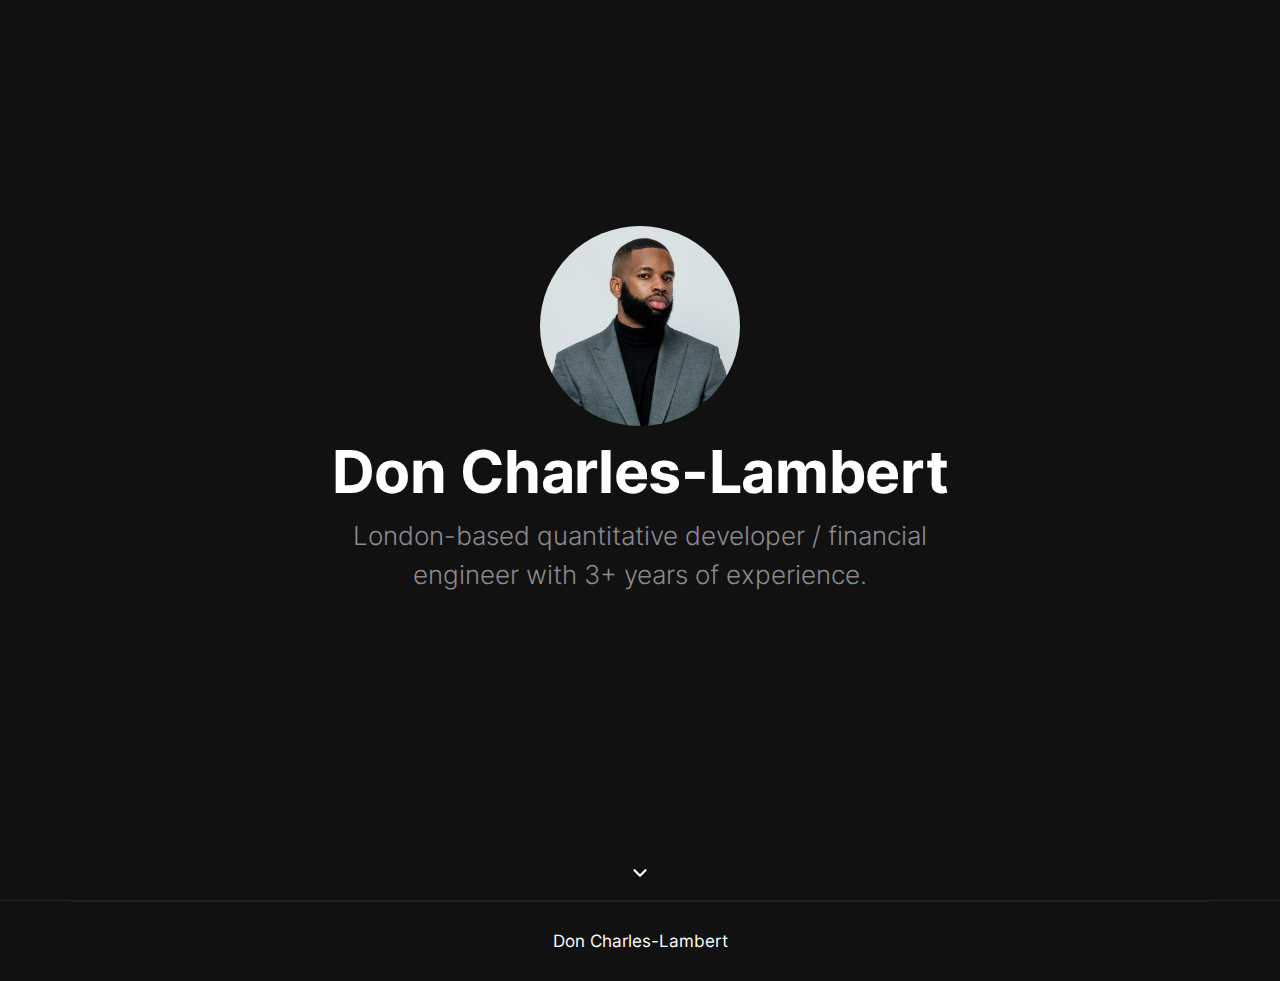
<file: index.html>
<!doctype html>
<html class="h-100 no-scroll" lang="en">

  <head>
      <meta charset="utf-8">
  <meta name="viewport" content="width=device-width,initial-scale=1,shrink-to-fit=no">
  <meta name="description" content="Portfolio website for Don C-L">
  <link rel="apple-touch-icon" href="img/logo.png">
  <link rel="icon" type="image/png" href="img/logo.png">
  <meta name="author" content="Don Charles-Lambert">
  <meta name="HandheldFriendly" content="true">
  <title>Don Charles-Lambert</title>
  <link rel="stylesheet" href="css/theme.css">

   <style>

/* inter-300 - latin */
@font-face {
  font-family: 'Inter';
  font-style: normal;
  font-weight: 300;
  font-display: swap;
  src: local(''),
       url('fonts/inter-v12-latin-300.woff2') format('woff2'), /* Chrome 26+, Opera 23+, Firefox 39+ */
       url('fonts/inter-v12-latin-300.woff') format('woff'); /* Chrome 6+, Firefox 3.6+, IE 9+, Safari 5.1+ */
}

/* inter-400 - latin */
@font-face {
  font-family: 'Inter';
  font-style: normal;
  font-weight: 400;
  font-display: swap;
  src: local(''),
       url('fonts/inter-v12-latin-regular.woff2') format('woff2'), /* Chrome 26+, Opera 23+, Firefox 39+ */
       url('fonts/inter-v12-latin-regular.woff') format('woff'); /* Chrome 6+, Firefox 3.6+, IE 9+, Safari 5.1+ */
}

@font-face {
  font-family: 'Inter';
  font-style: normal;
  font-weight: 500;
  font-display: swap;
  src: local(''),
       url('fonts/inter-v12-latin-500.woff2') format('woff2'), /* Chrome 26+, Opera 23+, Firefox 39+ */
       url('fonts/inter-v12-latin-500.woff') format('woff'); /* Chrome 6+, Firefox 3.6+, IE 9+, Safari 5.1+ */
}
@font-face {
  font-family: 'Inter';
  font-style: normal;
  font-weight: 700;
  font-display: swap;
  src: local(''),
       url('fonts/inter-v12-latin-700.woff2') format('woff2'), /* Chrome 26+, Opera 23+, Firefox 39+ */
       url('fonts/inter-v12-latin-700.woff') format('woff'); /* Chrome 6+, Firefox 3.6+, IE 9+, Safari 5.1+ */
}

</style>


  </head>

  <body class="bg-black text-white mt-0 no-scroll" data-bs-spy="scroll" data-bs-target="#navScroll">

    <main>
      <div class="w-100 vh-100 overflow-hidden position-relative bg-black text-white" data-aos="fade">
        <div id="hero-div" class="container position-relative h-100 px-vw-5 text-center">
          <div class="row d-flex align-items-center justify-content-center py-vh-5">
            <div class="col-12 col-xl-10">
              <img class="hero-img" src="./img/p3.jpg">
              <h1 class="display-huge mt-3 mb-3 lh-1">Don Charles-Lambert</h1>
            </div>
            <div class="col-12 col-xl-8">
              <p class="lead text-secondary">London-based quantitative developer / financial engineer with 3+ years of experience.</p>
            </div>
            <svg id="downArrow" width="22" height="22" viewBox="0 0 24 24" fill="none">
              <path d="M6 9l6 6 6-6" stroke="white" stroke-width="2.4" stroke-linecap="round" stroke-linejoin="round"/>
            </svg>
          </div>
        </div>
      </div>
    </main>

    <footer class="bg-black border-top border-dark">
  <div class="container text-center small py-vh-2 border-top border-dark">Don Charles-Lambert
  </div>
</footer>








<script src="js/bootstrap.bundle.min.js"></script>
<script src="js/aos.js"></script>
<script>
AOS.init({
 duration: 800, // values from 0 to 3000, with step 50ms
});
</script>
<script>
  let scrollpos = window.scrollY
  const header = document.querySelector(".navbar")
  const header_height = header.offsetHeight

  const add_class_on_scroll = () => header.classList.add("scrolled", "shadow-sm")
  const remove_class_on_scroll = () => header.classList.remove("scrolled", "shadow-sm")

  window.addEventListener('scroll', function() {
    scrollpos = window.scrollY;

    if (scrollpos >= header_height) { add_class_on_scroll() }
    else { remove_class_on_scroll() }

    console.log(scrollpos)
  })
</script>

  </body>
</html>
</file>
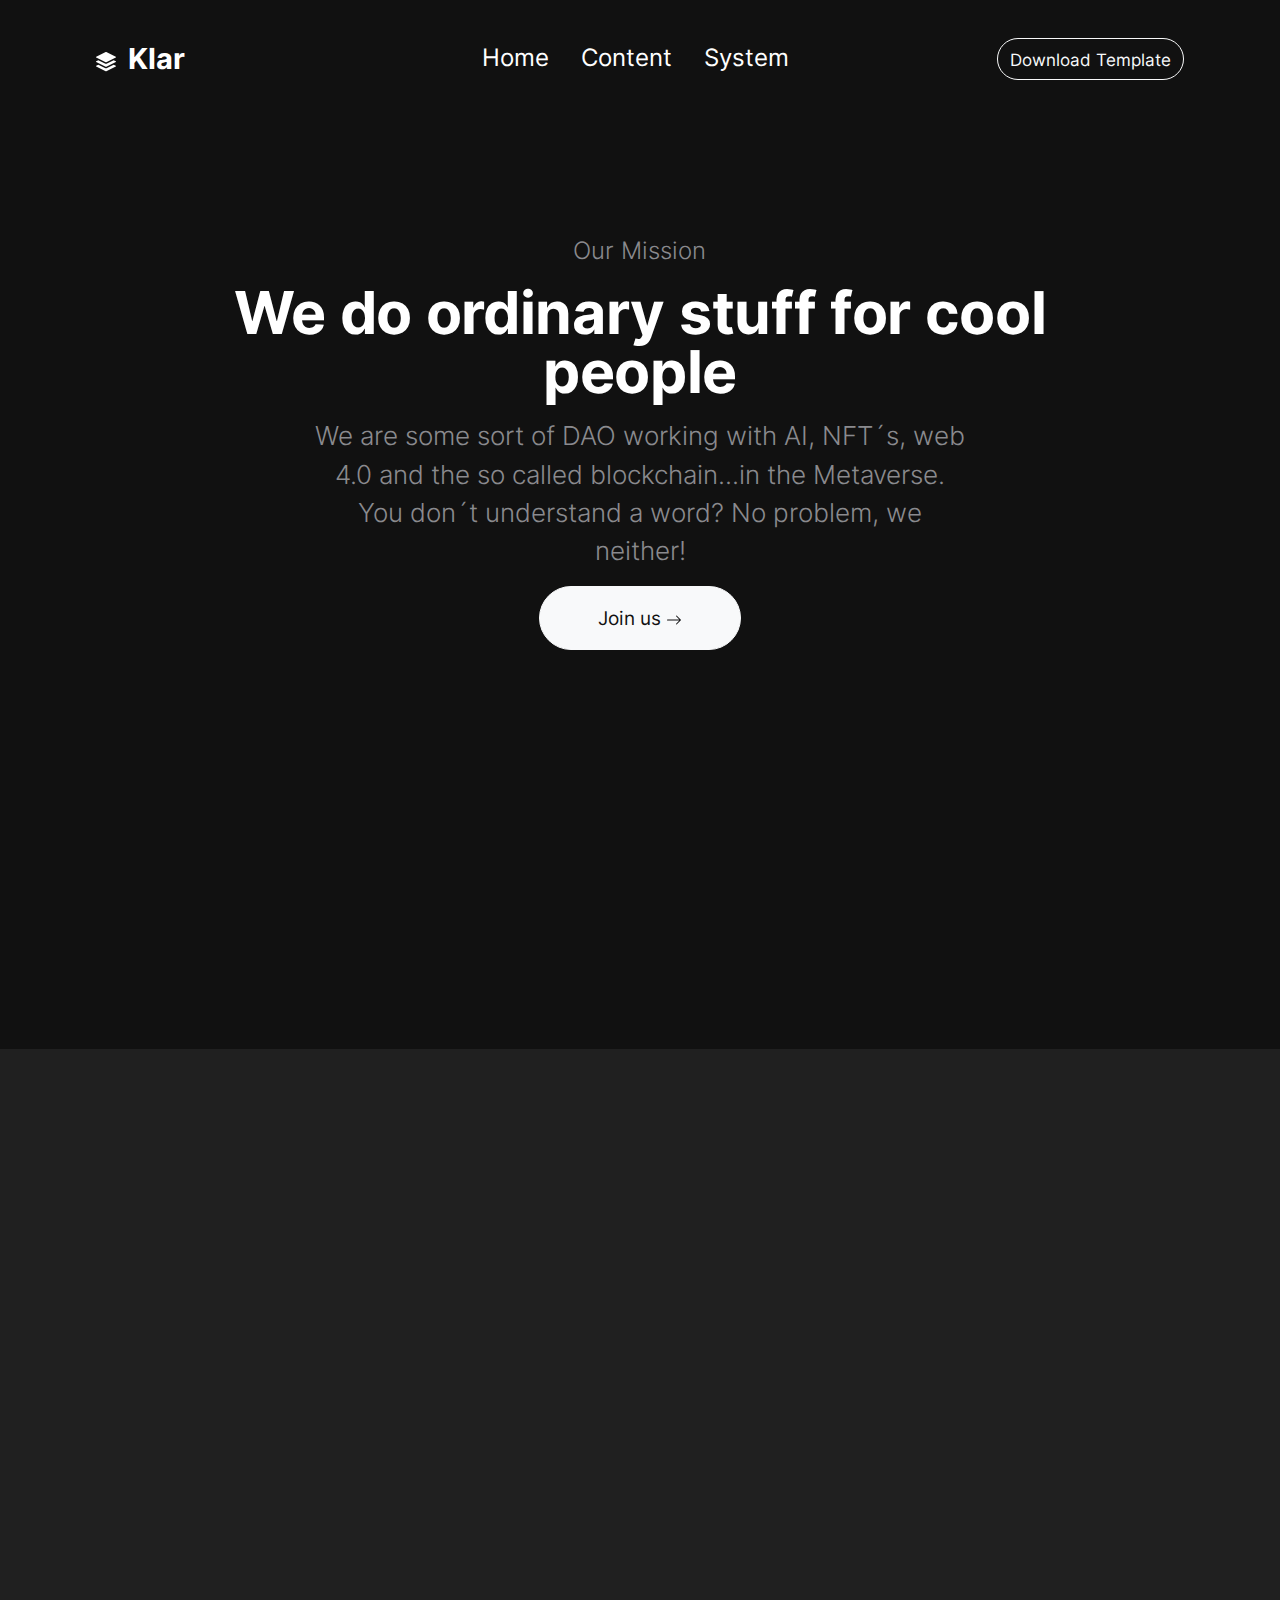
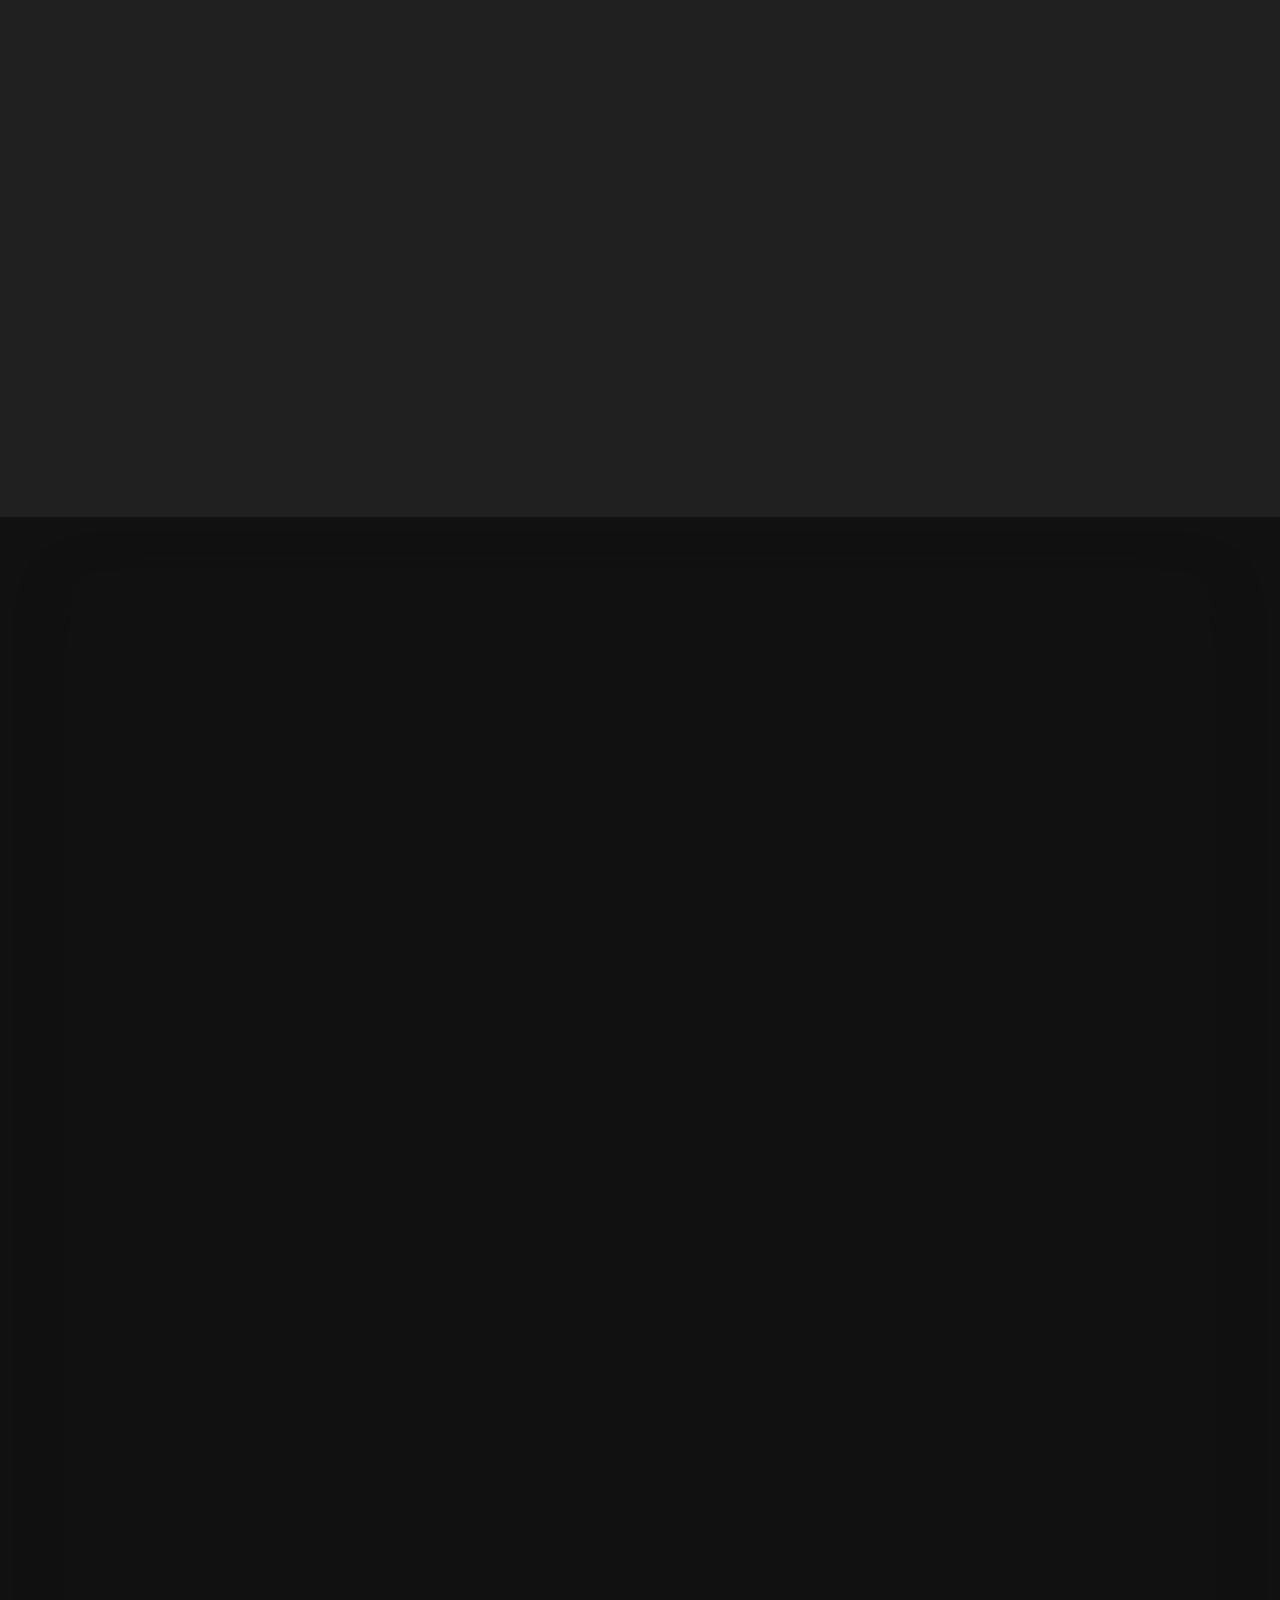
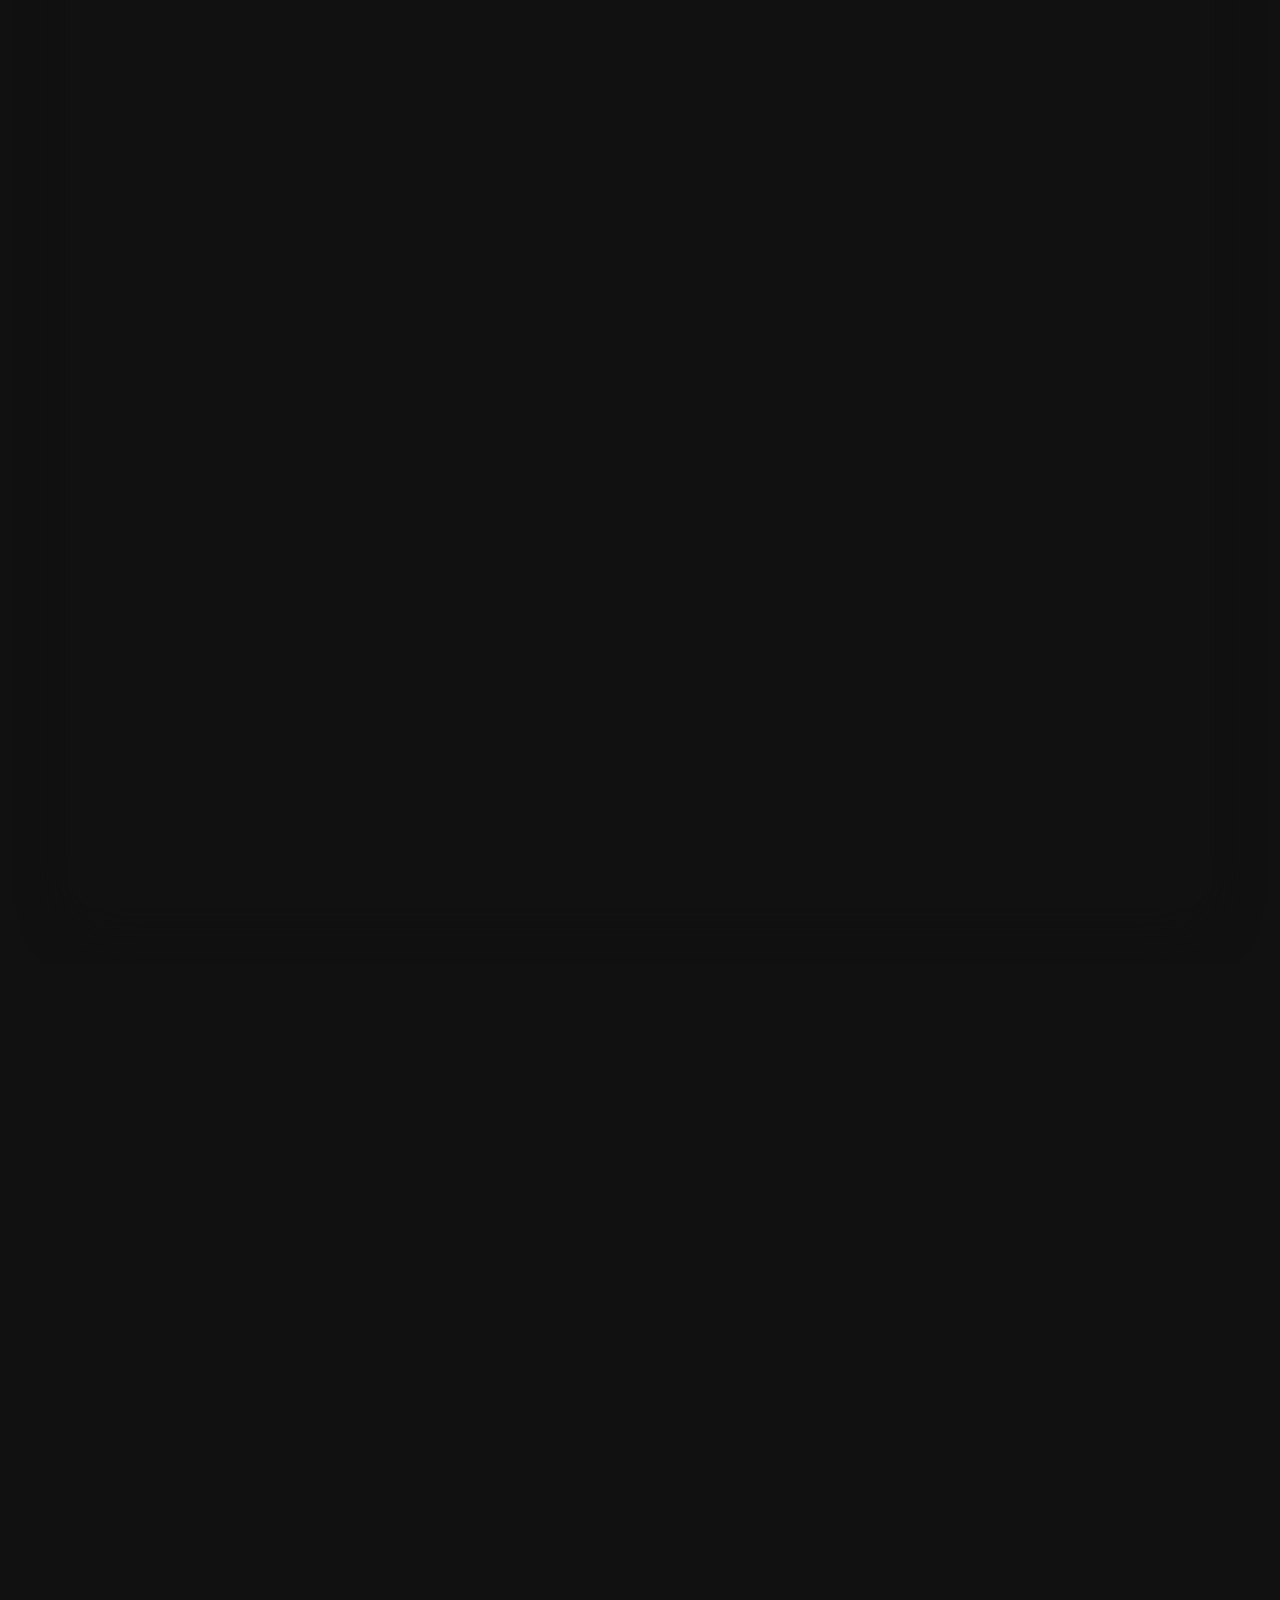
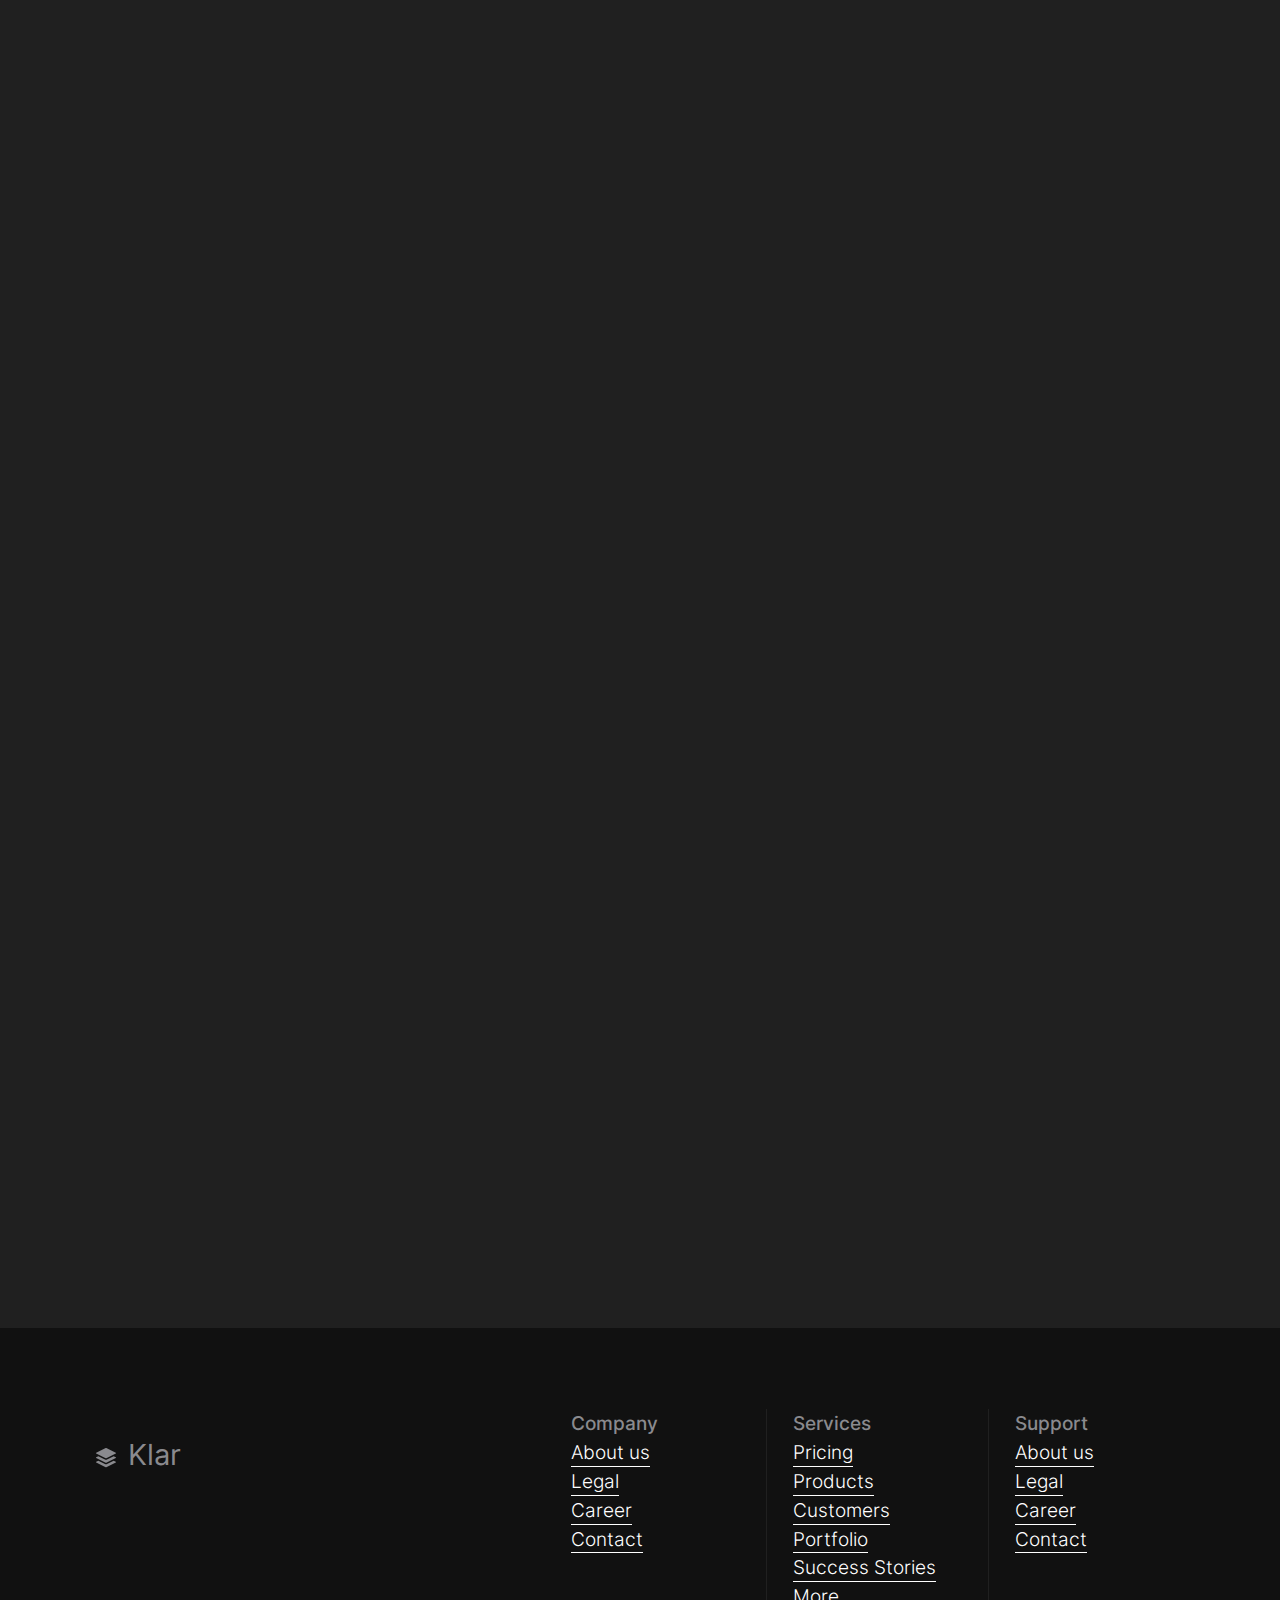
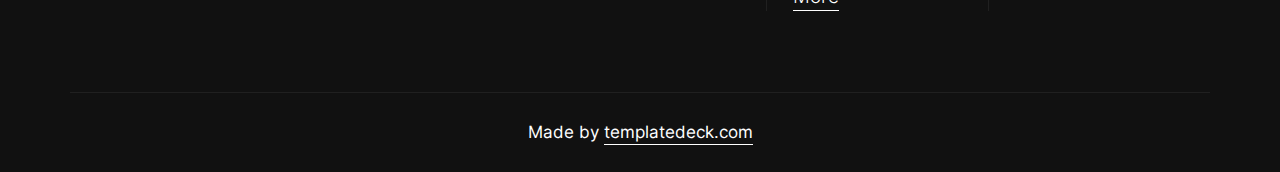
<file: klar/index.html>
<!doctype html>
<html class="h-100" lang="en">

  <head>
      <meta charset="utf-8">
  <meta name="viewport" content="width=device-width,initial-scale=1,shrink-to-fit=no">
  <meta name="description" content="A well made and handcrafted Bootstrap 5 template">
  <link rel="apple-touch-icon" sizes="180x180" href="img/apple-touch-icon.png">
  <link rel="icon" type="image/png" sizes="32x32" href="img/favicon-32x32.png">
  <link rel="icon" type="image/png" sizes="16x16" href="img/favicon-16x16.png">
  <link rel="icon" type="image/png" sizes="96x96" href="img/favicon.png">
  <meta name="author" content="Holger Koenemann">
  <meta name="generator" content="Eleventy v2.0.0">
  <meta name="HandheldFriendly" content="true">
  <title>Klar HTML Template - Frontpage one</title>
  <link rel="stylesheet" href="css/theme.min.css">

   <style>

/* inter-300 - latin */
@font-face {
  font-family: 'Inter';
  font-style: normal;
  font-weight: 300;
  font-display: swap;
  src: local(''),
       url('fonts/inter-v12-latin-300.woff2') format('woff2'), /* Chrome 26+, Opera 23+, Firefox 39+ */
       url('fonts/inter-v12-latin-300.woff') format('woff'); /* Chrome 6+, Firefox 3.6+, IE 9+, Safari 5.1+ */
}

/* inter-400 - latin */
@font-face {
  font-family: 'Inter';
  font-style: normal;
  font-weight: 400;
  font-display: swap;
  src: local(''),
       url('fonts/inter-v12-latin-regular.woff2') format('woff2'), /* Chrome 26+, Opera 23+, Firefox 39+ */
       url('fonts/inter-v12-latin-regular.woff') format('woff'); /* Chrome 6+, Firefox 3.6+, IE 9+, Safari 5.1+ */
}

@font-face {
  font-family: 'Inter';
  font-style: normal;
  font-weight: 500;
  font-display: swap;
  src: local(''),
       url('fonts/inter-v12-latin-500.woff2') format('woff2'), /* Chrome 26+, Opera 23+, Firefox 39+ */
       url('fonts/inter-v12-latin-500.woff') format('woff'); /* Chrome 6+, Firefox 3.6+, IE 9+, Safari 5.1+ */
}
@font-face {
  font-family: 'Inter';
  font-style: normal;
  font-weight: 700;
  font-display: swap;
  src: local(''),
       url('fonts/inter-v12-latin-700.woff2') format('woff2'), /* Chrome 26+, Opera 23+, Firefox 39+ */
       url('fonts/inter-v12-latin-700.woff') format('woff'); /* Chrome 6+, Firefox 3.6+, IE 9+, Safari 5.1+ */
}

</style>


  </head>

  <body class="bg-black text-white mt-0" data-bs-spy="scroll" data-bs-target="#navScroll">

    <nav id="navScroll" class="navbar navbar-dark bg-black fixed-top px-vw-5" tabindex="0">
  <div class="container">
    <a class="navbar-brand pe-md-4 fs-4 col-12 col-md-auto text-center" href="index.html">
  <svg xmlns="http://www.w3.org/2000/svg" width="20" height="20" fill="currentColor" class="bi bi-stack" viewBox="0 0 16 16">
    <path d="m14.12 10.163 1.715.858c.22.11.22.424 0 .534L8.267 15.34a.598.598 0 0 1-.534 0L.165 11.555a.299.299 0 0 1 0-.534l1.716-.858 5.317 2.659c.505.252 1.1.252 1.604 0l5.317-2.66zM7.733.063a.598.598 0 0 1 .534 0l7.568 3.784a.3.3 0 0 1 0 .535L8.267 8.165a.598.598 0 0 1-.534 0L.165 4.382a.299.299 0 0 1 0-.535L7.733.063z"/>
    <path d="m14.12 6.576 1.715.858c.22.11.22.424 0 .534l-7.568 3.784a.598.598 0 0 1-.534 0L.165 7.968a.299.299 0 0 1 0-.534l1.716-.858 5.317 2.659c.505.252 1.1.252 1.604 0l5.317-2.659z"/>
  </svg>
  <span class="ms-md-1 mt-1 fw-bolder me-md-5">Klar</span>
</a>

      <ul class="navbar-nav mx-auto mb-2 mb-lg-0 list-group list-group-horizontal">
      <li class="nav-item">
  <a class="nav-link fs-5" href="index.html" aria-label="Homepage">
    Home
  </a>
</li>
<li class="nav-item">
  <a class="nav-link fs-5" href="content.html" aria-label="A sample content page">
    Content
  </a>
</li>
<li class="nav-item">
  <a class="nav-link fs-5" href="system.html" aria-label="A system message page">
    System
  </a>
</li>

    </ul>
      <a href="https://templatedeck.com/klar-html-template.html" aria-label="Download this template" class="btn btn-outline-light">
        <small>Download Template</small>
      </a>
</div>
</nav>

    <main>
      <div class="w-100 overflow-hidden position-relative bg-black text-white" data-aos="fade">
  <div class="position-absolute w-100 h-100 bg-black opacity-75 top-0 start-0"></div>
  <div class="container py-vh-4 position-relative mt-5 px-vw-5 text-center">
  <div class="row d-flex align-items-center justify-content-center py-vh-5">
    <div class="col-12 col-xl-10">
      <span class="h5 text-secondary fw-lighter">Our Mission</span>
      <h1 class="display-huge mt-3 mb-3 lh-1">We do ordinary stuff for cool people</h1>
    </div>
    <div class="col-12 col-xl-8">
      <p class="lead text-secondary">We are some sort of DAO working with AI, NFT´s, web 4.0 and the so called blockchain...in the Metaverse. You don´t understand a word? No problem, we neither!</p>
    </div>
    <div class="col-12 text-center">
      <a href="#" class="btn btn-xl btn-light">Join us
        <svg xmlns="http://www.w3.org/2000/svg" width="16" height="16" fill="currentColor" class="bi bi-arrow-right" viewBox="0 0 16 16">
  <path fill-rule="evenodd" d="M1 8a.5.5 0 0 1 .5-.5h11.793l-3.147-3.146a.5.5 0 0 1 .708-.708l4 4a.5.5 0 0 1 0 .708l-4 4a.5.5 0 0 1-.708-.708L13.293 8.5H1.5A.5.5 0 0 1 1 8z"/>
</svg>
</a>
    </div>
  </div>
</div>

</div>

<div class="w-100 position-relative bg-black text-white bg-cover d-flex align-items-center">
  <div class="container-fluid px-vw-5">
    <div class="position-absolute w-100 h-50 bg-dark bottom-0 start-0"></div>
    <div class="row d-flex align-items-center position-relative justify-content-center px-0 g-5">
      <div class="col-12 col-lg-6">
        <img src="img/webp/abstract18.webp" width="2280" height="1732" alt="abstract image" class="img-fluid position-relative rounded-5 shadow" data-aos="fade-up">
      </div>
      <div class="col-12 col-md-6 col-lg-3">
        <img src="img/webp/abstract6.webp" width="1116" height="1578" alt="abstract image" class="img-fluid position-relative rounded-5 shadow" data-aos="fade-up" data-aos-duration="2000">
      </div>
      <div class="col-12 col-md-6 col-lg-3">
        <img src="img/webp/abstract9.webp" width="1116" height="848" alt="abstract image" class="img-fluid position-relative rounded-5 shadow" data-aos="fade-up" data-aos-duration="3000">
      </div>
    </div>
  </div>
</div>
<div class="bg-dark">
  <div class="container px-vw-5 py-vh-5">
    <div class="row d-flex align-items-center">
      <div class="col-12 col-lg-7 text-lg-end" data-aos="fade-right">
        <span class="h5 text-secondary fw-lighter">What we do</span>
        <h2 class="display-4">Lorem ipsum dolor sit amet, consetetur sadipscing elitr, sed diam nonumy eirmod tempor invidunt ut labore et dolore magna aliquyam erat, sed diam voluptua.</h2>
      </div>
      <div class="col-12 col-lg-5" data-aos="fade-left">
        <h3 class="pt-5">Product Design & Strategy</h3>
        <p class="text-secondary">Lorem ipsum dolor sit amet, consetetur sadipscing elitr, sed diam nonumy eirmod tempor invidunt ut labore et dolore magna aliquyam erat, sed diam voluptua.<br>
          <a href="#" class="link-fancy link-fancy-light me-2">Tell me more</a>
          <svg xmlns="http://www.w3.org/2000/svg" width="24" height="24" fill="currentColor" class="bi bi-arrow-right-circle" viewBox="0 0 16 16">
  <path fill-rule="evenodd" d="M1 8a7 7 0 1 0 14 0A7 7 0 0 0 1 8zm15 0A8 8 0 1 1 0 8a8 8 0 0 1 16 0zM4.5 7.5a.5.5 0 0 0 0 1h5.793l-2.147 2.146a.5.5 0 0 0 .708.708l3-3a.5.5 0 0 0 0-.708l-3-3a.5.5 0 1 0-.708.708L10.293 7.5H4.5z"/>
</svg>
</p>
        <h3 class="border-top border-secondary pt-5 mt-5">Development & Engineering</h3>
        <p class="text-secondary">Lorem ipsum dolor sit amet, consetetur sadipscing elitr, sed diam nonumy eirmod tempor invidunt ut labore et dolore magna aliquyam erat, sed diam voluptua.<br>
          <a href="#" class="link-fancy link-fancy-light me-2">Tell me more</a>
          <svg xmlns="http://www.w3.org/2000/svg" width="24" height="24" fill="currentColor" class="bi bi-arrow-right-circle" viewBox="0 0 16 16">
  <path fill-rule="evenodd" d="M1 8a7 7 0 1 0 14 0A7 7 0 0 0 1 8zm15 0A8 8 0 1 1 0 8a8 8 0 0 1 16 0zM4.5 7.5a.5.5 0 0 0 0 1h5.793l-2.147 2.146a.5.5 0 0 0 .708.708l3-3a.5.5 0 0 0 0-.708l-3-3a.5.5 0 1 0-.708.708L10.293 7.5H4.5z"/>
</svg>
</p>
      </div>
    </div>
  </div>
</div>

<div class="bg-black py-vh-3">
  <div class="container bg-black px-vw-5 py-vh-3 rounded-5 shadow">

  <div class="row gx-5">
    <div class="col-12 col-md-6">
      <div class="card bg-transparent mb-5" data-aos="zoom-in-up">
        <div class="bg-dark shadow rounded-5 p-0">
          <img src="img/webp/abstract3.webp" width="582" height="327" alt="abstract image" class="img-fluid rounded-5 no-bottom-radius" loading="lazy">
          <div class="p-5">
            <h2 class="fw-lighter">Ipsum dolor est</h2>
            <p class="pb-4 text-secondary">Lorem ipsum dolor sit amet, consetetur sadipscing elitr, sed diam nonumy eirmod tempor invidunt ut labore et dolore magna aliquyam erat.</p>
            <a href="#" class="link-fancy link-fancy-light">Read more</a>
          </div>
        </div>
      </div>

      <div class="card bg-transparent" data-aos="zoom-in-up">
        <div class="bg-dark shadow rounded-5 p-0">
          <img src="img/webp/abstract2.webp" width="582" height="442" alt="abstract image" class="img-fluid rounded-5 no-bottom-radius" loading="lazy">
          <div class="p-5">
            <h2 class="fw-lighter">Ipsum dolor est</h2>
            <p class="pb-4 text-secondary">Lorem ipsum dolor sit amet, consetetur sadipscing elitr, sed diam nonumy eirmod tempor invidunt ut labore et dolore magna aliquyam erat.</p>
            <a href="#" class="link-fancy link-fancy-light">Read more</a>
          </div>
        </div>
      </div>
    </div>
    <div class="col-12 col-md-6">
      <div class="p-5 pt-0 mt-5" data-aos="fade">
        <span class="h5 text-secondary fw-lighter">What we don´t know</span>
        <h2 class="display-4">There is a lot we don´t know. Here is a small sneak peek</h2>
      </div>
      <div class="card bg-transparent mb-5 mt-5" data-aos="zoom-in-up">
        <div class="bg-dark shadow rounded-5 p-0">
          <img src="img/webp/abstract17.webp" width="582" height="390" alt="abstract image" class="img-fluid rounded-5 no-bottom-radius" loading="lazy">
          <div class="p-5">
            <h2 class="fw-lighter">Ipsum dolor est</h2>
            <p class="pb-4 text-secondary">Lorem ipsum dolor sit amet, consetetur sadipscing elitr, sed diam nonumy eirmod tempor invidunt ut labore et dolore magna aliquyam erat.</p>
            <a href="#" class="link-fancy link-fancy-light">Read more</a>
          </div>
        </div>
      </div>

      <div class="card bg-transparent" data-aos="zoom-in-up">
        <div class="bg-dark shadow rounded-5 p-0">
          <img src="img/webp/abstract4.webp" width="582" height="327" alt="abstract image" class="img-fluid rounded-5 no-bottom-radius" loading="lazy">
          <div class="p-5">
            <h2 class="fw-lighter">Ipsum dolor est</h2>
            <p class="pb-4 text-secondary">Lorem ipsum dolor sit amet, consetetur sadipscing elitr, sed diam nonumy eirmod tempor invidunt ut labore et dolore magna aliquyam erat.</p>
            <a href="#" class="link-fancy link-fancy-light">Read more</a>
          </div>
        </div>
      </div>
    </div>
  </div>

</div>

</div>

<div class="bg-black">
<div class="container px-vw-5 py-vh-5">
  <div class="row d-flex align-items-center">
    <div class="col-12 col-lg-5 text-center text-lg-end" data-aos="zoom-in-right">
      <span class="h5 text-secondary fw-lighter">What we charge</span>
      <h2 class="display-4">You get all our knowledge for one simple price</h2>
    </div>
    <div class="col-12 col-lg-7 bg-dark rounded-5 py-vh-3 text-center my-5" data-aos="zoom-in-up">
      <h2 class="display-huge mb-5">
        <span class="fs-4 me-2 fw-light">$</span><span class="border-bottom border-5">499</span><span class="fs-6 fw-light">/day</span></h2>
      <p class="lead text-secondary">Lorem ipsum dolor sit amet, consectetur adipisicing elit, sed do eiusmod tempor incididunt ut labore et dolore magna aliqua. Ut enim ad minim veniam, quis nostrud exercitation ullamco laboris nisi ut aliquip ex ea commodo consequat.</p>
      <a href="#" class="btn btn-xl btn-light">Sign up
        <svg xmlns="http://www.w3.org/2000/svg" width="16" height="16" fill="currentColor" class="bi bi-arrow-right" viewBox="0 0 16 16">
  <path fill-rule="evenodd" d="M1 8a.5.5 0 0 1 .5-.5h11.793l-3.147-3.146a.5.5 0 0 1 .708-.708l4 4a.5.5 0 0 1 0 .708l-4 4a.5.5 0 0 1-.708-.708L13.293 8.5H1.5A.5.5 0 0 1 1 8z"/>
</svg>
</a>
    </div>
  </div>
</div>

</div>
<div class="container-fluid px-vw-5 position-relative" data-aos="fade">
<div class="position-absolute w-100 h-50 bg-black top-0 start-0"></div>
<div class="position-relative py-vh-5 bg-cover bg-center rounded-5" style="background-image: url(img/webp/abstract12.webp)">
  <div class="container bg-black px-vw-5 py-vh-3 rounded-5 shadow">
  <div class="row d-flex align-items-center">

  <div class="col-6 d-flex align-items-center bg-dark shadow rounded-5 p-0" data-aos="zoom-in-up">
    <div class="row d-flex justify-content-center">
      <div class="col-12">
    <img src="img/webp/person103.webp" width="684" height="457" alt="our CEO with some nice numbers" class="img-fluid rounded-5" loading="lazy">
  </div>
  <div class="col-12 col-lg-10 col-xl-8 text-center my-5">
    <p class="lead border-bottom pb-4 border-secondary">"Lorem ipsum dolor sit amet, consetetur sadipscing elitr, sed diam nonumy eirmod tempor invidunt ut labore et dolore magna aliquyam erat, sed diam voluptua. At vero eos et accusam et justo duo dolores et ea rebum. Stet clita kasd gubergren, no sea takimata sanctus est Lorem ipsum dolor sit amet."</p>
    <p class="text-secondary text-center">Jane Doe, CEO</p>
</div>
</div>
</div>
  <div class="col-5 offset-1">
    <span class="h5 text-secondary fw-lighter">The numbers</span>
    <h2 class="display-huge fw-bolder" data-aos="zoom-in-left">+400</h2>
<p class="h4 fw-lighter text-secondary">
    Lorem ipsum dolor sit amet, consetetur sadipscing elitr.
</p>

<h2 class="display-huge fw-bolder border-top border-secondary pt-5 mt-5" data-aos="zoom-in-left">78.981</h2>
<p class="h4 fw-lighter text-secondary">
Lorem ipsum dolor sit amet, consetetur sadipscing elitr.
</p>
<h2 class="display-huge fw-bolder border-top border-secondary pt-5 mt-5" data-aos="zoom-in-left">98%</h2>
<p class="h4 fw-lighter text-secondary">
Lorem ipsum dolor sit amet, consetetur sadipscing elitr.
</p>
</div>
  </div>
</div>

</div>
</div>
<div class="bg-dark py-vh-5">
<div class="container px-vw-5">
  <div class="row d-flex gx-5 align-items-center">
    <div class="col-12 col-lg-6">
      <div class="rounded-5 bg-black p-5 shadow" data-aos="zoom-in-right">
        <div class="fs-1">
          <svg xmlns="http://www.w3.org/2000/svg" width="16" height="16" fill="currentColor" class="bi bi-star-fill" viewBox="0 0 16 16">
  <path d="M3.612 15.443c-.386.198-.824-.149-.746-.592l.83-4.73L.173 6.765c-.329-.314-.158-.888.283-.95l4.898-.696L7.538.792c.197-.39.73-.39.927 0l2.184 4.327 4.898.696c.441.062.612.636.282.95l-3.522 3.356.83 4.73c.078.443-.36.79-.746.592L8 13.187l-4.389 2.256z"/>
</svg>


          <svg xmlns="http://www.w3.org/2000/svg" width="16" height="16" fill="currentColor" class="bi bi-star-fill" viewBox="0 0 16 16">
  <path d="M3.612 15.443c-.386.198-.824-.149-.746-.592l.83-4.73L.173 6.765c-.329-.314-.158-.888.283-.95l4.898-.696L7.538.792c.197-.39.73-.39.927 0l2.184 4.327 4.898.696c.441.062.612.636.282.95l-3.522 3.356.83 4.73c.078.443-.36.79-.746.592L8 13.187l-4.389 2.256z"/>
</svg>


          <svg xmlns="http://www.w3.org/2000/svg" width="16" height="16" fill="currentColor" class="bi bi-star-fill" viewBox="0 0 16 16">
  <path d="M3.612 15.443c-.386.198-.824-.149-.746-.592l.83-4.73L.173 6.765c-.329-.314-.158-.888.283-.95l4.898-.696L7.538.792c.197-.39.73-.39.927 0l2.184 4.327 4.898.696c.441.062.612.636.282.95l-3.522 3.356.83 4.73c.078.443-.36.79-.746.592L8 13.187l-4.389 2.256z"/>
</svg>


          <svg xmlns="http://www.w3.org/2000/svg" width="16" height="16" fill="currentColor" class="bi bi-star-fill" viewBox="0 0 16 16">
  <path d="M3.612 15.443c-.386.198-.824-.149-.746-.592l.83-4.73L.173 6.765c-.329-.314-.158-.888.283-.95l4.898-.696L7.538.792c.197-.39.73-.39.927 0l2.184 4.327 4.898.696c.441.062.612.636.282.95l-3.522 3.356.83 4.73c.078.443-.36.79-.746.592L8 13.187l-4.389 2.256z"/>
</svg>


          <svg xmlns="http://www.w3.org/2000/svg" width="16" height="16" fill="currentColor" class="bi bi-star-fill" viewBox="0 0 16 16">
  <path d="M3.612 15.443c-.386.198-.824-.149-.746-.592l.83-4.73L.173 6.765c-.329-.314-.158-.888.283-.95l4.898-.696L7.538.792c.197-.39.73-.39.927 0l2.184 4.327 4.898.696c.441.062.612.636.282.95l-3.522 3.356.83 4.73c.078.443-.36.79-.746.592L8 13.187l-4.389 2.256z"/>
</svg>


        </div>
        <p class="text-secondary lead">"Lorem ipsum dolor sit amet, consectetur tempor incididunt ut labore et dolore magna aliqua ullamco laboris nisi ut aliquip ex ea commodo consequat."</p>
        <div class="d-flex justify-content-start align-items-center border-top border-secondary pt-3">
          <img src="img/webp/person14.webp" width="96" height="96" class="rounded-circle me-3" alt="a nice person" data-aos="fade" loading="lazy">
          <div>
            <span class="h6 fw-5">Jane Doemunsky</span><br>
            <small class="text-secondary">COO, The Boo Corp.</small>
          </div>
        </div>
      </div>
      <div class="rounded-5 bg-black p-5 shadow mt-5" data-aos="zoom-in-right">
        <div class="fs-1">
          <svg xmlns="http://www.w3.org/2000/svg" width="16" height="16" fill="currentColor" class="bi bi-star-fill" viewBox="0 0 16 16">
  <path d="M3.612 15.443c-.386.198-.824-.149-.746-.592l.83-4.73L.173 6.765c-.329-.314-.158-.888.283-.95l4.898-.696L7.538.792c.197-.39.73-.39.927 0l2.184 4.327 4.898.696c.441.062.612.636.282.95l-3.522 3.356.83 4.73c.078.443-.36.79-.746.592L8 13.187l-4.389 2.256z"/>
</svg>


          <svg xmlns="http://www.w3.org/2000/svg" width="16" height="16" fill="currentColor" class="bi bi-star-fill" viewBox="0 0 16 16">
  <path d="M3.612 15.443c-.386.198-.824-.149-.746-.592l.83-4.73L.173 6.765c-.329-.314-.158-.888.283-.95l4.898-.696L7.538.792c.197-.39.73-.39.927 0l2.184 4.327 4.898.696c.441.062.612.636.282.95l-3.522 3.356.83 4.73c.078.443-.36.79-.746.592L8 13.187l-4.389 2.256z"/>
</svg>


          <svg xmlns="http://www.w3.org/2000/svg" width="16" height="16" fill="currentColor" class="bi bi-star-fill" viewBox="0 0 16 16">
  <path d="M3.612 15.443c-.386.198-.824-.149-.746-.592l.83-4.73L.173 6.765c-.329-.314-.158-.888.283-.95l4.898-.696L7.538.792c.197-.39.73-.39.927 0l2.184 4.327 4.898.696c.441.062.612.636.282.95l-3.522 3.356.83 4.73c.078.443-.36.79-.746.592L8 13.187l-4.389 2.256z"/>
</svg>


          <svg xmlns="http://www.w3.org/2000/svg" width="16" height="16" fill="currentColor" class="bi bi-star-fill" viewBox="0 0 16 16">
  <path d="M3.612 15.443c-.386.198-.824-.149-.746-.592l.83-4.73L.173 6.765c-.329-.314-.158-.888.283-.95l4.898-.696L7.538.792c.197-.39.73-.39.927 0l2.184 4.327 4.898.696c.441.062.612.636.282.95l-3.522 3.356.83 4.73c.078.443-.36.79-.746.592L8 13.187l-4.389 2.256z"/>
</svg>


          <svg xmlns="http://www.w3.org/2000/svg" width="16" height="16" fill="currentColor" class="bi bi-star-half" viewBox="0 0 16 16">
  <path d="M5.354 5.119 7.538.792A.516.516 0 0 1 8 .5c.183 0 .366.097.465.292l2.184 4.327 4.898.696A.537.537 0 0 1 16 6.32a.548.548 0 0 1-.17.445l-3.523 3.356.83 4.73c.078.443-.36.79-.746.592L8 13.187l-4.389 2.256a.52.52 0 0 1-.146.05c-.342.06-.668-.254-.6-.642l.83-4.73L.173 6.765a.55.55 0 0 1-.172-.403.58.58 0 0 1 .085-.302.513.513 0 0 1 .37-.245l4.898-.696zM8 12.027a.5.5 0 0 1 .232.056l3.686 1.894-.694-3.957a.565.565 0 0 1 .162-.505l2.907-2.77-4.052-.576a.525.525 0 0 1-.393-.288L8.001 2.223 8 2.226v9.8z"/>
</svg>

        </div>
        <p class="text-secondary lead">"Lorem ipsum dolor sit amet, consectetur tempor incididunt ut labore et dolore magna aliqua. Ut enim ad minim veniam. quis nostrud exercitation ullamco laboris nisi ut aliquip ex ea commodo consequat."</p>
        <div class="d-flex justify-content-start align-items-center border-top border-secondary pt-3">
          <img src="img/webp/person13.webp" width="96" height="96" class="rounded-circle me-3" alt="a nice person" data-aos="fade" loading="lazy">
          <div>
            <span class="h6 fw-5">Jane Doemunsky</span><br>
            <small class="text-secondary">COO, The Boo Corp.</small>
          </div>
        </div>
      </div>

    </div>
    <div class="col-12 col-lg-6">
      <div class="p-5 pt-0" data-aos="fade">
        <span class="h5 text-secondary fw-lighter">What others have to say</span>
        <h2 class="display-4">Invidunt ut labore et dolore magna aliquyam erat.</h2>
      </div>
      <div class="rounded-5 bg-black p-5 shadow mt-5 gradient" data-aos="zoom-in-left">
        <div class="fs-1">
          <svg xmlns="http://www.w3.org/2000/svg" width="16" height="16" fill="currentColor" class="bi bi-star-fill" viewBox="0 0 16 16">
  <path d="M3.612 15.443c-.386.198-.824-.149-.746-.592l.83-4.73L.173 6.765c-.329-.314-.158-.888.283-.95l4.898-.696L7.538.792c.197-.39.73-.39.927 0l2.184 4.327 4.898.696c.441.062.612.636.282.95l-3.522 3.356.83 4.73c.078.443-.36.79-.746.592L8 13.187l-4.389 2.256z"/>
</svg>


          <svg xmlns="http://www.w3.org/2000/svg" width="16" height="16" fill="currentColor" class="bi bi-star-fill" viewBox="0 0 16 16">
  <path d="M3.612 15.443c-.386.198-.824-.149-.746-.592l.83-4.73L.173 6.765c-.329-.314-.158-.888.283-.95l4.898-.696L7.538.792c.197-.39.73-.39.927 0l2.184 4.327 4.898.696c.441.062.612.636.282.95l-3.522 3.356.83 4.73c.078.443-.36.79-.746.592L8 13.187l-4.389 2.256z"/>
</svg>


          <svg xmlns="http://www.w3.org/2000/svg" width="16" height="16" fill="currentColor" class="bi bi-star-fill" viewBox="0 0 16 16">
  <path d="M3.612 15.443c-.386.198-.824-.149-.746-.592l.83-4.73L.173 6.765c-.329-.314-.158-.888.283-.95l4.898-.696L7.538.792c.197-.39.73-.39.927 0l2.184 4.327 4.898.696c.441.062.612.636.282.95l-3.522 3.356.83 4.73c.078.443-.36.79-.746.592L8 13.187l-4.389 2.256z"/>
</svg>


          <svg xmlns="http://www.w3.org/2000/svg" width="16" height="16" fill="currentColor" class="bi bi-star-fill" viewBox="0 0 16 16">
  <path d="M3.612 15.443c-.386.198-.824-.149-.746-.592l.83-4.73L.173 6.765c-.329-.314-.158-.888.283-.95l4.898-.696L7.538.792c.197-.39.73-.39.927 0l2.184 4.327 4.898.696c.441.062.612.636.282.95l-3.522 3.356.83 4.73c.078.443-.36.79-.746.592L8 13.187l-4.389 2.256z"/>
</svg>


          <svg xmlns="http://www.w3.org/2000/svg" width="16" height="16" fill="currentColor" class="bi bi-star-fill" viewBox="0 0 16 16">
  <path d="M3.612 15.443c-.386.198-.824-.149-.746-.592l.83-4.73L.173 6.765c-.329-.314-.158-.888.283-.95l4.898-.696L7.538.792c.197-.39.73-.39.927 0l2.184 4.327 4.898.696c.441.062.612.636.282.95l-3.522 3.356.83 4.73c.078.443-.36.79-.746.592L8 13.187l-4.389 2.256z"/>
</svg>


        </div>
        <p class="lead">"Consectetur adipisicing elit, sed do eiusmod tempor incididunt ut labore et dolore magna aliqua. Ut enim ad minim veniam, quis nostrud exercitation ullamco laboris nisi ut aliquip ex ea commodo consequat."</p>
        <div class="d-flex justify-content-start align-items-center border-top pt-3">
          <img src="img/webp/person16.webp" width="96" height="96" class="rounded-circle me-3" alt="a nice person" data-aos="fade" loading="lazy">
          <div>
            <span class="h6 fw-5">Jane Doemunsky</span><br>
            <small>COO, The Boo Corp.</small>
          </div>
        </div>
      </div>
    </div>
  </div>
</div>

</div>

    </main>

    <footer class="bg-black border-top border-dark">
  <div class="container py-vh-4 text-secondary fw-lighter">
    <div class="row">
      <div class="col-12 col-lg-5 py-4 text-center text-lg-start">
            <a class="navbar-brand pe-md-4 fs-4 col-12 col-md-auto text-center" href="index.html">
  <svg xmlns="http://www.w3.org/2000/svg" width="20" height="20" fill="currentColor" class="bi bi-stack" viewBox="0 0 16 16">
    <path d="m14.12 10.163 1.715.858c.22.11.22.424 0 .534L8.267 15.34a.598.598 0 0 1-.534 0L.165 11.555a.299.299 0 0 1 0-.534l1.716-.858 5.317 2.659c.505.252 1.1.252 1.604 0l5.317-2.66zM7.733.063a.598.598 0 0 1 .534 0l7.568 3.784a.3.3 0 0 1 0 .535L8.267 8.165a.598.598 0 0 1-.534 0L.165 4.382a.299.299 0 0 1 0-.535L7.733.063z"/>
    <path d="m14.12 6.576 1.715.858c.22.11.22.424 0 .534l-7.568 3.784a.598.598 0 0 1-.534 0L.165 7.968a.299.299 0 0 1 0-.534l1.716-.858 5.317 2.659c.505.252 1.1.252 1.604 0l5.317-2.659z"/>
  </svg>
  <span class="ms-md-1 mt-1 fw-bolder me-md-5">Klar</span>
</a>

      </div>
      <div class="col border-end border-dark">
        <span class="h6">Company</span>
<ul class="nav flex-column">
  <li class="nav-item">
    <a href="#" class="link-fancy link-fancy-light">About us</a>
  </li>
  <li class="nav-item">
    <a href="#" class="link-fancy link-fancy-light">Legal</a>
  </li>

  <li class="nav-item">
    <a href="#" class="link-fancy link-fancy-light">Career</a>
  </li>
  <li class="nav-item">
    <a href="#" class="link-fancy link-fancy-light">Contact</a>
  </li>
</ul>
      </div>
      <div class="col border-end border-dark">
                <span class="h6">Services</span>
                <ul class="nav flex-column">
                  <li class="nav-item">
                    <a href="#" class="link-fancy link-fancy-light">Pricing</a>
                  </li>
                  <li class="nav-item">
                    <a href="#" class="link-fancy link-fancy-light">Products</a>
                  </li>

                  <li class="nav-item">
                    <a href="#" class="link-fancy link-fancy-light">Customers</a>
                  </li>
                  <li class="nav-item">
                    <a href="#" class="link-fancy link-fancy-light">Portfolio</a>
                  </li>
                  <li class="nav-item">
                    <a href="#" class="link-fancy link-fancy-light">Success Stories</a>
                  </li>
                  <li class="nav-item">
                    <a href="#" class="link-fancy link-fancy-light">More</a>
                  </li>
                </ul>
      </div>
      <div class="col">
                <span class="h6">Support</span>
                <ul class="nav flex-column">
                  <li class="nav-item">
                    <a href="#" class="link-fancy link-fancy-light">About us</a>
                  </li>
                  <li class="nav-item">
                    <a href="#" class="link-fancy link-fancy-light">Legal</a>
                  </li>

                  <li class="nav-item">
                    <a href="#" class="link-fancy link-fancy-light">Career</a>
                  </li>
                  <li class="nav-item">
                    <a href="#" class="link-fancy link-fancy-light">Contact</a>
                  </li>
                </ul>
      </div>
    </div>
  </div>
  <div class="container text-center small py-vh-2 border-top border-dark">Made by
    <a href="https://templatedeck.com" class="link-fancy link-fancy-light" target="_blank">templatedeck.com</a>
  </div>
</footer>








<script src="js/bootstrap.bundle.min.js"></script>
<script src="js/aos.js"></script>
<script>
AOS.init({
 duration: 800, // values from 0 to 3000, with step 50ms
});
</script>
<script>
  let scrollpos = window.scrollY
  const header = document.querySelector(".navbar")
  const header_height = header.offsetHeight

  const add_class_on_scroll = () => header.classList.add("scrolled", "shadow-sm")
  const remove_class_on_scroll = () => header.classList.remove("scrolled", "shadow-sm")

  window.addEventListener('scroll', function() {
    scrollpos = window.scrollY;

    if (scrollpos >= header_height) { add_class_on_scroll() }
    else { remove_class_on_scroll() }

    console.log(scrollpos)
  })
</script>

  </body>
</html>
</file>
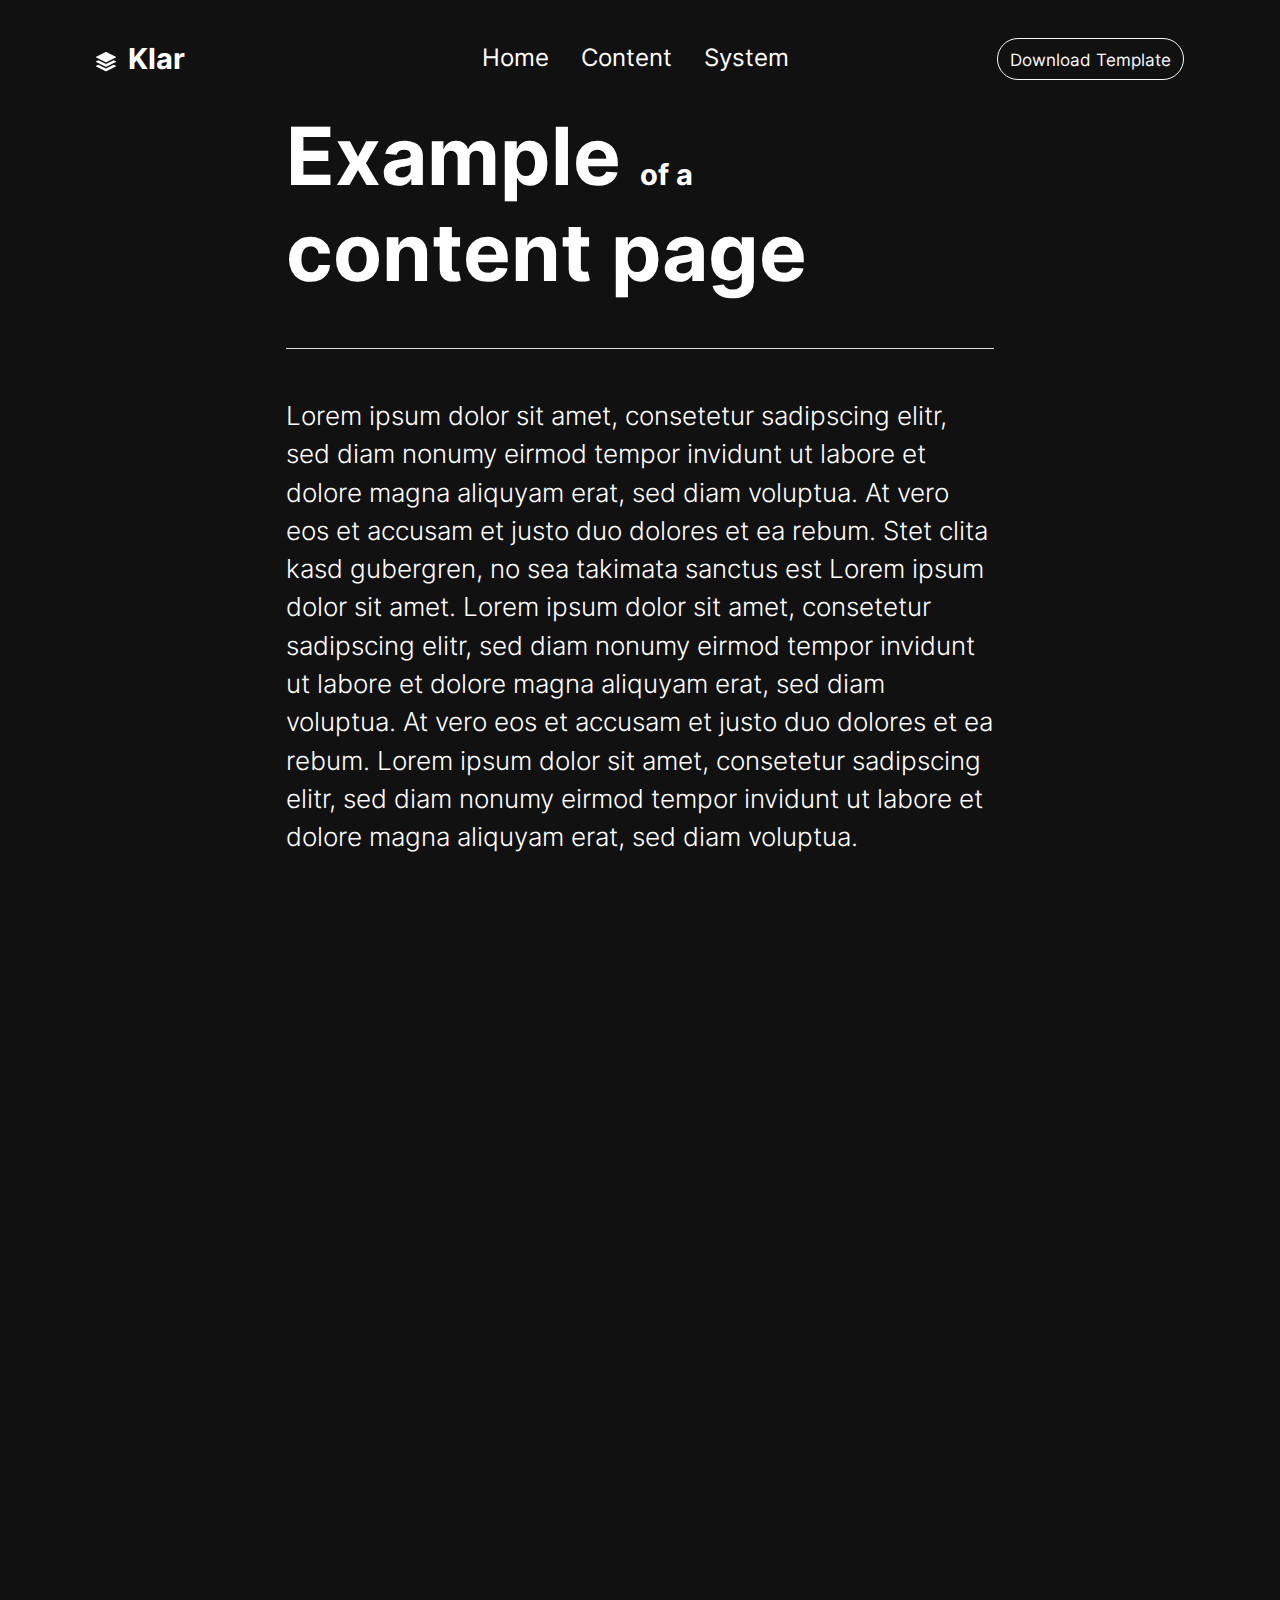
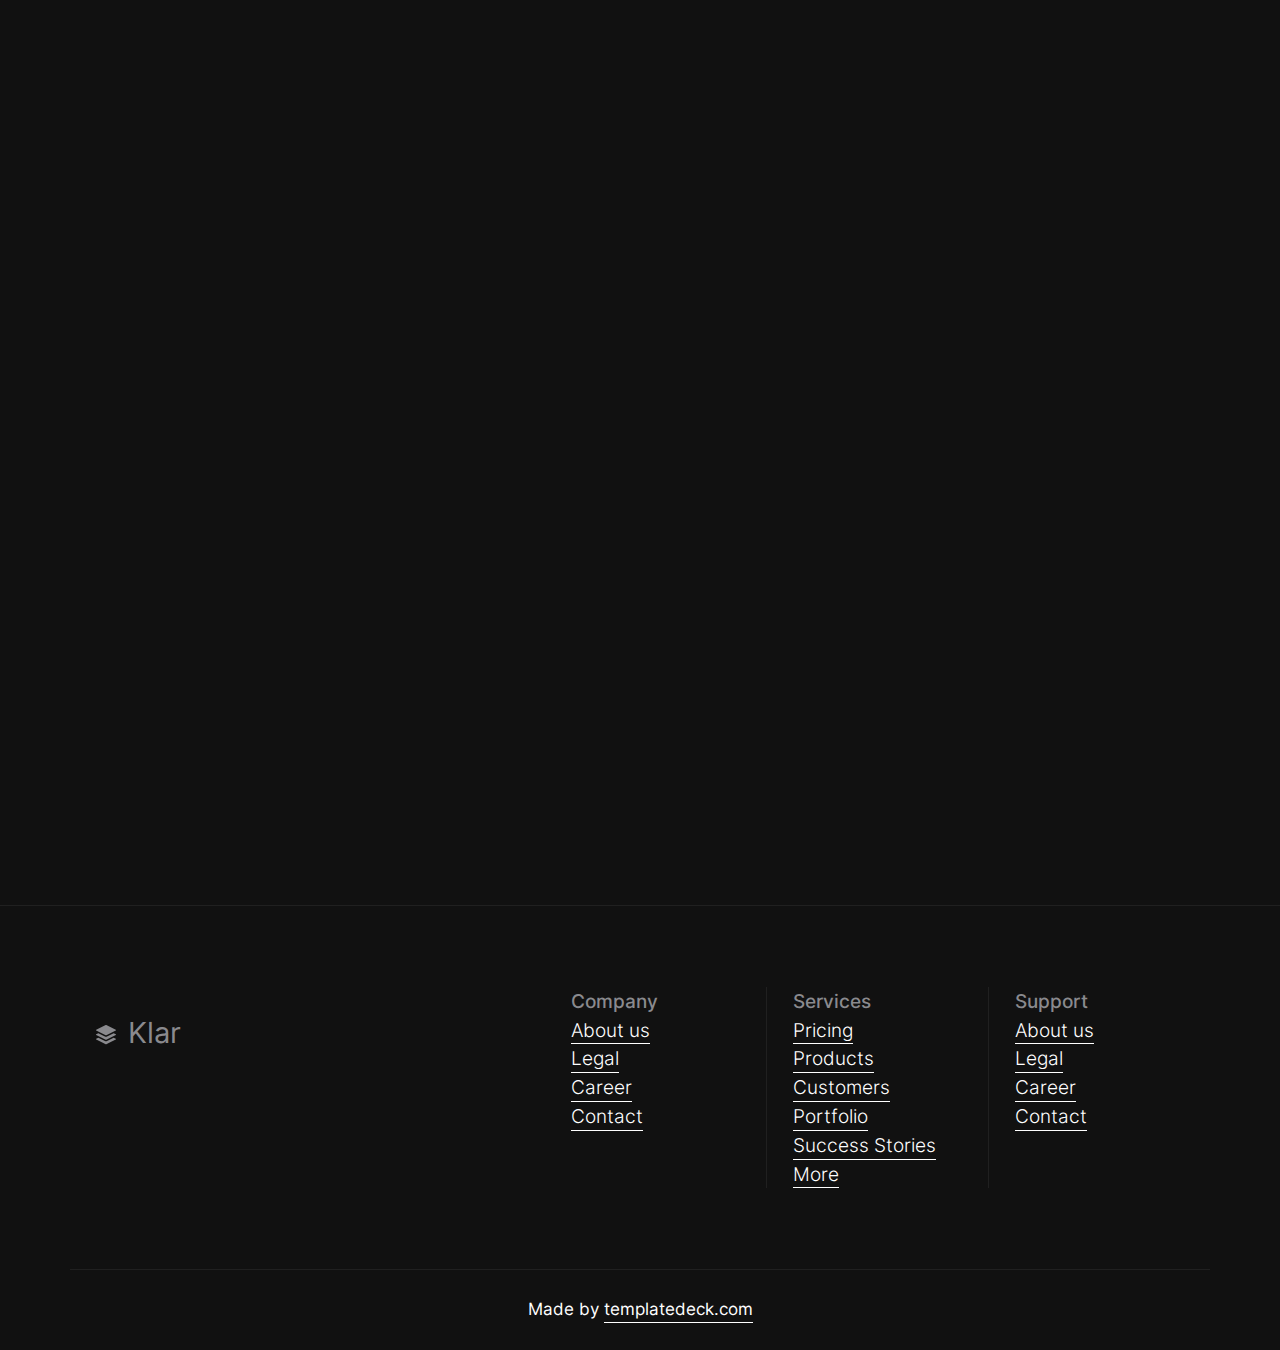
<file: content.html>
<!doctype html>
<html class="h-100" lang="en">

  <head>
      <meta charset="utf-8">
  <meta name="viewport" content="width=device-width,initial-scale=1,shrink-to-fit=no">
  <meta name="description" content="A well made and handcrafted Bootstrap 5 template">
  <link rel="apple-touch-icon" sizes="180x180" href="img/apple-touch-icon.png">
  <link rel="icon" type="image/png" sizes="32x32" href="img/favicon-32x32.png">
  <link rel="icon" type="image/png" sizes="16x16" href="img/favicon-16x16.png">
  <link rel="icon" type="image/png" sizes="96x96" href="img/favicon.png">
  <meta name="author" content="Holger Koenemann">
  <meta name="generator" content="Eleventy v2.0.0">
  <meta name="HandheldFriendly" content="true">
  <title>About</title>
  <link rel="stylesheet" href="css/theme.min.css">

   <style>

/* inter-300 - latin */
@font-face {
  font-family: 'Inter';
  font-style: normal;
  font-weight: 300;
  font-display: swap;
  src: local(''),
       url('fonts/inter-v12-latin-300.woff2') format('woff2'), /* Chrome 26+, Opera 23+, Firefox 39+ */
       url('fonts/inter-v12-latin-300.woff') format('woff'); /* Chrome 6+, Firefox 3.6+, IE 9+, Safari 5.1+ */
}

/* inter-400 - latin */
@font-face {
  font-family: 'Inter';
  font-style: normal;
  font-weight: 400;
  font-display: swap;
  src: local(''),
       url('fonts/inter-v12-latin-regular.woff2') format('woff2'), /* Chrome 26+, Opera 23+, Firefox 39+ */
       url('fonts/inter-v12-latin-regular.woff') format('woff'); /* Chrome 6+, Firefox 3.6+, IE 9+, Safari 5.1+ */
}

@font-face {
  font-family: 'Inter';
  font-style: normal;
  font-weight: 500;
  font-display: swap;
  src: local(''),
       url('fonts/inter-v12-latin-500.woff2') format('woff2'), /* Chrome 26+, Opera 23+, Firefox 39+ */
       url('fonts/inter-v12-latin-500.woff') format('woff'); /* Chrome 6+, Firefox 3.6+, IE 9+, Safari 5.1+ */
}
@font-face {
  font-family: 'Inter';
  font-style: normal;
  font-weight: 700;
  font-display: swap;
  src: local(''),
       url('fonts/inter-v12-latin-700.woff2') format('woff2'), /* Chrome 26+, Opera 23+, Firefox 39+ */
       url('fonts/inter-v12-latin-700.woff') format('woff'); /* Chrome 6+, Firefox 3.6+, IE 9+, Safari 5.1+ */
}

</style>


  </head>

  <body class="bg-black text-white mt-0" data-bs-spy="scroll" data-bs-target="#navScroll">

    <nav id="navScroll" class="navbar navbar-dark bg-black fixed-top px-vw-5" tabindex="0">
  <div class="container">
    <a class="navbar-brand pe-md-4 fs-4 col-12 col-md-auto text-center" href="index.html">
  <svg xmlns="http://www.w3.org/2000/svg" width="20" height="20" fill="currentColor" class="bi bi-stack" viewBox="0 0 16 16">
    <path d="m14.12 10.163 1.715.858c.22.11.22.424 0 .534L8.267 15.34a.598.598 0 0 1-.534 0L.165 11.555a.299.299 0 0 1 0-.534l1.716-.858 5.317 2.659c.505.252 1.1.252 1.604 0l5.317-2.66zM7.733.063a.598.598 0 0 1 .534 0l7.568 3.784a.3.3 0 0 1 0 .535L8.267 8.165a.598.598 0 0 1-.534 0L.165 4.382a.299.299 0 0 1 0-.535L7.733.063z"/>
    <path d="m14.12 6.576 1.715.858c.22.11.22.424 0 .534l-7.568 3.784a.598.598 0 0 1-.534 0L.165 7.968a.299.299 0 0 1 0-.534l1.716-.858 5.317 2.659c.505.252 1.1.252 1.604 0l5.317-2.659z"/>
  </svg>
  <span class="ms-md-1 mt-1 fw-bolder me-md-5">Klar</span>
</a>

      <ul class="navbar-nav mx-auto mb-2 mb-lg-0 list-group list-group-horizontal">
      <li class="nav-item">
  <a class="nav-link fs-5" href="index.html" aria-label="Homepage">
    Home
  </a>
</li>
<li class="nav-item">
  <a class="nav-link fs-5" href="content.html" aria-label="A sample content page">
    Content
  </a>
</li>
<li class="nav-item">
  <a class="nav-link fs-5" href="system.html" aria-label="A system message page">
    System
  </a>
</li>

    </ul>
      <a href="https://templatedeck.com/klar-html-template.html" aria-label="Download this template" class="btn btn-outline-light">
        <small>Download Template</small>
      </a>
</div>
</nav>

    <main>
      <div class="container">
  <div class="row d-flex justify-content-center py-vh-5 pb-0">
    <div class="col-12 col-lg-10 col-xl-8">
      <div class="row">
        <div class="col-12">
          <h1 class="display-1 fw-bold">Example
            <span class="fs-4">of a</span><br>
            content page</h1>
          <p class="lead border-top pt-5 mt-5" data-aos="fade-up">Lorem ipsum dolor sit amet, consetetur sadipscing elitr, sed diam nonumy eirmod tempor invidunt ut labore et dolore magna aliquyam erat, sed diam
            voluptua. At vero eos et accusam et justo duo dolores et ea rebum. Stet clita kasd gubergren, no sea takimata sanctus est Lorem ipsum dolor sit amet. Lorem ipsum dolor sit amet, consetetur sadipscing elitr, sed diam nonumy eirmod tempor invidunt ut
            labore et dolore magna aliquyam erat, sed diam voluptua. At vero eos et accusam et justo duo dolores et ea rebum. Lorem ipsum dolor sit amet, consetetur sadipscing elitr, sed diam nonumy eirmod tempor invidunt ut labore et dolore magna aliquyam erat,
            sed diam voluptua.
          </p>
        </div>
      </div>
    </div>
    <div class="row">
      <div class="col-12 py-vh-2">
      <img src="img/webp/abstract18.webp" width="1446" height="982" alt="abstract image" class="img-fluid position-relative rounded-5 shadow" data-aos="zoom-up">
    </div>
    </div>
        <div class="col-12 col-lg-10 col-xl-8">
      <div class="row d-flex align-items-start" data-aos="fade-right">
        <div class="col-12 col-lg-7">
          <h2 class="h3 mt-5 border-top pt-5">01. Dolor istam est</h2>
          <p class="text-secondary">At vero eos et accusam et justo duo dolores et ea rebum. Stet clita kasd gubergren, no sea takimata sanctus est Lorem ipsum dolor sit amet. Lorem ipsum dolor sit amet, consetetur sadipscing elitr, sed diam nonumy eirmod tempor invidunt ut labore
            et dolore magna aliquyam erat, sed diam voluptua. At vero eos et accusam et justo duo dolores et ea rebum. Stet clita kasd gubergren, no sea takimata sanctus est Lorem ipsum dolor sit amet. Stet clita kasd gubergren, no sea takimata sanctus est Lorem
            ipsum dolor sit amet. Consetetur sadipscing elitr, sed diam nonumy eirmod tempor invidunt ut labore et dolore magna aliquyam erat.</p>
        </div>
        <div class="col-12 col-lg-4 offset-lg-1 bg-gray-900 p-5 mt-5">
          <h3 class="h6">tl;dr</h3>
          <p class="text-secondary">
            Stet clita kasd gubergren, no sea takimata sanctus est Lorem ipsum dolor sit amet. Lorem ipsum dolor sit amet
          </p>
        </div>
      </div>

      <div class="row d-flex align-items-start" data-aos="fade-right">
        <div class="col-12 col-lg-7">
          <h2 class="h3 mt-5 border-top pt-5">02. Lorem ipsum</h2>
          <p class="text-secondary">At vero eos et accusam et justo duo dolores et ea rebum. Stet clita kasd gubergren, no sea takimata sanctus est Lorem ipsum dolor sit amet. Lorem ipsum dolor sit amet, consetetur sadipscing elitr, sed diam nonumy eirmod tempor invidunt ut labore
            et dolore magna aliquyam erat, sed diam voluptua. At vero eos et accusam et justo duo dolores et ea rebum. Stet clita kasd gubergren, no sea takimata sanctus est Lorem ipsum dolor sit amet. Stet clita kasd gubergren, no sea takimata sanctus est Lorem
            ipsum dolor sit amet. Consetetur sadipscing elitr, sed diam nonumy eirmod tempor invidunt ut labore et dolore magna aliquyam erat.</p>
        </div>
        <div class="col-12 col-lg-4 offset-lg-1 bg-gray-900 p-5 mt-5">
          <h3 class="h6">tl;dr</h3>
          <p class="text-secondary">
            Stet clita kasd gubergren, no sea takimata sanctus est Lorem ipsum dolor sit amet. Lorem ipsum dolor sit amet
          </p>
        </div>
      </div>
      <div class="row d-flex align-items-start" data-aos="fade-right">
        <div class="col-12 col-lg-7">
          <h2 class="h3 mt-5 border-top pt-5">03. Dolor sitam est
          </h2>
          <p class="text-secondary">At vero eos et accusam et justo duo dolores et ea rebum. Stet clita kasd gubergren, no sea takimata sanctus est Lorem ipsum dolor sit amet. Lorem ipsum dolor sit amet, consetetur sadipscing elitr, sed diam nonumy eirmod tempor invidunt ut labore
            et dolore magna aliquyam erat, sed diam voluptua. At vero eos et accusam et justo duo dolores et ea rebum. Stet clita kasd gubergren, no sea takimata sanctus est Lorem ipsum dolor sit amet. Stet clita kasd gubergren, no sea takimata sanctus est Lorem
            ipsum dolor sit amet. Consetetur sadipscing elitr, sed diam nonumy eirmod tempor invidunt ut labore et dolore magna aliquyam erat.</p>
        </div>
        <div class="col-12 col-lg-4 offset-lg-1 bg-gray-900 p-5 mt-5">
          <h3 class="h6">tl;dr</h3>
          <p class="text-secondary">
            Et accusam et justo duo dolores et ea rebum. Stet clita kasd gubergren, no sea takimata sanctus est Lorem ipsum dolor sit amet. Lorem ipsum dolor sit amet
          </p>
        </div>
      </div>
      <div class="row d-flex align-items-start" data-aos="fade-right">
        <div class="col-12 col-lg-7">
          <h2 class="h3 mt-5 border-top pt-5">04. Eirmod tempor invidunt</h2>
          <p class="text-secondary">Consetetur sadipscing elitr, sed diam nonumy eirmod tempor invidunt ut labore et dolore magna aliquyam erat. At vero eos et accusam et justo duo dolores et ea rebum. Stet clita kasd gubergren, no sea takimata sanctus est Lorem ipsum dolor sit
            amet. Lorem ipsum dolor sit amet, consetetur sadipscing elitr, sed diam nonumy eirmod tempor invidunt ut labore et dolore magna aliquyam erat, sed diam voluptua. At vero eos et accusam et justo duo dolores et ea rebum. Stet clita kasd gubergren, no
            sea takimata sanctus est Lorem ipsum dolor sit amet. Stet clita kasd gubergren, no sea takimata sanctus est Lorem ipsum dolor sit amet. Consetetur sadipscing elitr, sed diam nonumy eirmod tempor invidunt ut labore et dolore magna aliquyam erat.</p>
        </div>
        <div class="col-12 col-lg-4 offset-lg-1 bg-gray-900 p-5 mt-5">
          <h3 class="h6">tl;dr</h3>
          <p class="text-secondary">
            Stet clita kasd gubergren, no sea takimata sanctus est Lorem ipsum dolor sit amet. Lorem ipsum dolor sit amet
          </p>
        </div>
      </div>
      <div class="row d-flex align-items-start" data-aos="fade-right">
        <div class="col-12 col-lg-7">
          <h2 class="h3 mt-5 border-top pt-5">05. Lorem ipsum</h2>
          <p class="text-secondary">At vero eos et accusam et justo duo dolores et ea rebum. Stet clita kasd gubergren, no sea takimata sanctus est Lorem ipsum dolor sit amet. Lorem ipsum dolor sit amet, consetetur sadipscing elitr, sed diam nonumy eirmod tempor invidunt ut labore
            et dolore magna aliquyam erat, sed diam voluptua. At vero eos et accusam et justo duo dolores et ea rebum. Stet clita kasd gubergren, no sea takimata sanctus est Lorem ipsum dolor sit amet. Stet clita kasd gubergren, no sea takimata sanctus est Lorem
            ipsum dolor sit amet. Consetetur sadipscing elitr, sed diam nonumy eirmod tempor invidunt ut labore et dolore magna aliquyam erat. At vero eos et accusam et justo duo dolores et ea rebum. Stet clita kasd gubergren, no sea takimata sanctus est Lorem
            ipsum dolor sit amet. Stet clita kasd gubergren, no sea takimata sanctus est Lorem ipsum dolor sit amet. Consetetur sadipscing elitr, sed diam nonumy eirmod tempor invidunt ut labore et dolore magna aliquyam erat.</p>
        </div>
        <div class="col-12 col-lg-4 offset-lg-1 bg-gray-900 p-5 mt-5">
          <h3 class="h6">tl;dr</h3>
          <p class="text-secondary">
            Eos et accusam et justo duo dolores et ea rebum. Stet clita kasd gubergren, no sea takimata sanctus est Lorem ipsum dolor sit amet. Lorem ipsum dolor sit amet
          </p>
        </div>
      </div>


    </div>
  </div>
  <div class="row d-flex align-items-start justify-content-center py-vh-3 text-muted" data-aos="fade">
      <div class="col-12 col-lg-10 col-xl-9">
      <div class="p-5 small bg-gray-900">
      <p>*At vero eos et accusam et justo duo dolores et ea rebum. Stet clita kasd gubergren, no sea takimata sanctus est Lorem ipsum dolor sit amet. Lorem ipsum dolor sit amet, consetetur sadipscing elitr, sed diam nonumy eirmod tempor invidunt ut labore
        et dolore magna aliquyam erat, sed diam voluptua. At vero eos et accusam et justo duo dolores et ea rebum. Stet clita kasd gubergren, no sea takimata sanctus est Lorem ipsum dolor sit amet. Stet clita kasd gubergren, no sea takimata sanctus est Lorem
        ipsum dolor sit amet. Consetetur sadipscing elitr, sed diam nonumy eirmod tempor invidunt ut labore et dolore magna aliquyam erat. At vero eos et accusam et justo duo dolores et ea rebum. Stet clita kasd gubergren, no sea takimata sanctus est Lorem
        ipsum dolor sit amet. Stet clita kasd gubergren, no sea takimata sanctus est Lorem ipsum dolor sit amet. Consetetur sadipscing elitr, sed diam nonumy eirmod tempor invidunt ut labore et dolore magna aliquyam erat.</p>
    </div>
    </div>
  </div>
</div>

    </main>

    <footer class="bg-black border-top border-dark">
  <div class="container py-vh-4 text-secondary fw-lighter">
    <div class="row">
      <div class="col-12 col-lg-5 py-4 text-center text-lg-start">
            <a class="navbar-brand pe-md-4 fs-4 col-12 col-md-auto text-center" href="index.html">
  <svg xmlns="http://www.w3.org/2000/svg" width="20" height="20" fill="currentColor" class="bi bi-stack" viewBox="0 0 16 16">
    <path d="m14.12 10.163 1.715.858c.22.11.22.424 0 .534L8.267 15.34a.598.598 0 0 1-.534 0L.165 11.555a.299.299 0 0 1 0-.534l1.716-.858 5.317 2.659c.505.252 1.1.252 1.604 0l5.317-2.66zM7.733.063a.598.598 0 0 1 .534 0l7.568 3.784a.3.3 0 0 1 0 .535L8.267 8.165a.598.598 0 0 1-.534 0L.165 4.382a.299.299 0 0 1 0-.535L7.733.063z"/>
    <path d="m14.12 6.576 1.715.858c.22.11.22.424 0 .534l-7.568 3.784a.598.598 0 0 1-.534 0L.165 7.968a.299.299 0 0 1 0-.534l1.716-.858 5.317 2.659c.505.252 1.1.252 1.604 0l5.317-2.659z"/>
  </svg>
  <span class="ms-md-1 mt-1 fw-bolder me-md-5">Klar</span>
</a>

      </div>
      <div class="col border-end border-dark">
        <span class="h6">Company</span>
<ul class="nav flex-column">
  <li class="nav-item">
    <a href="#" class="link-fancy link-fancy-light">About us</a>
  </li>
  <li class="nav-item">
    <a href="#" class="link-fancy link-fancy-light">Legal</a>
  </li>

  <li class="nav-item">
    <a href="#" class="link-fancy link-fancy-light">Career</a>
  </li>
  <li class="nav-item">
    <a href="#" class="link-fancy link-fancy-light">Contact</a>
  </li>
</ul>
      </div>
      <div class="col border-end border-dark">
                <span class="h6">Services</span>
                <ul class="nav flex-column">
                  <li class="nav-item">
                    <a href="#" class="link-fancy link-fancy-light">Pricing</a>
                  </li>
                  <li class="nav-item">
                    <a href="#" class="link-fancy link-fancy-light">Products</a>
                  </li>

                  <li class="nav-item">
                    <a href="#" class="link-fancy link-fancy-light">Customers</a>
                  </li>
                  <li class="nav-item">
                    <a href="#" class="link-fancy link-fancy-light">Portfolio</a>
                  </li>
                  <li class="nav-item">
                    <a href="#" class="link-fancy link-fancy-light">Success Stories</a>
                  </li>
                  <li class="nav-item">
                    <a href="#" class="link-fancy link-fancy-light">More</a>
                  </li>
                </ul>
      </div>
      <div class="col">
                <span class="h6">Support</span>
                <ul class="nav flex-column">
                  <li class="nav-item">
                    <a href="#" class="link-fancy link-fancy-light">About us</a>
                  </li>
                  <li class="nav-item">
                    <a href="#" class="link-fancy link-fancy-light">Legal</a>
                  </li>

                  <li class="nav-item">
                    <a href="#" class="link-fancy link-fancy-light">Career</a>
                  </li>
                  <li class="nav-item">
                    <a href="#" class="link-fancy link-fancy-light">Contact</a>
                  </li>
                </ul>
      </div>
    </div>
  </div>
  <div class="container text-center small py-vh-2 border-top border-dark">Made by
    <a href="https://templatedeck.com" class="link-fancy link-fancy-light" target="_blank">templatedeck.com</a>
  </div>
</footer>








<script src="js/bootstrap.bundle.min.js"></script>
<script src="js/aos.js"></script>
<script>
AOS.init({
 duration: 800, // values from 0 to 3000, with step 50ms
});
</script>
<script>
  let scrollpos = window.scrollY
  const header = document.querySelector(".navbar")
  const header_height = header.offsetHeight

  const add_class_on_scroll = () => header.classList.add("scrolled", "shadow-sm")
  const remove_class_on_scroll = () => header.classList.remove("scrolled", "shadow-sm")

  window.addEventListener('scroll', function() {
    scrollpos = window.scrollY;

    if (scrollpos >= header_height) { add_class_on_scroll() }
    else { remove_class_on_scroll() }

    console.log(scrollpos)
  })
</script>

  </body>
</html>
</file>
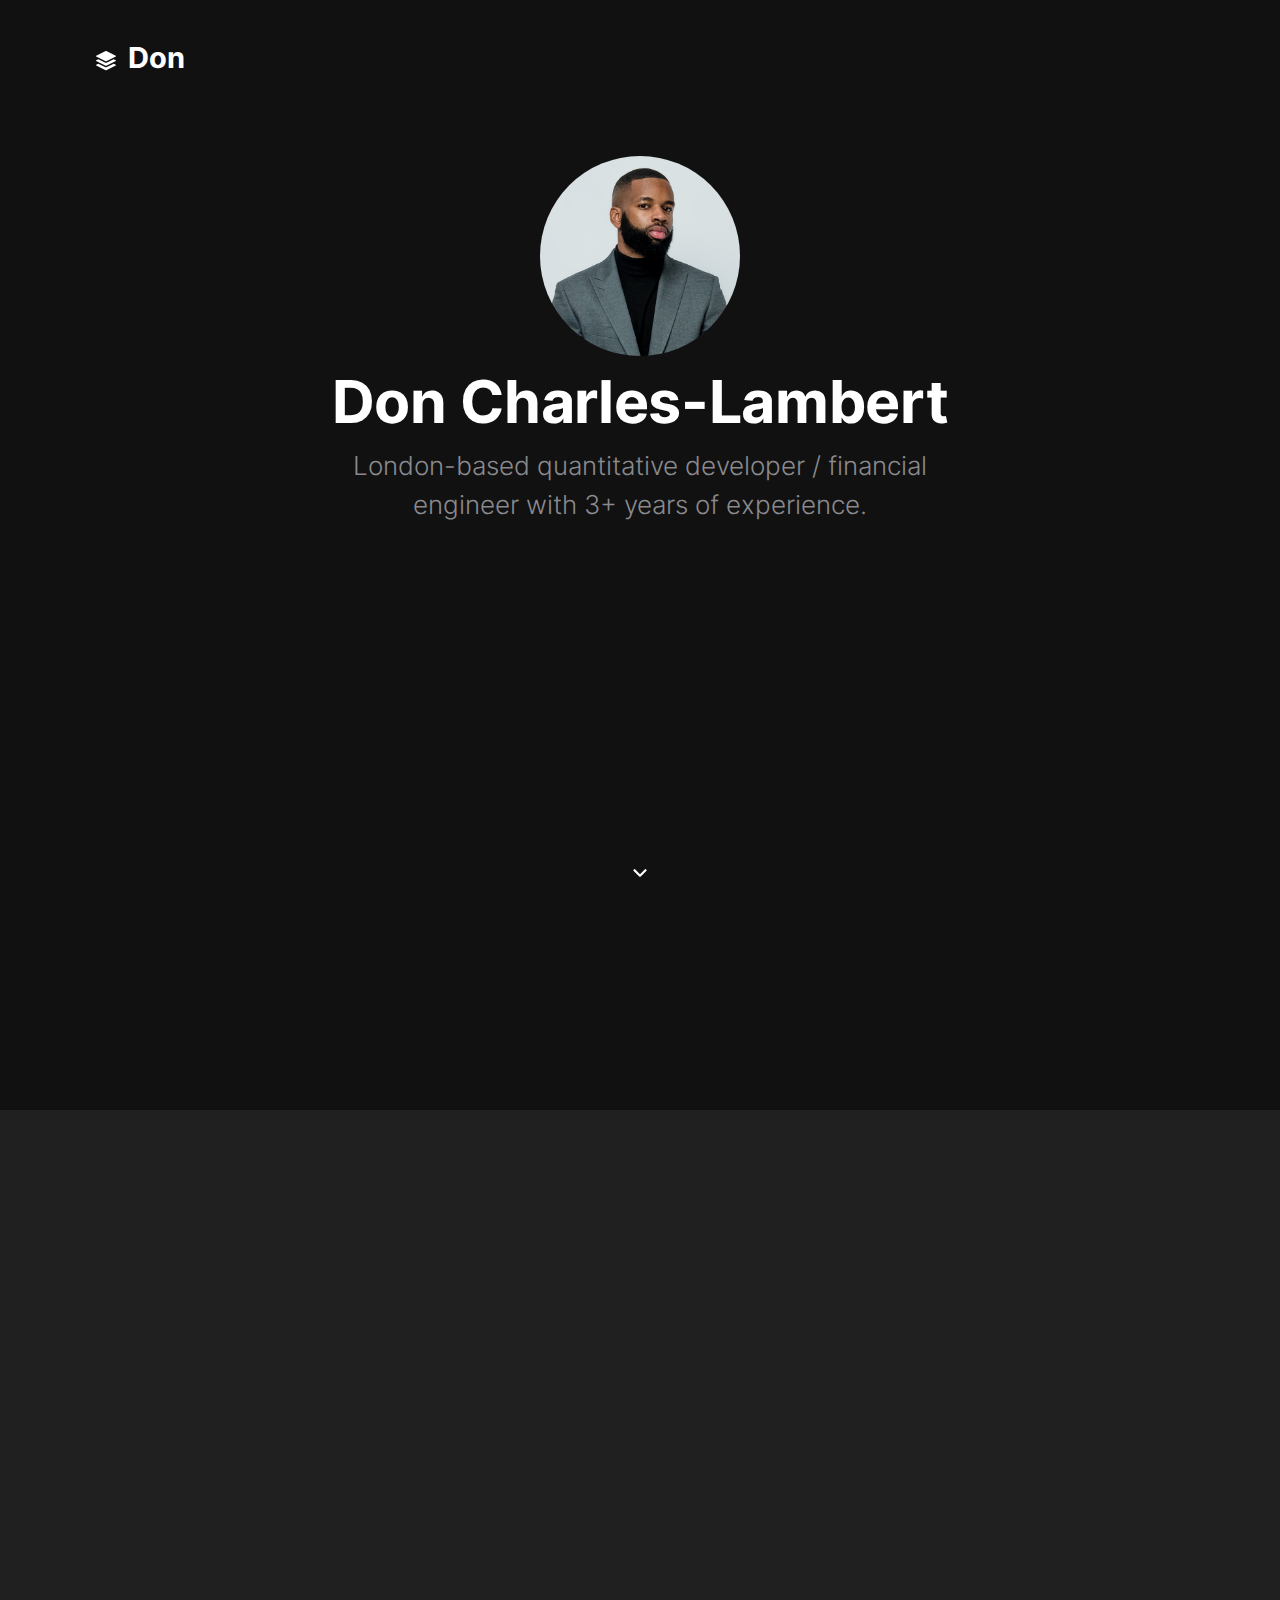
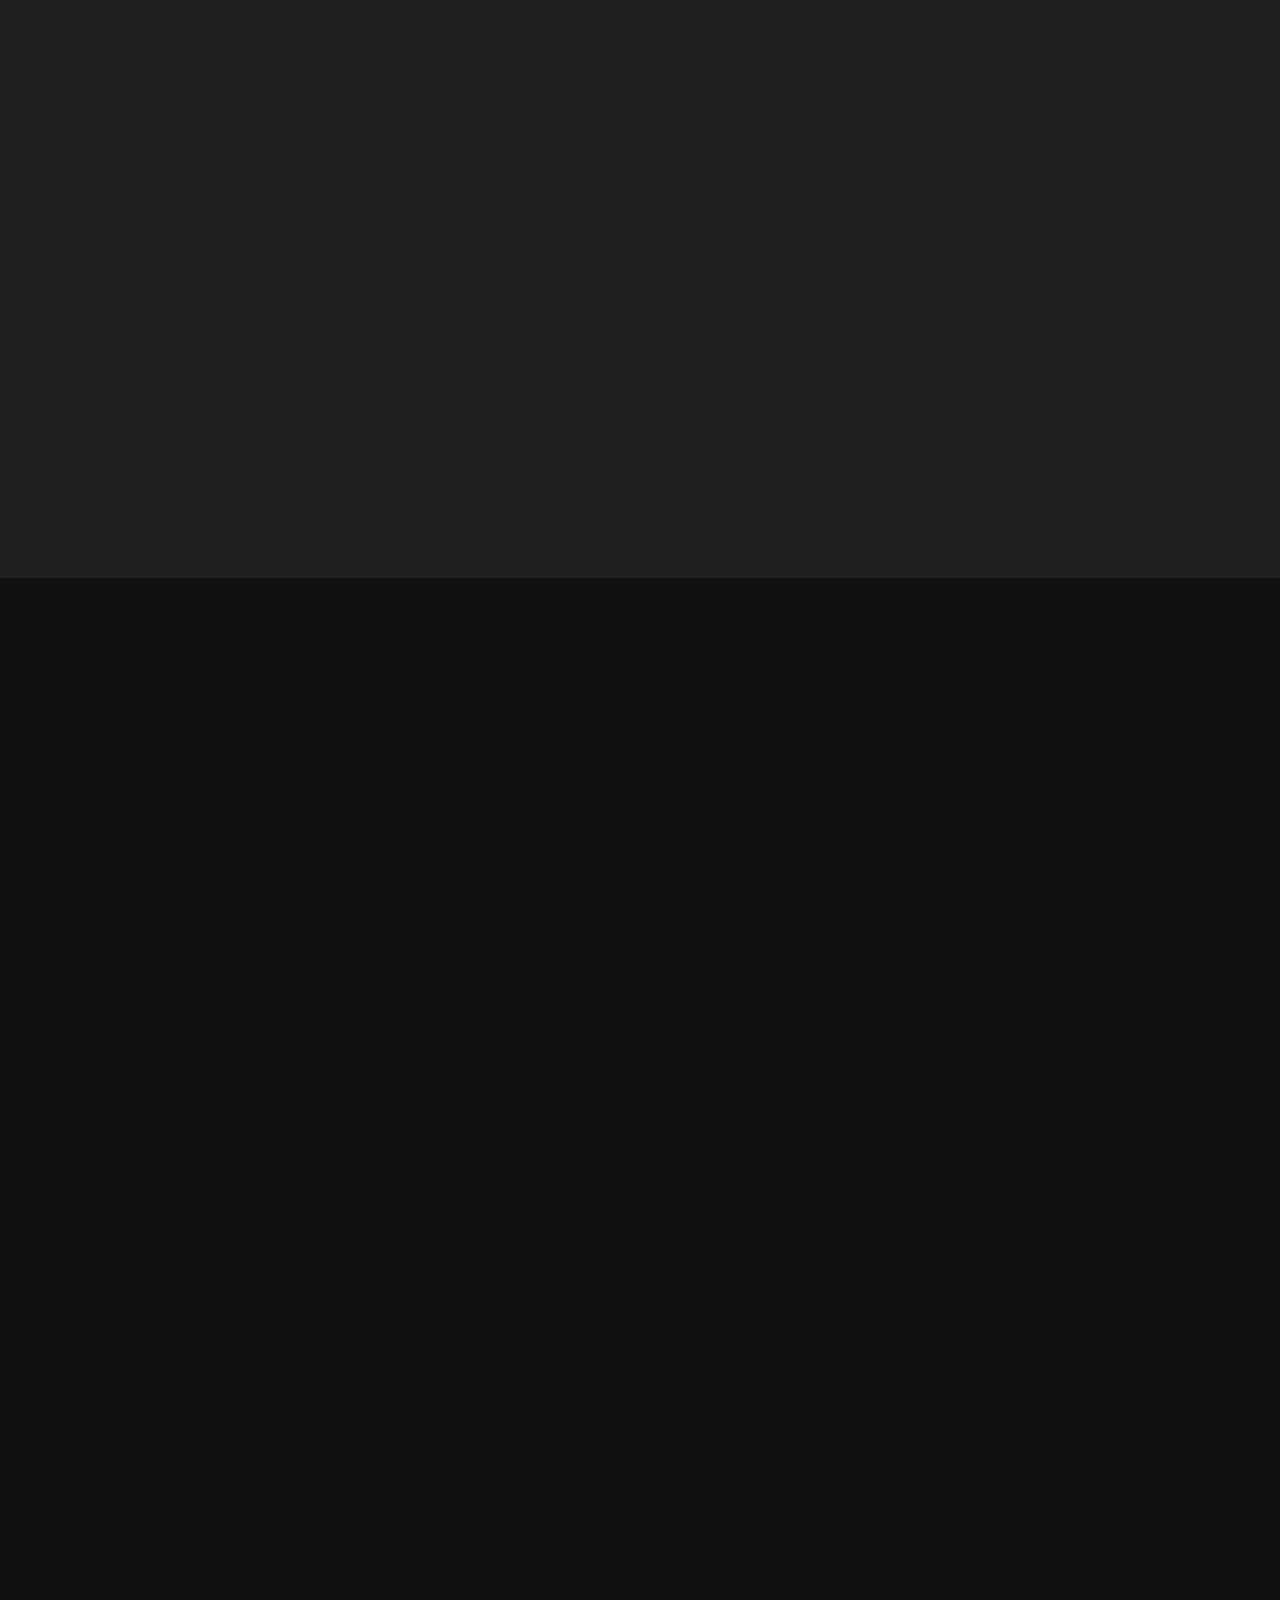
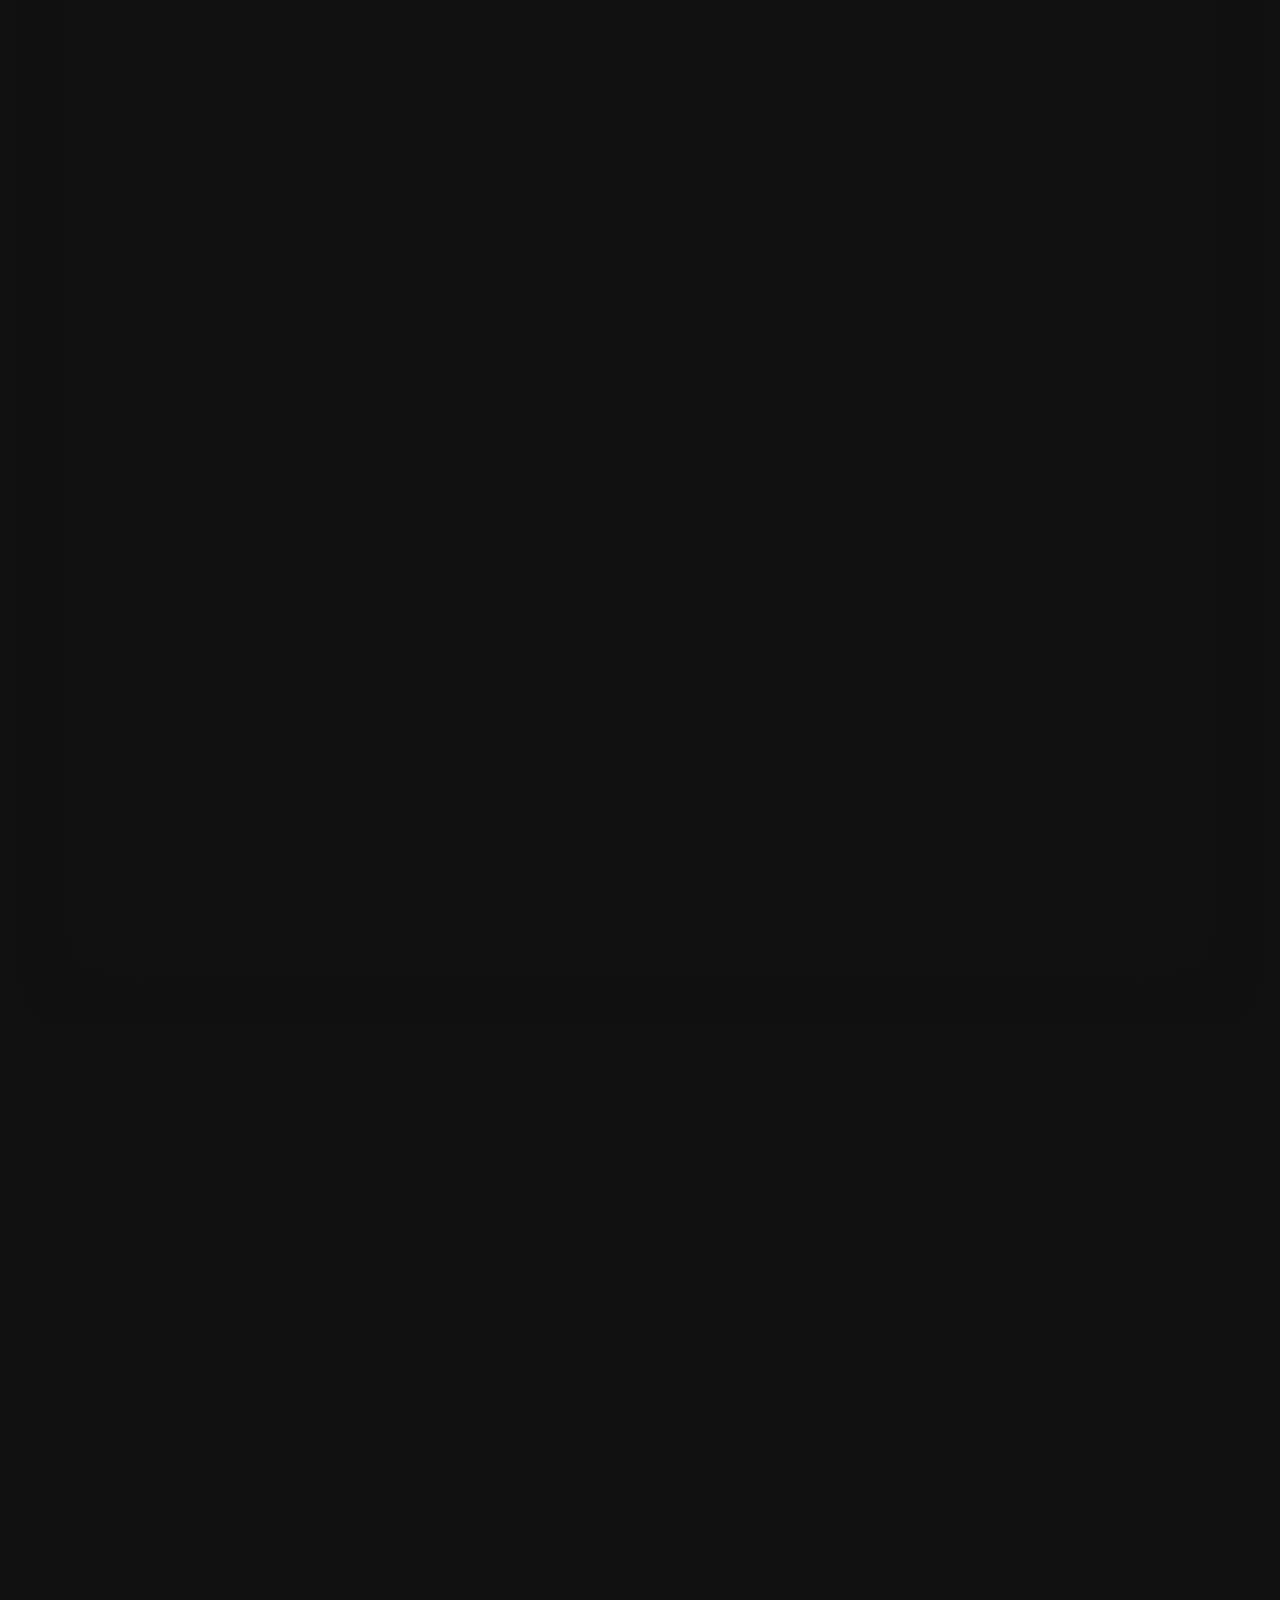
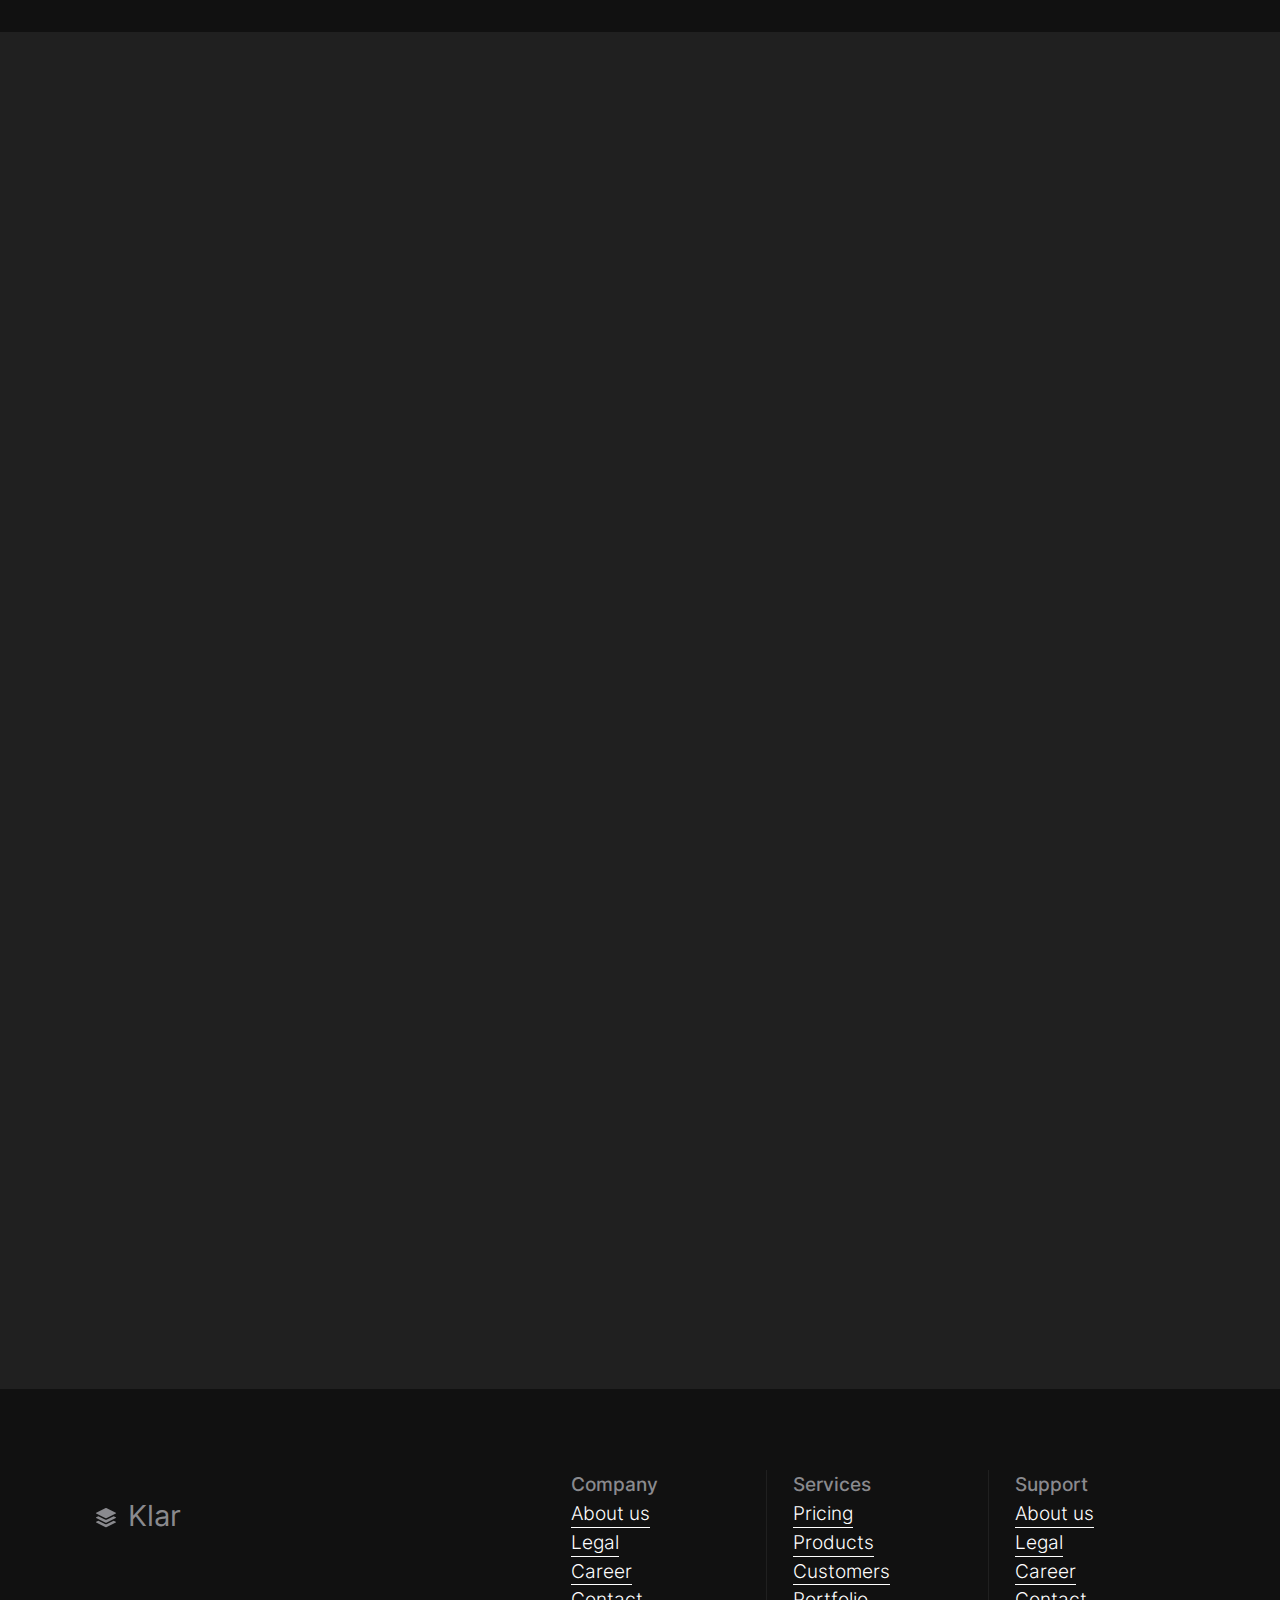
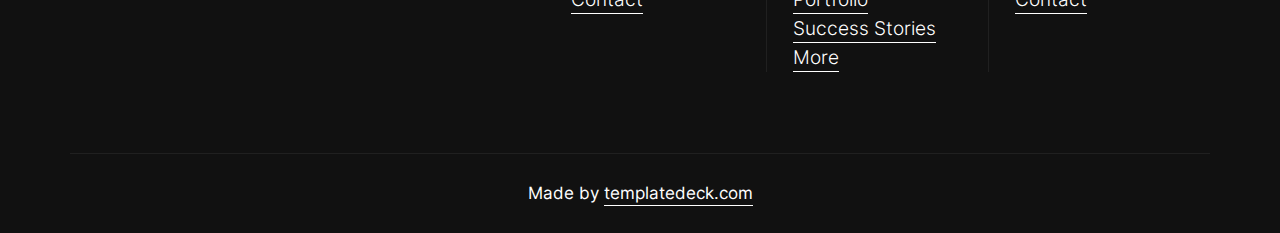
<file: index copy.html>
<!doctype html>
<html class="h-100 no-scroll" lang="en">

  <head>
      <meta charset="utf-8">
  <meta name="viewport" content="width=device-width,initial-scale=1,shrink-to-fit=no">
  <meta name="description" content="Portfolio website for Don C-L">
  <link rel="apple-touch-icon" href="img/logo.png">
  <link rel="icon" type="image/png" href="img/logo.png">
  <meta name="author" content="Don Charles-Lambert">
  <meta name="HandheldFriendly" content="true">
  <title>Don Charles-Lambert</title>
  <link rel="stylesheet" href="css/theme.css">

   <style>

/* inter-300 - latin */
@font-face {
  font-family: 'Inter';
  font-style: normal;
  font-weight: 300;
  font-display: swap;
  src: local(''),
       url('fonts/inter-v12-latin-300.woff2') format('woff2'), /* Chrome 26+, Opera 23+, Firefox 39+ */
       url('fonts/inter-v12-latin-300.woff') format('woff'); /* Chrome 6+, Firefox 3.6+, IE 9+, Safari 5.1+ */
}

/* inter-400 - latin */
@font-face {
  font-family: 'Inter';
  font-style: normal;
  font-weight: 400;
  font-display: swap;
  src: local(''),
       url('fonts/inter-v12-latin-regular.woff2') format('woff2'), /* Chrome 26+, Opera 23+, Firefox 39+ */
       url('fonts/inter-v12-latin-regular.woff') format('woff'); /* Chrome 6+, Firefox 3.6+, IE 9+, Safari 5.1+ */
}

@font-face {
  font-family: 'Inter';
  font-style: normal;
  font-weight: 500;
  font-display: swap;
  src: local(''),
       url('fonts/inter-v12-latin-500.woff2') format('woff2'), /* Chrome 26+, Opera 23+, Firefox 39+ */
       url('fonts/inter-v12-latin-500.woff') format('woff'); /* Chrome 6+, Firefox 3.6+, IE 9+, Safari 5.1+ */
}
@font-face {
  font-family: 'Inter';
  font-style: normal;
  font-weight: 700;
  font-display: swap;
  src: local(''),
       url('fonts/inter-v12-latin-700.woff2') format('woff2'), /* Chrome 26+, Opera 23+, Firefox 39+ */
       url('fonts/inter-v12-latin-700.woff') format('woff'); /* Chrome 6+, Firefox 3.6+, IE 9+, Safari 5.1+ */
}

</style>


  </head>

  <body class="bg-black text-white mt-0 no-scroll" data-bs-spy="scroll" data-bs-target="#navScroll">

    <nav id="navScroll" class="navbar navbar-dark bg-black fixed-top px-vw-5" tabindex="0">
  <div class="container">
    <a class="navbar-brand pe-md-4 fs-4 col-12 col-md-auto text-center" href="index.html">
  <svg xmlns="http://www.w3.org/2000/svg" width="20" height="20" fill="currentColor" class="bi bi-stack" viewBox="0 0 16 16">
    <path d="m14.12 10.163 1.715.858c.22.11.22.424 0 .534L8.267 15.34a.598.598 0 0 1-.534 0L.165 11.555a.299.299 0 0 1 0-.534l1.716-.858 5.317 2.659c.505.252 1.1.252 1.604 0l5.317-2.66zM7.733.063a.598.598 0 0 1 .534 0l7.568 3.784a.3.3 0 0 1 0 .535L8.267 8.165a.598.598 0 0 1-.534 0L.165 4.382a.299.299 0 0 1 0-.535L7.733.063z"/>
    <path d="m14.12 6.576 1.715.858c.22.11.22.424 0 .534l-7.568 3.784a.598.598 0 0 1-.534 0L.165 7.968a.299.299 0 0 1 0-.534l1.716-.858 5.317 2.659c.505.252 1.1.252 1.604 0l5.317-2.659z"/>
  </svg>
  <span class="ms-md-1 mt-1 fw-bolder me-md-5">Don</span>
</a>
</div>
</nav>

    <main>
      <div class="w-100 vh-100 overflow-hidden position-relative bg-black text-white" data-aos="fade">
        <div class="container position-relative h-100 py-5 px-vw-5 text-center">
          <div class="row d-flex align-items-center justify-content-center py-vh-5">
            <div class="col-12 col-xl-10">
              <img class="hero-img" src="./img/p3.jpg">
              <h1 class="display-huge mt-3 mb-3 lh-1">Don Charles-Lambert</h1>
            </div>
            <div class="col-12 col-xl-8">
              <p class="lead text-secondary">London-based quantitative developer / financial engineer with 3+ years of experience.</p>
            </div>
            <svg id="downArrow" width="22" height="22" viewBox="0 0 24 24" fill="none">
              <path d="M6 9l6 6 6-6" stroke="white" stroke-width="2.4" stroke-linecap="round" stroke-linejoin="round"/>
            </svg>
          </div>
        </div>
      </div>

<div class="w-100 position-relative bg-black text-white bg-cover d-flex align-items-center">
  <div class="container-fluid px-vw-5">
    <div class="position-absolute w-100 h-50 bg-dark bottom-0 start-0"></div>
    <div class="row d-flex align-items-center position-relative justify-content-center px-0 g-5">
      <div class="col-12 col-lg-6">
        <img src="img/webp/abstract18.webp" width="2280" height="1732" alt="abstract image" class="img-fluid position-relative rounded-5 shadow" data-aos="fade-up">
      </div>
      <div class="col-12 col-md-6 col-lg-3">
        <img src="img/webp/abstract6.webp" width="1116" height="1578" alt="abstract image" class="img-fluid position-relative rounded-5 shadow" data-aos="fade-up" data-aos-duration="2000">
      </div>
      <div class="col-12 col-md-6 col-lg-3">
        <img src="img/webp/abstract9.webp" width="1116" height="848" alt="abstract image" class="img-fluid position-relative rounded-5 shadow" data-aos="fade-up" data-aos-duration="3000">
      </div>
    </div>
  </div>
</div>
<div class="bg-dark">
  <div class="container px-vw-5 py-vh-5">
    <div class="row d-flex align-items-center">
      <div class="col-12 col-lg-7 text-lg-end" data-aos="fade-right">
        <span class="h5 text-secondary fw-lighter">What we do</span>
        <h2 class="display-4">Lorem ipsum dolor sit amet, consetetur sadipscing elitr, sed diam nonumy eirmod tempor invidunt ut labore et dolore magna aliquyam erat, sed diam voluptua.</h2>
      </div>
      <div class="col-12 col-lg-5" data-aos="fade-left">
        <h3 class="pt-5">Product Design & Strategy</h3>
        <p class="text-secondary">Lorem ipsum dolor sit amet, consetetur sadipscing elitr, sed diam nonumy eirmod tempor invidunt ut labore et dolore magna aliquyam erat, sed diam voluptua.<br>
          <a href="#" class="link-fancy link-fancy-light me-2">Tell me more</a>
          <svg xmlns="http://www.w3.org/2000/svg" width="24" height="24" fill="currentColor" class="bi bi-arrow-right-circle" viewBox="0 0 16 16">
  <path fill-rule="evenodd" d="M1 8a7 7 0 1 0 14 0A7 7 0 0 0 1 8zm15 0A8 8 0 1 1 0 8a8 8 0 0 1 16 0zM4.5 7.5a.5.5 0 0 0 0 1h5.793l-2.147 2.146a.5.5 0 0 0 .708.708l3-3a.5.5 0 0 0 0-.708l-3-3a.5.5 0 1 0-.708.708L10.293 7.5H4.5z"/>
</svg>
</p>
        <h3 class="border-top border-secondary pt-5 mt-5">Development & Engineering</h3>
        <p class="text-secondary">Lorem ipsum dolor sit amet, consetetur sadipscing elitr, sed diam nonumy eirmod tempor invidunt ut labore et dolore magna aliquyam erat, sed diam voluptua.<br>
          <a href="#" class="link-fancy link-fancy-light me-2">Tell me more</a>
          <svg xmlns="http://www.w3.org/2000/svg" width="24" height="24" fill="currentColor" class="bi bi-arrow-right-circle" viewBox="0 0 16 16">
  <path fill-rule="evenodd" d="M1 8a7 7 0 1 0 14 0A7 7 0 0 0 1 8zm15 0A8 8 0 1 1 0 8a8 8 0 0 1 16 0zM4.5 7.5a.5.5 0 0 0 0 1h5.793l-2.147 2.146a.5.5 0 0 0 .708.708l3-3a.5.5 0 0 0 0-.708l-3-3a.5.5 0 1 0-.708.708L10.293 7.5H4.5z"/>
</svg>
</p>
      </div>
    </div>
  </div>
</div>

<div class="bg-black py-vh-3">
  <div class="container bg-black px-vw-5 py-vh-3 rounded-5 shadow">

  <div class="row gx-5">
    <div class="col-12 col-md-6">
      <div class="card bg-transparent mb-5" data-aos="zoom-in-up">
        <div class="bg-dark shadow rounded-5 p-0">
          <img src="img/webp/abstract3.webp" width="582" height="327" alt="abstract image" class="img-fluid rounded-5 no-bottom-radius" loading="lazy">
          <div class="p-5">
            <h2 class="fw-lighter">Ipsum dolor est</h2>
            <p class="pb-4 text-secondary">Lorem ipsum dolor sit amet, consetetur sadipscing elitr, sed diam nonumy eirmod tempor invidunt ut labore et dolore magna aliquyam erat.</p>
            <a href="#" class="link-fancy link-fancy-light">Read more</a>
          </div>
        </div>
      </div>

      <div class="card bg-transparent" data-aos="zoom-in-up">
        <div class="bg-dark shadow rounded-5 p-0">
          <img src="img/webp/abstract2.webp" width="582" height="442" alt="abstract image" class="img-fluid rounded-5 no-bottom-radius" loading="lazy">
          <div class="p-5">
            <h2 class="fw-lighter">Ipsum dolor est</h2>
            <p class="pb-4 text-secondary">Lorem ipsum dolor sit amet, consetetur sadipscing elitr, sed diam nonumy eirmod tempor invidunt ut labore et dolore magna aliquyam erat.</p>
            <a href="#" class="link-fancy link-fancy-light">Read more</a>
          </div>
        </div>
      </div>
    </div>
    <div class="col-12 col-md-6">
      <div class="p-5 pt-0 mt-5" data-aos="fade">
        <span class="h5 text-secondary fw-lighter">What we don´t know</span>
        <h2 class="display-4">There is a lot we don´t know. Here is a small sneak peek</h2>
      </div>
      <div class="card bg-transparent mb-5 mt-5" data-aos="zoom-in-up">
        <div class="bg-dark shadow rounded-5 p-0">
          <img src="img/webp/abstract17.webp" width="582" height="390" alt="abstract image" class="img-fluid rounded-5 no-bottom-radius" loading="lazy">
          <div class="p-5">
            <h2 class="fw-lighter">Ipsum dolor est</h2>
            <p class="pb-4 text-secondary">Lorem ipsum dolor sit amet, consetetur sadipscing elitr, sed diam nonumy eirmod tempor invidunt ut labore et dolore magna aliquyam erat.</p>
            <a href="#" class="link-fancy link-fancy-light">Read more</a>
          </div>
        </div>
      </div>

      <div class="card bg-transparent" data-aos="zoom-in-up">
        <div class="bg-dark shadow rounded-5 p-0">
          <img src="img/webp/abstract4.webp" width="582" height="327" alt="abstract image" class="img-fluid rounded-5 no-bottom-radius" loading="lazy">
          <div class="p-5">
            <h2 class="fw-lighter">Ipsum dolor est</h2>
            <p class="pb-4 text-secondary">Lorem ipsum dolor sit amet, consetetur sadipscing elitr, sed diam nonumy eirmod tempor invidunt ut labore et dolore magna aliquyam erat.</p>
            <a href="#" class="link-fancy link-fancy-light">Read more</a>
          </div>
        </div>
      </div>
    </div>
  </div>

</div>

</div>

<div class="bg-black">
<div class="container px-vw-5 py-vh-5">
  <div class="row d-flex align-items-center">
    <div class="col-12 col-lg-5 text-center text-lg-end" data-aos="zoom-in-right">
      <span class="h5 text-secondary fw-lighter">What we charge</span>
      <h2 class="display-4">You get all our knowledge for one simple price</h2>
    </div>
    <div class="col-12 col-lg-7 bg-dark rounded-5 py-vh-3 text-center my-5" data-aos="zoom-in-up">
      <h2 class="display-huge mb-5">
        <span class="fs-4 me-2 fw-light">$</span><span class="border-bottom border-5">499</span><span class="fs-6 fw-light">/day</span></h2>
      <p class="lead text-secondary">Lorem ipsum dolor sit amet, consectetur adipisicing elit, sed do eiusmod tempor incididunt ut labore et dolore magna aliqua. Ut enim ad minim veniam, quis nostrud exercitation ullamco laboris nisi ut aliquip ex ea commodo consequat.</p>
      <a href="#" class="btn btn-xl btn-light">Sign up
        <svg xmlns="http://www.w3.org/2000/svg" width="16" height="16" fill="currentColor" class="bi bi-arrow-right" viewBox="0 0 16 16">
  <path fill-rule="evenodd" d="M1 8a.5.5 0 0 1 .5-.5h11.793l-3.147-3.146a.5.5 0 0 1 .708-.708l4 4a.5.5 0 0 1 0 .708l-4 4a.5.5 0 0 1-.708-.708L13.293 8.5H1.5A.5.5 0 0 1 1 8z"/>
</svg>
</a>
    </div>
  </div>
</div>

</div>
<div class="container-fluid px-vw-5 position-relative" data-aos="fade">
<div class="position-absolute w-100 h-50 bg-black top-0 start-0"></div>
<div class="position-relative py-vh-5 bg-cover bg-center rounded-5" style="background-image: url(img/webp/abstract12.webp)">
  <div class="container bg-black px-vw-5 py-vh-3 rounded-5 shadow">
  <div class="row d-flex align-items-center">

  <div class="col-6 d-flex align-items-center bg-dark shadow rounded-5 p-0" data-aos="zoom-in-up">
    <div class="row d-flex justify-content-center">
      <div class="col-12">
    <img src="img/webp/person103.webp" width="684" height="457" alt="our CEO with some nice numbers" class="img-fluid rounded-5" loading="lazy">
  </div>
  <div class="col-12 col-lg-10 col-xl-8 text-center my-5">
    <p class="lead border-bottom pb-4 border-secondary">"Lorem ipsum dolor sit amet, consetetur sadipscing elitr, sed diam nonumy eirmod tempor invidunt ut labore et dolore magna aliquyam erat, sed diam voluptua. At vero eos et accusam et justo duo dolores et ea rebum. Stet clita kasd gubergren, no sea takimata sanctus est Lorem ipsum dolor sit amet."</p>
    <p class="text-secondary text-center">Jane Doe, CEO</p>
</div>
</div>
</div>
  <div class="col-5 offset-1">
    <span class="h5 text-secondary fw-lighter">The numbers</span>
    <h2 class="display-huge fw-bolder" data-aos="zoom-in-left">+400</h2>
<p class="h4 fw-lighter text-secondary">
    Lorem ipsum dolor sit amet, consetetur sadipscing elitr.
</p>

<h2 class="display-huge fw-bolder border-top border-secondary pt-5 mt-5" data-aos="zoom-in-left">78.981</h2>
<p class="h4 fw-lighter text-secondary">
Lorem ipsum dolor sit amet, consetetur sadipscing elitr.
</p>
<h2 class="display-huge fw-bolder border-top border-secondary pt-5 mt-5" data-aos="zoom-in-left">98%</h2>
<p class="h4 fw-lighter text-secondary">
Lorem ipsum dolor sit amet, consetetur sadipscing elitr.
</p>
</div>
  </div>
</div>

</div>
</div>
<div class="bg-dark py-vh-5">
<div class="container px-vw-5">
  <div class="row d-flex gx-5 align-items-center">
    <div class="col-12 col-lg-6">
      <div class="rounded-5 bg-black p-5 shadow" data-aos="zoom-in-right">
        <div class="fs-1">
          <svg xmlns="http://www.w3.org/2000/svg" width="16" height="16" fill="currentColor" class="bi bi-star-fill" viewBox="0 0 16 16">
  <path d="M3.612 15.443c-.386.198-.824-.149-.746-.592l.83-4.73L.173 6.765c-.329-.314-.158-.888.283-.95l4.898-.696L7.538.792c.197-.39.73-.39.927 0l2.184 4.327 4.898.696c.441.062.612.636.282.95l-3.522 3.356.83 4.73c.078.443-.36.79-.746.592L8 13.187l-4.389 2.256z"/>
</svg>


          <svg xmlns="http://www.w3.org/2000/svg" width="16" height="16" fill="currentColor" class="bi bi-star-fill" viewBox="0 0 16 16">
  <path d="M3.612 15.443c-.386.198-.824-.149-.746-.592l.83-4.73L.173 6.765c-.329-.314-.158-.888.283-.95l4.898-.696L7.538.792c.197-.39.73-.39.927 0l2.184 4.327 4.898.696c.441.062.612.636.282.95l-3.522 3.356.83 4.73c.078.443-.36.79-.746.592L8 13.187l-4.389 2.256z"/>
</svg>


          <svg xmlns="http://www.w3.org/2000/svg" width="16" height="16" fill="currentColor" class="bi bi-star-fill" viewBox="0 0 16 16">
  <path d="M3.612 15.443c-.386.198-.824-.149-.746-.592l.83-4.73L.173 6.765c-.329-.314-.158-.888.283-.95l4.898-.696L7.538.792c.197-.39.73-.39.927 0l2.184 4.327 4.898.696c.441.062.612.636.282.95l-3.522 3.356.83 4.73c.078.443-.36.79-.746.592L8 13.187l-4.389 2.256z"/>
</svg>


          <svg xmlns="http://www.w3.org/2000/svg" width="16" height="16" fill="currentColor" class="bi bi-star-fill" viewBox="0 0 16 16">
  <path d="M3.612 15.443c-.386.198-.824-.149-.746-.592l.83-4.73L.173 6.765c-.329-.314-.158-.888.283-.95l4.898-.696L7.538.792c.197-.39.73-.39.927 0l2.184 4.327 4.898.696c.441.062.612.636.282.95l-3.522 3.356.83 4.73c.078.443-.36.79-.746.592L8 13.187l-4.389 2.256z"/>
</svg>


          <svg xmlns="http://www.w3.org/2000/svg" width="16" height="16" fill="currentColor" class="bi bi-star-fill" viewBox="0 0 16 16">
  <path d="M3.612 15.443c-.386.198-.824-.149-.746-.592l.83-4.73L.173 6.765c-.329-.314-.158-.888.283-.95l4.898-.696L7.538.792c.197-.39.73-.39.927 0l2.184 4.327 4.898.696c.441.062.612.636.282.95l-3.522 3.356.83 4.73c.078.443-.36.79-.746.592L8 13.187l-4.389 2.256z"/>
</svg>


        </div>
        <p class="text-secondary lead">"Lorem ipsum dolor sit amet, consectetur tempor incididunt ut labore et dolore magna aliqua ullamco laboris nisi ut aliquip ex ea commodo consequat."</p>
        <div class="d-flex justify-content-start align-items-center border-top border-secondary pt-3">
          <img src="img/webp/person14.webp" width="96" height="96" class="rounded-circle me-3" alt="a nice person" data-aos="fade" loading="lazy">
          <div>
            <span class="h6 fw-5">Jane Doemunsky</span><br>
            <small class="text-secondary">COO, The Boo Corp.</small>
          </div>
        </div>
      </div>
      <div class="rounded-5 bg-black p-5 shadow mt-5" data-aos="zoom-in-right">
        <div class="fs-1">
          <svg xmlns="http://www.w3.org/2000/svg" width="16" height="16" fill="currentColor" class="bi bi-star-fill" viewBox="0 0 16 16">
  <path d="M3.612 15.443c-.386.198-.824-.149-.746-.592l.83-4.73L.173 6.765c-.329-.314-.158-.888.283-.95l4.898-.696L7.538.792c.197-.39.73-.39.927 0l2.184 4.327 4.898.696c.441.062.612.636.282.95l-3.522 3.356.83 4.73c.078.443-.36.79-.746.592L8 13.187l-4.389 2.256z"/>
</svg>


          <svg xmlns="http://www.w3.org/2000/svg" width="16" height="16" fill="currentColor" class="bi bi-star-fill" viewBox="0 0 16 16">
  <path d="M3.612 15.443c-.386.198-.824-.149-.746-.592l.83-4.73L.173 6.765c-.329-.314-.158-.888.283-.95l4.898-.696L7.538.792c.197-.39.73-.39.927 0l2.184 4.327 4.898.696c.441.062.612.636.282.95l-3.522 3.356.83 4.73c.078.443-.36.79-.746.592L8 13.187l-4.389 2.256z"/>
</svg>


          <svg xmlns="http://www.w3.org/2000/svg" width="16" height="16" fill="currentColor" class="bi bi-star-fill" viewBox="0 0 16 16">
  <path d="M3.612 15.443c-.386.198-.824-.149-.746-.592l.83-4.73L.173 6.765c-.329-.314-.158-.888.283-.95l4.898-.696L7.538.792c.197-.39.73-.39.927 0l2.184 4.327 4.898.696c.441.062.612.636.282.95l-3.522 3.356.83 4.73c.078.443-.36.79-.746.592L8 13.187l-4.389 2.256z"/>
</svg>


          <svg xmlns="http://www.w3.org/2000/svg" width="16" height="16" fill="currentColor" class="bi bi-star-fill" viewBox="0 0 16 16">
  <path d="M3.612 15.443c-.386.198-.824-.149-.746-.592l.83-4.73L.173 6.765c-.329-.314-.158-.888.283-.95l4.898-.696L7.538.792c.197-.39.73-.39.927 0l2.184 4.327 4.898.696c.441.062.612.636.282.95l-3.522 3.356.83 4.73c.078.443-.36.79-.746.592L8 13.187l-4.389 2.256z"/>
</svg>


          <svg xmlns="http://www.w3.org/2000/svg" width="16" height="16" fill="currentColor" class="bi bi-star-half" viewBox="0 0 16 16">
  <path d="M5.354 5.119 7.538.792A.516.516 0 0 1 8 .5c.183 0 .366.097.465.292l2.184 4.327 4.898.696A.537.537 0 0 1 16 6.32a.548.548 0 0 1-.17.445l-3.523 3.356.83 4.73c.078.443-.36.79-.746.592L8 13.187l-4.389 2.256a.52.52 0 0 1-.146.05c-.342.06-.668-.254-.6-.642l.83-4.73L.173 6.765a.55.55 0 0 1-.172-.403.58.58 0 0 1 .085-.302.513.513 0 0 1 .37-.245l4.898-.696zM8 12.027a.5.5 0 0 1 .232.056l3.686 1.894-.694-3.957a.565.565 0 0 1 .162-.505l2.907-2.77-4.052-.576a.525.525 0 0 1-.393-.288L8.001 2.223 8 2.226v9.8z"/>
</svg>

        </div>
        <p class="text-secondary lead">"Lorem ipsum dolor sit amet, consectetur tempor incididunt ut labore et dolore magna aliqua. Ut enim ad minim veniam. quis nostrud exercitation ullamco laboris nisi ut aliquip ex ea commodo consequat."</p>
        <div class="d-flex justify-content-start align-items-center border-top border-secondary pt-3">
          <img src="img/webp/person13.webp" width="96" height="96" class="rounded-circle me-3" alt="a nice person" data-aos="fade" loading="lazy">
          <div>
            <span class="h6 fw-5">Jane Doemunsky</span><br>
            <small class="text-secondary">COO, The Boo Corp.</small>
          </div>
        </div>
      </div>

    </div>
    <div class="col-12 col-lg-6">
      <div class="p-5 pt-0" data-aos="fade">
        <span class="h5 text-secondary fw-lighter">What others have to say</span>
        <h2 class="display-4">Invidunt ut labore et dolore magna aliquyam erat.</h2>
      </div>
      <div class="rounded-5 bg-black p-5 shadow mt-5 gradient" data-aos="zoom-in-left">
        <div class="fs-1">
          <svg xmlns="http://www.w3.org/2000/svg" width="16" height="16" fill="currentColor" class="bi bi-star-fill" viewBox="0 0 16 16">
  <path d="M3.612 15.443c-.386.198-.824-.149-.746-.592l.83-4.73L.173 6.765c-.329-.314-.158-.888.283-.95l4.898-.696L7.538.792c.197-.39.73-.39.927 0l2.184 4.327 4.898.696c.441.062.612.636.282.95l-3.522 3.356.83 4.73c.078.443-.36.79-.746.592L8 13.187l-4.389 2.256z"/>
</svg>


          <svg xmlns="http://www.w3.org/2000/svg" width="16" height="16" fill="currentColor" class="bi bi-star-fill" viewBox="0 0 16 16">
  <path d="M3.612 15.443c-.386.198-.824-.149-.746-.592l.83-4.73L.173 6.765c-.329-.314-.158-.888.283-.95l4.898-.696L7.538.792c.197-.39.73-.39.927 0l2.184 4.327 4.898.696c.441.062.612.636.282.95l-3.522 3.356.83 4.73c.078.443-.36.79-.746.592L8 13.187l-4.389 2.256z"/>
</svg>


          <svg xmlns="http://www.w3.org/2000/svg" width="16" height="16" fill="currentColor" class="bi bi-star-fill" viewBox="0 0 16 16">
  <path d="M3.612 15.443c-.386.198-.824-.149-.746-.592l.83-4.73L.173 6.765c-.329-.314-.158-.888.283-.95l4.898-.696L7.538.792c.197-.39.73-.39.927 0l2.184 4.327 4.898.696c.441.062.612.636.282.95l-3.522 3.356.83 4.73c.078.443-.36.79-.746.592L8 13.187l-4.389 2.256z"/>
</svg>


          <svg xmlns="http://www.w3.org/2000/svg" width="16" height="16" fill="currentColor" class="bi bi-star-fill" viewBox="0 0 16 16">
  <path d="M3.612 15.443c-.386.198-.824-.149-.746-.592l.83-4.73L.173 6.765c-.329-.314-.158-.888.283-.95l4.898-.696L7.538.792c.197-.39.73-.39.927 0l2.184 4.327 4.898.696c.441.062.612.636.282.95l-3.522 3.356.83 4.73c.078.443-.36.79-.746.592L8 13.187l-4.389 2.256z"/>
</svg>


          <svg xmlns="http://www.w3.org/2000/svg" width="16" height="16" fill="currentColor" class="bi bi-star-fill" viewBox="0 0 16 16">
  <path d="M3.612 15.443c-.386.198-.824-.149-.746-.592l.83-4.73L.173 6.765c-.329-.314-.158-.888.283-.95l4.898-.696L7.538.792c.197-.39.73-.39.927 0l2.184 4.327 4.898.696c.441.062.612.636.282.95l-3.522 3.356.83 4.73c.078.443-.36.79-.746.592L8 13.187l-4.389 2.256z"/>
</svg>


        </div>
        <p class="lead">"Consectetur adipisicing elit, sed do eiusmod tempor incididunt ut labore et dolore magna aliqua. Ut enim ad minim veniam, quis nostrud exercitation ullamco laboris nisi ut aliquip ex ea commodo consequat."</p>
        <div class="d-flex justify-content-start align-items-center border-top pt-3">
          <img src="img/webp/person16.webp" width="96" height="96" class="rounded-circle me-3" alt="a nice person" data-aos="fade" loading="lazy">
          <div>
            <span class="h6 fw-5">Jane Doemunsky</span><br>
            <small>COO, The Boo Corp.</small>
          </div>
        </div>
      </div>
    </div>
  </div>
</div>

</div>

    </main>

    <footer class="bg-black border-top border-dark">
  <div class="container py-vh-4 text-secondary fw-lighter">
    <div class="row">
      <div class="col-12 col-lg-5 py-4 text-center text-lg-start">
            <a class="navbar-brand pe-md-4 fs-4 col-12 col-md-auto text-center" href="index.html">
  <svg xmlns="http://www.w3.org/2000/svg" width="20" height="20" fill="currentColor" class="bi bi-stack" viewBox="0 0 16 16">
    <path d="m14.12 10.163 1.715.858c.22.11.22.424 0 .534L8.267 15.34a.598.598 0 0 1-.534 0L.165 11.555a.299.299 0 0 1 0-.534l1.716-.858 5.317 2.659c.505.252 1.1.252 1.604 0l5.317-2.66zM7.733.063a.598.598 0 0 1 .534 0l7.568 3.784a.3.3 0 0 1 0 .535L8.267 8.165a.598.598 0 0 1-.534 0L.165 4.382a.299.299 0 0 1 0-.535L7.733.063z"/>
    <path d="m14.12 6.576 1.715.858c.22.11.22.424 0 .534l-7.568 3.784a.598.598 0 0 1-.534 0L.165 7.968a.299.299 0 0 1 0-.534l1.716-.858 5.317 2.659c.505.252 1.1.252 1.604 0l5.317-2.659z"/>
  </svg>
  <span class="ms-md-1 mt-1 fw-bolder me-md-5">Klar</span>
</a>

      </div>
      <div class="col border-end border-dark">
        <span class="h6">Company</span>
<ul class="nav flex-column">
  <li class="nav-item">
    <a href="#" class="link-fancy link-fancy-light">About us</a>
  </li>
  <li class="nav-item">
    <a href="#" class="link-fancy link-fancy-light">Legal</a>
  </li>

  <li class="nav-item">
    <a href="#" class="link-fancy link-fancy-light">Career</a>
  </li>
  <li class="nav-item">
    <a href="#" class="link-fancy link-fancy-light">Contact</a>
  </li>
</ul>
      </div>
      <div class="col border-end border-dark">
                <span class="h6">Services</span>
                <ul class="nav flex-column">
                  <li class="nav-item">
                    <a href="#" class="link-fancy link-fancy-light">Pricing</a>
                  </li>
                  <li class="nav-item">
                    <a href="#" class="link-fancy link-fancy-light">Products</a>
                  </li>

                  <li class="nav-item">
                    <a href="#" class="link-fancy link-fancy-light">Customers</a>
                  </li>
                  <li class="nav-item">
                    <a href="#" class="link-fancy link-fancy-light">Portfolio</a>
                  </li>
                  <li class="nav-item">
                    <a href="#" class="link-fancy link-fancy-light">Success Stories</a>
                  </li>
                  <li class="nav-item">
                    <a href="#" class="link-fancy link-fancy-light">More</a>
                  </li>
                </ul>
      </div>
      <div class="col">
                <span class="h6">Support</span>
                <ul class="nav flex-column">
                  <li class="nav-item">
                    <a href="#" class="link-fancy link-fancy-light">About us</a>
                  </li>
                  <li class="nav-item">
                    <a href="#" class="link-fancy link-fancy-light">Legal</a>
                  </li>

                  <li class="nav-item">
                    <a href="#" class="link-fancy link-fancy-light">Career</a>
                  </li>
                  <li class="nav-item">
                    <a href="#" class="link-fancy link-fancy-light">Contact</a>
                  </li>
                </ul>
      </div>
    </div>
  </div>
  <div class="container text-center small py-vh-2 border-top border-dark">Made by
    <a href="https://templatedeck.com" class="link-fancy link-fancy-light" target="_blank">templatedeck.com</a>
  </div>
</footer>








<script src="js/bootstrap.bundle.min.js"></script>
<script src="js/aos.js"></script>
<script>
AOS.init({
 duration: 800, // values from 0 to 3000, with step 50ms
});
</script>
<script>
  let scrollpos = window.scrollY
  const header = document.querySelector(".navbar")
  const header_height = header.offsetHeight

  const add_class_on_scroll = () => header.classList.add("scrolled", "shadow-sm")
  const remove_class_on_scroll = () => header.classList.remove("scrolled", "shadow-sm")

  window.addEventListener('scroll', function() {
    scrollpos = window.scrollY;

    if (scrollpos >= header_height) { add_class_on_scroll() }
    else { remove_class_on_scroll() }

    console.log(scrollpos)
  })
</script>

  </body>
</html>
</file>
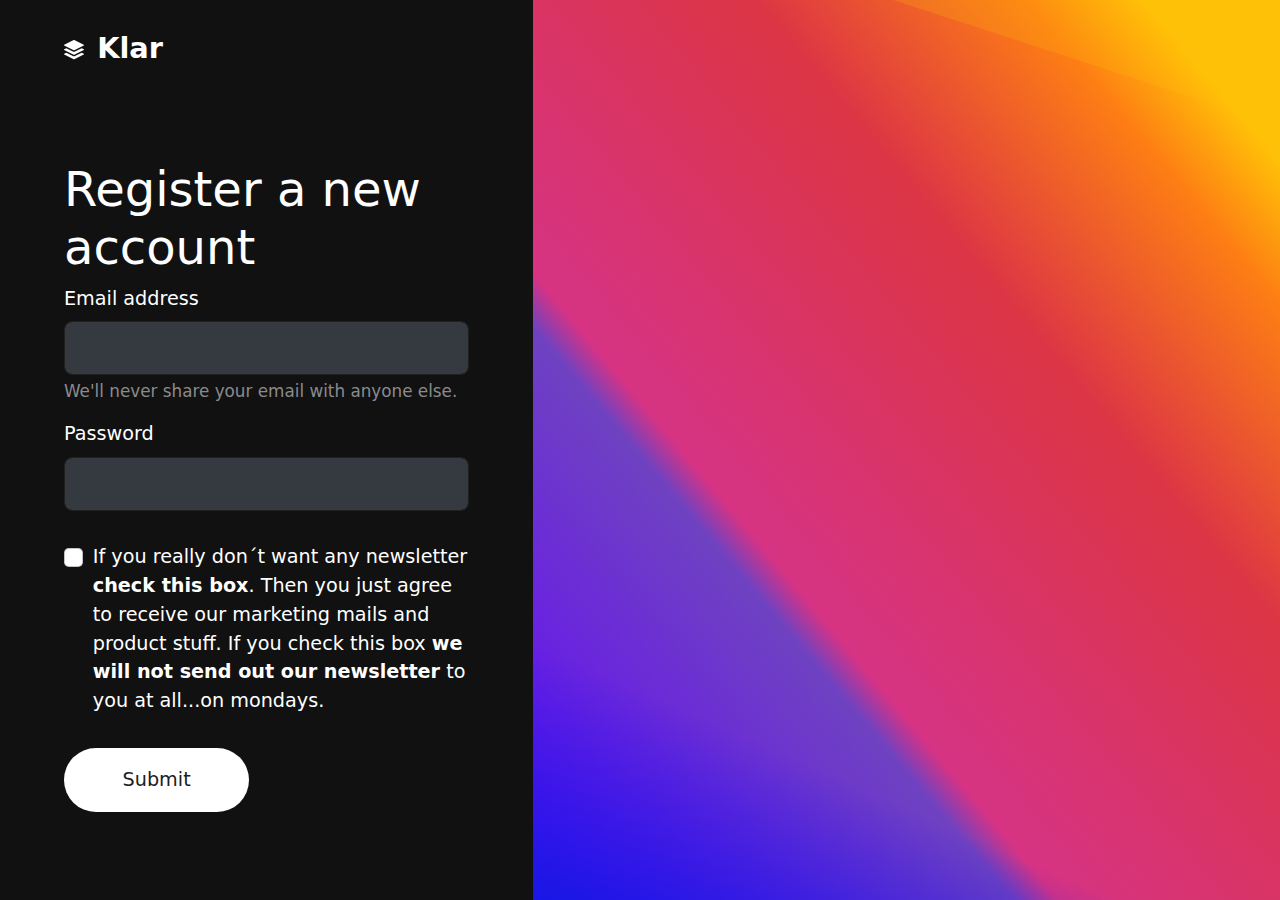
<file: system.html>
<!doctype html>
<html class="h-100" lang="en">

  <head>
      <meta charset="utf-8">
  <meta name="viewport" content="width=device-width,initial-scale=1,shrink-to-fit=no">
  <meta name="description" content="A well made and handcrafted Bootstrap 5 template">
  <link rel="apple-touch-icon" sizes="180x180" href="img/apple-touch-icon.png">
  <link rel="icon" type="image/png" sizes="32x32" href="img/favicon-32x32.png">
  <link rel="icon" type="image/png" sizes="16x16" href="img/favicon-16x16.png">
  <link rel="icon" type="image/png" sizes="96x96" href="img/favicon.png">
  <meta name="author" content="Holger Koenemann">
  <meta name="generator" content="Eleventy v2.0.0">
  <meta name="HandheldFriendly" content="true">
  <title>Register a new account</title>
  <link rel="stylesheet" href="css/theme.min.css">


  </head>

  <body class="d-flex h-100 w-100 bg-black text-white" data-bs-spy="scroll" data-bs-target="#navScroll">

    <div class="h-100 container-fluid">
      <div class="h-100 row d-flex align-items-stretch">
        
          <div class="col-12 col-md-7 col-lg-6 col-xl-5 d-flex align-items-start flex-column px-vw-5">
          
            <header class="mb-auto py-vh-2 col-12">
              <a class="navbar-brand pe-md-4 fs-4 col-12 col-md-auto text-center" href="index.html">
  <svg xmlns="http://www.w3.org/2000/svg" width="20" height="20" fill="currentColor" class="bi bi-stack" viewBox="0 0 16 16">
    <path d="m14.12 10.163 1.715.858c.22.11.22.424 0 .534L8.267 15.34a.598.598 0 0 1-.534 0L.165 11.555a.299.299 0 0 1 0-.534l1.716-.858 5.317 2.659c.505.252 1.1.252 1.604 0l5.317-2.66zM7.733.063a.598.598 0 0 1 .534 0l7.568 3.784a.3.3 0 0 1 0 .535L8.267 8.165a.598.598 0 0 1-.534 0L.165 4.382a.299.299 0 0 1 0-.535L7.733.063z"/>
    <path d="m14.12 6.576 1.715.858c.22.11.22.424 0 .534l-7.568 3.784a.598.598 0 0 1-.534 0L.165 7.968a.299.299 0 0 1 0-.534l1.716-.858 5.317 2.659c.505.252 1.1.252 1.604 0l5.317-2.659z"/>
  </svg>
  <span class="ms-md-1 mt-1 fw-bolder me-md-5">Klar</span>
</a>

            </header>
            <main class="mb-auto col-12">
              <h1>Register a new account</h1>
              
<form class="row">
  <div class="col-12">
  <div class="mb-3">
    <label for="exampleInputEmail1" class="form-label">Email address</label>
    <input type="email" class="form-control form-control-lg bg-gray-800 border-dark" id="exampleInputEmail1" aria-describedby="emailHelp">
    <div id="emailHelp" class="form-text">We'll never share your email with anyone else.</div>
  </div>
  <div class="mb-3">
    <label for="exampleInputPassword1" class="form-label">Password</label>
    <input type="password" class="form-control form-control-lg bg-gray-800 border-dark" id="exampleInputPassword1">
  </div>
  <div class="mb-3 form-check py-3">
    <input type="checkbox" class="form-check-input" id="exampleCheck1">
    <label class="form-check-label" for="exampleCheck1">If you really don´t want any newsletter <strong>check this box</strong>. Then you just agree to receive our marketing mails and product stuff. If you check this box <strong>we will not send out our newsletter</strong> to you at all...on mondays.</label>
  </div>
  <button type="submit" class="btn btn-white btn-xl mb-4">Submit</button>
</div>
</form>

            </main>
          </div>
          
            <div class="col-12 col-md-5 col-lg-6 col-xl-7 gradient"></div>
          
        </div>

      </div></body>
    </html>
</file>
<file: klar/css/theme.min.css>
/*!
   * Bootstrap  v5.2.1 (https://getbootstrap.com/)
   * Copyright 2011-2022 The Bootstrap Authors
   * Copyright 2011-2022 Twitter, Inc.
   * Licensed under MIT (https://github.com/twbs/bootstrap/blob/main/LICENSE)
   */:root{--bs-blue:#1717e5;--bs-indigo:#6610f2;--bs-purple:#6f42c1;--bs-pink:#d63384;--bs-red:#dc3545;--bs-orange:#fd7e14;--bs-yellow:#ffc107;--bs-green:#198754;--bs-teal:#20c997;--bs-cyan:#0dcaf0;--bs-white:#fff;--bs-gray:#8a8a8e;--bs-gray-dark:#343a40;--bs-gray-100:#f8f9fa;--bs-gray-200:#e9ecef;--bs-gray-300:#dee2e6;--bs-gray-400:#ced4da;--bs-gray-500:#adb5bd;--bs-gray-600:#8a8a8e;--bs-gray-700:#495057;--bs-gray-800:#343a40;--bs-gray-900:#202020;--bs-primary:#1717e5;--bs-secondary:#8a8a8e;--bs-success:#198754;--bs-info:#0dcaf0;--bs-warning:#ffc107;--bs-danger:#dc3545;--bs-light:#f8f9fa;--bs-dark:#202020;--bs-primary-rgb:23,23,229;--bs-secondary-rgb:138,138,142;--bs-success-rgb:25,135,84;--bs-info-rgb:13,202,240;--bs-warning-rgb:255,193,7;--bs-danger-rgb:220,53,69;--bs-light-rgb:248,249,250;--bs-dark-rgb:32,32,32;--bs-white-rgb:255,255,255;--bs-black-rgb:17,17,17;--bs-body-color-rgb:32,32,32;--bs-body-bg-rgb:255,255,255;--bs-font-sans-serif:"Inter",system-ui,-apple-system,"Segoe UI",Roboto,"Helvetica Neue",Arial,"Noto Sans",sans-serif,"Apple Color Emoji","Segoe UI Emoji","Segoe UI Symbol","Noto Color Emoji";--bs-font-monospace:SFMono-Regular,Menlo,Monaco,Consolas,"Liberation Mono","Courier New",monospace;--bs-gradient:linear-gradient(180deg, rgba(255, 255, 255, 0.15), rgba(255, 255, 255, 0));--bs-body-font-family:var(--bs-font-sans-serif);--bs-body-font-size:1.2rem;--bs-body-font-weight:400;--bs-body-line-height:1.5;--bs-body-color:#202020;--bs-body-bg:#fff;--bs-border-width:1px;--bs-border-style:solid;--bs-border-color:#dee2e6;--bs-border-color-translucent:rgba(17, 17, 17, 0.175);--bs-border-radius:0.375rem;--bs-border-radius-sm:0.25rem;--bs-border-radius-lg:0.5rem;--bs-border-radius-xl:1rem;--bs-border-radius-2xl:2rem;--bs-border-radius-pill:50rem;--bs-link-color:#1717e5;--bs-link-hover-color:#1212b7;--bs-code-color:#d63384;--bs-highlight-bg:#fff3cd}*,::after,::before{box-sizing:border-box}@media (prefers-reduced-motion:no-preference){:root{scroll-behavior:smooth}}body{margin:0;font-family:var(--bs-body-font-family);font-size:var(--bs-body-font-size);font-weight:var(--bs-body-font-weight);line-height:var(--bs-body-line-height);color:var(--bs-body-color);text-align:var(--bs-body-text-align);background-color:var(--bs-body-bg);-webkit-text-size-adjust:100%;-webkit-tap-highlight-color:rgba(17,17,17,0)}.h1,.h2,.h3,.h4,.h5,.h6,h1,h2,h3,h4,h5,h6{margin-top:0;margin-bottom:.5rem;font-weight:500;line-height:1.2}.h1,h1{font-size:calc(1.425rem + 2.1vw)}@media (min-width:1200px){.h1,h1{font-size:3rem}}.h2,h2{font-size:calc(1.365rem + 1.38vw)}@media (min-width:1200px){.h2,h2{font-size:2.4rem}}.h3,h3{font-size:calc(1.335rem + 1.02vw)}@media (min-width:1200px){.h3,h3{font-size:2.1rem}}.h4,h4{font-size:calc(1.305rem + .66vw)}@media (min-width:1200px){.h4,h4{font-size:1.8rem}}.h5,h5{font-size:calc(1.275rem + .3vw)}@media (min-width:1200px){.h5,h5{font-size:1.5rem}}.h6,h6{font-size:1.2rem}p{margin-top:0;margin-bottom:1rem}address{margin-bottom:1rem;font-style:normal;line-height:inherit}ul{padding-left:2rem}ul{margin-top:0;margin-bottom:1rem}ul ul{margin-bottom:0}strong{font-weight:bolder}.small,small{font-size:.875em}a{color:var(--bs-link-color);text-decoration:underline}a:hover{color:var(--bs-link-hover-color)}a:not([href]):not([class]),a:not([href]):not([class]):hover{color:inherit;text-decoration:none}img,svg{vertical-align:middle}label{display:inline-block}button{border-radius:0}button:focus:not(:focus-visible){outline:0}button,input{margin:0;font-family:inherit;font-size:inherit;line-height:inherit}button{text-transform:none}[type=button],[type=submit],button{-webkit-appearance:button}[type=button]:not(:disabled),[type=submit]:not(:disabled),button:not(:disabled){cursor:pointer}::-moz-focus-inner{padding:0;border-style:none}::-webkit-datetime-edit-day-field,::-webkit-datetime-edit-fields-wrapper,::-webkit-datetime-edit-hour-field,::-webkit-datetime-edit-minute,::-webkit-datetime-edit-month-field,::-webkit-datetime-edit-text,::-webkit-datetime-edit-year-field{padding:0}::-webkit-inner-spin-button{height:auto}::-webkit-search-decoration{-webkit-appearance:none}::-webkit-color-swatch-wrapper{padding:0}::file-selector-button{font:inherit;-webkit-appearance:button}.lead{font-size:calc(1.2846rem + .4152vw);font-weight:300}@media (min-width:1200px){.lead{font-size:1.596rem}}.display-1{font-size:calc(1.625rem + 4.5vw);font-weight:300;line-height:1.2}@media (min-width:1200px){.display-1{font-size:5rem}}.display-4{font-size:calc(1.475rem + 2.7vw);font-weight:300;line-height:1.2}@media (min-width:1200px){.display-4{font-size:3.5rem}}.img-fluid{max-width:100%;height:auto}.container,.container-fluid{--bs-gutter-x:4vw;--bs-gutter-y:0;width:100%;padding-right:calc(var(--bs-gutter-x) * .5);padding-left:calc(var(--bs-gutter-x) * .5);margin-right:auto;margin-left:auto}@media (min-width:576px){.container{max-width:540px}}@media (min-width:768px){.container{max-width:720px}}@media (min-width:992px){.container{max-width:960px}}@media (min-width:1200px){.container{max-width:1140px}}@media (min-width:1680px){.container{max-width:1600px}}.row{--bs-gutter-x:4vw;--bs-gutter-y:0;display:flex;flex-wrap:wrap;margin-top:calc(-1 * var(--bs-gutter-y));margin-right:calc(-.5 * var(--bs-gutter-x));margin-left:calc(-.5 * var(--bs-gutter-x))}.row>*{flex-shrink:0;width:100%;max-width:100%;padding-right:calc(var(--bs-gutter-x) * .5);padding-left:calc(var(--bs-gutter-x) * .5);margin-top:var(--bs-gutter-y)}.col{flex:1 0 0%}.col-5{flex:0 0 auto;width:41.66667%}.col-6{flex:0 0 auto;width:50%}.col-12{flex:0 0 auto;width:100%}.offset-1{margin-left:8.33333%}.g-5,.gx-5{--bs-gutter-x:3rem}.g-5{--bs-gutter-y:3rem}@media (min-width:768px){.col-md-auto{flex:0 0 auto;width:auto}.col-md-5{flex:0 0 auto;width:41.66667%}.col-md-6{flex:0 0 auto;width:50%}.col-md-7{flex:0 0 auto;width:58.33333%}}@media (min-width:992px){.col-lg-3{flex:0 0 auto;width:25%}.col-lg-4{flex:0 0 auto;width:33.33333%}.col-lg-5{flex:0 0 auto;width:41.66667%}.col-lg-6{flex:0 0 auto;width:50%}.col-lg-7{flex:0 0 auto;width:58.33333%}.col-lg-10{flex:0 0 auto;width:83.33333%}.offset-lg-1{margin-left:8.33333%}}@media (min-width:1200px){.col-xl-5{flex:0 0 auto;width:41.66667%}.col-xl-7{flex:0 0 auto;width:58.33333%}.col-xl-8{flex:0 0 auto;width:66.66667%}.col-xl-9{flex:0 0 auto;width:75%}.col-xl-10{flex:0 0 auto;width:83.33333%}}.form-label{margin-bottom:.5rem}.form-text{margin-top:.25rem;font-size:.875em;color:#8a8a8e}.form-control{display:block;width:100%;padding:.375rem .75rem;font-size:1.2rem;font-weight:400;line-height:1.5;color:#202020;background-color:#fff;background-clip:padding-box;border:1px solid #ced4da;appearance:none;border-radius:.375rem;transition:border-color .15s ease-in-out,box-shadow .15s ease-in-out}@media (prefers-reduced-motion:reduce){.form-control{transition:none}}.form-control:focus{color:#202020;background-color:#fff;border-color:#8b8bf2;outline:0;box-shadow:0 0 0 .25rem rgba(23,23,229,.25)}.form-control::-webkit-date-and-time-value{height:1.5em}.form-control::placeholder{color:#8a8a8e;opacity:1}.form-control:disabled{background-color:#e9ecef;opacity:1}.form-control::file-selector-button{padding:.375rem .75rem;margin:-.375rem -.75rem;margin-inline-end:.75rem;color:#202020;background-color:#e9ecef;pointer-events:none;border-color:inherit;border-style:solid;border-width:0;border-inline-end-width:1px;border-radius:0;transition:color .15s ease-in-out,background-color .15s ease-in-out,border-color .15s ease-in-out,box-shadow .15s ease-in-out}@media (prefers-reduced-motion:reduce){.form-control::file-selector-button{transition:none}}.form-control:hover:not(:disabled):not([readonly])::file-selector-button{background-color:#dde0e3}.form-control-lg{min-height:calc(1.5em + 1rem + 2px);padding:.5rem 1rem;font-size:calc(1.275rem + .3vw);border-radius:.5rem}@media (min-width:1200px){.form-control-lg{font-size:1.5rem}}.form-control-lg::file-selector-button{padding:.5rem 1rem;margin:-.5rem -1rem;margin-inline-end:1rem}.form-check{display:block;min-height:1.8rem;padding-left:1.5em;margin-bottom:.125rem}.form-check .form-check-input{float:left;margin-left:-1.5em}.form-check-input{width:1em;height:1em;margin-top:.25em;vertical-align:top;background-color:#fff;background-repeat:no-repeat;background-position:center;background-size:contain;border:1px solid rgba(17,17,17,.25);appearance:none;print-color-adjust:exact}.form-check-input[type=checkbox]{border-radius:.25em}.form-check-input:active{filter:brightness(90%)}.form-check-input:focus{border-color:#8b8bf2;outline:0;box-shadow:0 0 0 .25rem rgba(23,23,229,.25)}.form-check-input:checked{background-color:#1717e5;border-color:#1717e5}.form-check-input:checked[type=checkbox]{background-image:url("data:image/svg+xml,%3csvg xmlns='http://www.w3.org/2000/svg' viewBox='0 0 20 20'%3e%3cpath fill='none' stroke='%23fff' stroke-linecap='round' stroke-linejoin='round' stroke-width='3' d='m6 10 3 3 6-6'/%3e%3c/svg%3e")}.form-check-input[type=checkbox]:indeterminate{background-color:#1717e5;border-color:#1717e5;background-image:url("data:image/svg+xml,%3csvg xmlns='http://www.w3.org/2000/svg' viewBox='0 0 20 20'%3e%3cpath fill='none' stroke='%23fff' stroke-linecap='round' stroke-linejoin='round' stroke-width='3' d='M6 10h8'/%3e%3c/svg%3e")}.form-check-input:disabled{pointer-events:none;filter:none;opacity:.5}.form-check-input:disabled~.form-check-label{cursor:default;opacity:.5}.btn{--bs-btn-padding-x:0.75rem;--bs-btn-padding-y:0.375rem;--bs-btn-font-size:1.2rem;--bs-btn-font-weight:400;--bs-btn-line-height:1.5;--bs-btn-color:#202020;--bs-btn-bg:transparent;--bs-btn-border-width:1px;--bs-btn-border-color:transparent;--bs-btn-border-radius:99rem;--bs-btn-hover-border-color:transparent;--bs-btn-box-shadow:inset 0 1px 0 rgba(255, 255, 255, 0.15),0 1px 1px rgba(17, 17, 17, 0.075);--bs-btn-disabled-opacity:0.65;--bs-btn-focus-box-shadow:0 0 0 0.25rem rgba(var(--bs-btn-focus-shadow-rgb), .5);display:inline-block;padding:var(--bs-btn-padding-y) var(--bs-btn-padding-x);font-family:var(--bs-btn-font-family);font-size:var(--bs-btn-font-size);font-weight:var(--bs-btn-font-weight);line-height:var(--bs-btn-line-height);color:var(--bs-btn-color);text-align:center;text-decoration:none;vertical-align:middle;cursor:pointer;user-select:none;border:var(--bs-btn-border-width) solid var(--bs-btn-border-color);border-radius:var(--bs-btn-border-radius);background-color:var(--bs-btn-bg);transition:color .15s ease-in-out,background-color .15s ease-in-out,border-color .15s ease-in-out,box-shadow .15s ease-in-out}@media (prefers-reduced-motion:reduce){.btn{transition:none}}.btn:first-child:hover,:not(.btn-check)+.btn:hover{color:var(--bs-btn-hover-color);background-color:var(--bs-btn-hover-bg);border-color:var(--bs-btn-hover-border-color)}.btn:focus-visible{color:var(--bs-btn-hover-color);background-color:var(--bs-btn-hover-bg);border-color:var(--bs-btn-hover-border-color);outline:0;box-shadow:var(--bs-btn-focus-box-shadow)}.btn.active,.btn.show,.btn:first-child:active,:not(.btn-check)+.btn:active{color:var(--bs-btn-active-color);background-color:var(--bs-btn-active-bg);border-color:var(--bs-btn-active-border-color)}.btn.active:focus-visible,.btn.show:focus-visible,.btn:first-child:active:focus-visible,:not(.btn-check)+.btn:active:focus-visible{box-shadow:var(--bs-btn-focus-box-shadow)}.btn:disabled{color:var(--bs-btn-disabled-color);pointer-events:none;background-color:var(--bs-btn-disabled-bg);border-color:var(--bs-btn-disabled-border-color);opacity:var(--bs-btn-disabled-opacity)}.btn-light{--bs-btn-color:#111;--bs-btn-bg:#f8f9fa;--bs-btn-border-color:#f8f9fa;--bs-btn-hover-color:#111;--bs-btn-hover-bg:#d3d4d5;--bs-btn-hover-border-color:#c6c7c8;--bs-btn-focus-shadow-rgb:213,214,215;--bs-btn-active-color:#111;--bs-btn-active-bg:#c6c7c8;--bs-btn-active-border-color:#babbbc;--bs-btn-active-shadow:inset 0 3px 5px rgba(17, 17, 17, 0.125);--bs-btn-disabled-color:#111;--bs-btn-disabled-bg:#f8f9fa;--bs-btn-disabled-border-color:#f8f9fa}.btn-outline-light{--bs-btn-color:#f8f9fa;--bs-btn-border-color:#f8f9fa;--bs-btn-hover-color:#111;--bs-btn-hover-bg:#f8f9fa;--bs-btn-hover-border-color:#f8f9fa;--bs-btn-focus-shadow-rgb:248,249,250;--bs-btn-active-color:#111;--bs-btn-active-bg:#f8f9fa;--bs-btn-active-border-color:#f8f9fa;--bs-btn-active-shadow:inset 0 3px 5px rgba(17, 17, 17, 0.125);--bs-btn-disabled-color:#f8f9fa;--bs-btn-disabled-bg:transparent;--bs-btn-disabled-border-color:#f8f9fa;--bs-gradient:none}.fade{transition:opacity .15s linear}@media (prefers-reduced-motion:reduce){.fade{transition:none}}.fade:not(.show){opacity:0}.collapse:not(.show){display:none}.collapsing{height:0;overflow:hidden;transition:height .35s ease}@media (prefers-reduced-motion:reduce){.collapsing{transition:none}}.nav{--bs-nav-link-padding-x:1rem;--bs-nav-link-padding-y:0.5rem;--bs-nav-link-color:var(--bs-link-color);--bs-nav-link-hover-color:var(--bs-link-hover-color);--bs-nav-link-disabled-color:#8a8a8e;display:flex;flex-wrap:wrap;padding-left:0;margin-bottom:0;list-style:none}.nav-link{display:block;padding:var(--bs-nav-link-padding-y) var(--bs-nav-link-padding-x);font-size:var(--bs-nav-link-font-size);font-weight:var(--bs-nav-link-font-weight);color:var(--bs-nav-link-color);text-decoration:none;transition:color .15s ease-in-out,background-color .15s ease-in-out,border-color .15s ease-in-out}@media (prefers-reduced-motion:reduce){.nav-link{transition:none}}.nav-link:focus,.nav-link:hover{color:var(--bs-nav-link-hover-color)}.navbar{--bs-navbar-padding-x:0;--bs-navbar-padding-y:0.5rem;--bs-navbar-color:rgba(17, 17, 17, 0.7);--bs-navbar-hover-color:rgba(17, 17, 17, 0.8);--bs-navbar-disabled-color:rgba(17, 17, 17, 0.3);--bs-navbar-active-color:rgba(17, 17, 17, 0.9);--bs-navbar-brand-padding-y:0.275rem;--bs-navbar-brand-margin-end:1rem;--bs-navbar-brand-font-size:1.5rem;--bs-navbar-brand-color:rgba(17, 17, 17, 0.9);--bs-navbar-brand-hover-color:rgba(17, 17, 17, 0.9);--bs-navbar-nav-link-padding-x:0.5rem;--bs-navbar-toggler-padding-y:0.25rem;--bs-navbar-toggler-padding-x:0.75rem;--bs-navbar-toggler-font-size:1.5rem;--bs-navbar-toggler-icon-bg:url("data:image/svg+xml,%3csvg xmlns='http://www.w3.org/2000/svg' viewBox='0 0 30 30'%3e%3cpath stroke='rgba%2817, 17, 17, 0.7%29' stroke-linecap='round' stroke-miterlimit='10' stroke-width='2' d='M4 7h22M4 15h22M4 23h22'/%3e%3c/svg%3e");--bs-navbar-toggler-border-color:rgba(17, 17, 17, 0.1);--bs-navbar-toggler-border-radius:99rem;--bs-navbar-toggler-focus-width:0.25rem;--bs-navbar-toggler-transition:box-shadow 0.15s ease-in-out;position:relative;display:flex;flex-wrap:wrap;align-items:center;justify-content:space-between;padding:var(--bs-navbar-padding-y) var(--bs-navbar-padding-x)}.navbar>.container,.navbar>.container-fluid{display:flex;flex-wrap:inherit;align-items:center;justify-content:space-between}.navbar-brand{padding-top:var(--bs-navbar-brand-padding-y);padding-bottom:var(--bs-navbar-brand-padding-y);margin-right:var(--bs-navbar-brand-margin-end);font-size:var(--bs-navbar-brand-font-size);color:var(--bs-navbar-brand-color);text-decoration:none;white-space:nowrap}.navbar-brand:focus,.navbar-brand:hover{color:var(--bs-navbar-brand-hover-color)}.navbar-nav{--bs-nav-link-padding-x:0;--bs-nav-link-padding-y:0.5rem;--bs-nav-link-color:var(--bs-navbar-color);--bs-nav-link-hover-color:var(--bs-navbar-hover-color);--bs-nav-link-disabled-color:var(--bs-navbar-disabled-color);display:flex;flex-direction:column;padding-left:0;margin-bottom:0;list-style:none}.navbar-nav .nav-link.active,.navbar-nav .show>.nav-link{color:var(--bs-navbar-active-color)}.navbar-dark{--bs-navbar-color:rgba(255, 255, 255, 0.55);--bs-navbar-hover-color:rgba(255, 255, 255, 0.75);--bs-navbar-disabled-color:rgba(255, 255, 255, 0.25);--bs-navbar-active-color:#fff;--bs-navbar-brand-color:#fff;--bs-navbar-brand-hover-color:#fff;--bs-navbar-toggler-border-color:rgba(255, 255, 255, 0.1);--bs-navbar-toggler-icon-bg:url("data:image/svg+xml,%3csvg xmlns='http://www.w3.org/2000/svg' viewBox='0 0 30 30'%3e%3cpath stroke='rgba%28255, 255, 255, 0.55%29' stroke-linecap='round' stroke-miterlimit='10' stroke-width='2' d='M4 7h22M4 15h22M4 23h22'/%3e%3c/svg%3e")}.card{--bs-card-spacer-y:1rem;--bs-card-spacer-x:1rem;--bs-card-title-spacer-y:0.5rem;--bs-card-border-width:1px;--bs-card-border-color:var(--bs-border-color-translucent);--bs-card-border-radius:0.375rem;--bs-card-inner-border-radius:calc(0.375rem - 1px);--bs-card-cap-padding-y:0.5rem;--bs-card-cap-padding-x:1rem;--bs-card-cap-bg:rgba(17, 17, 17, 0.03);--bs-card-bg:#fff;--bs-card-img-overlay-padding:1rem;--bs-card-group-margin:2vw;position:relative;display:flex;flex-direction:column;min-width:0;height:var(--bs-card-height);word-wrap:break-word;background-color:var(--bs-card-bg);background-clip:border-box;border:var(--bs-card-border-width) solid var(--bs-card-border-color);border-radius:var(--bs-card-border-radius)}.card>.list-group{border-top:inherit;border-bottom:inherit}.card>.list-group:first-child{border-top-width:0;border-top-left-radius:var(--bs-card-inner-border-radius);border-top-right-radius:var(--bs-card-inner-border-radius)}.card>.list-group:last-child{border-bottom-width:0;border-bottom-right-radius:var(--bs-card-inner-border-radius);border-bottom-left-radius:var(--bs-card-inner-border-radius)}@keyframes progress-bar-stripes{0%{background-position-x:1rem}}.list-group{--bs-list-group-color:#202020;--bs-list-group-bg:#fff;--bs-list-group-border-color:rgba(17, 17, 17, 0.125);--bs-list-group-border-width:1px;--bs-list-group-border-radius:0.375rem;--bs-list-group-item-padding-x:1rem;--bs-list-group-item-padding-y:0.5rem;--bs-list-group-action-color:#495057;--bs-list-group-action-hover-color:#495057;--bs-list-group-action-hover-bg:#f8f9fa;--bs-list-group-action-active-color:#202020;--bs-list-group-action-active-bg:#e9ecef;--bs-list-group-disabled-color:#8a8a8e;--bs-list-group-disabled-bg:#fff;--bs-list-group-active-color:#fff;--bs-list-group-active-bg:#1717e5;--bs-list-group-active-border-color:#1717e5;display:flex;flex-direction:column;padding-left:0;margin-bottom:0;border-radius:var(--bs-list-group-border-radius)}.list-group-horizontal{flex-direction:row}@keyframes spinner-border{to{transform:rotate(360deg)}}@keyframes spinner-grow{0%{transform:scale(0)}50%{opacity:1;transform:none}}@keyframes placeholder-glow{50%{opacity:.2}}@keyframes placeholder-wave{100%{mask-position:-200% 0}}.fixed-top{position:fixed;top:0;right:0;left:0;z-index:1030}.opacity-75{opacity:.75!important}.overflow-hidden{overflow:hidden!important}.d-flex{display:flex!important}.shadow{box-shadow:0 1rem 3rem rgba(17,17,17,.5)!important}.shadow-sm{box-shadow:0 1rem 1.5rem rgba(17,17,17,.25)!important}.position-relative{position:relative!important}.position-absolute{position:absolute!important}.top-0{top:0!important}.bottom-0{bottom:0!important}.start-0{left:0!important}.border-top{border-top:var(--bs-border-width) var(--bs-border-style) var(--bs-border-color)!important}.border-end{border-right:var(--bs-border-width) var(--bs-border-style) var(--bs-border-color)!important}.border-bottom{border-bottom:var(--bs-border-width) var(--bs-border-style) var(--bs-border-color)!important}.border-secondary{--bs-border-opacity:1;border-color:rgba(var(--bs-secondary-rgb),var(--bs-border-opacity))!important}.border-dark{--bs-border-opacity:1;border-color:rgba(var(--bs-dark-rgb),var(--bs-border-opacity))!important}.border-5{--bs-border-width:5px}.w-100{width:100%!important}.h-50{height:50%!important}.h-100{height:100%!important}.flex-column{flex-direction:column!important}.justify-content-start{justify-content:flex-start!important}.justify-content-center{justify-content:center!important}.align-items-start{align-items:flex-start!important}.align-items-center{align-items:center!important}.align-items-stretch{align-items:stretch!important}.mx-auto{margin-right:auto!important;margin-left:auto!important}.my-5{margin-top:3rem!important;margin-bottom:3rem!important}.mt-0{margin-top:0!important}.mt-1{margin-top:.25rem!important}.mt-3{margin-top:1rem!important}.mt-5{margin-top:3rem!important}.me-2{margin-right:.5rem!important}.me-3{margin-right:1rem!important}.mb-2{margin-bottom:.5rem!important}.mb-3{margin-bottom:1rem!important}.mb-4{margin-bottom:1.5rem!important}.mb-5{margin-bottom:3rem!important}.mb-auto{margin-bottom:auto!important}.ms-5{margin-left:3rem!important}.mb-n5{margin-bottom:-3rem!important}.p-0{padding:0!important}.p-5{padding:3rem!important}.px-0{padding-right:0!important;padding-left:0!important}.py-3{padding-top:1rem!important;padding-bottom:1rem!important}.py-4{padding-top:1.5rem!important;padding-bottom:1.5rem!important}.py-5{padding-top:3rem!important;padding-bottom:3rem!important}.pt-0{padding-top:0!important}.pt-3{padding-top:1rem!important}.pt-5{padding-top:3rem!important}.pb-0{padding-bottom:0!important}.pb-4{padding-bottom:1.5rem!important}.fs-1{font-size:calc(1.425rem + 2.1vw)!important}.fs-4{font-size:calc(1.305rem + .66vw)!important}.fs-5{font-size:calc(1.275rem + .3vw)!important}.fs-6{font-size:1.2rem!important}.fw-light{font-weight:300!important}.fw-lighter{font-weight:lighter!important}.fw-bold{font-weight:700!important}.fw-bolder{font-weight:bolder!important}.lh-1{line-height:1!important}.text-center{text-align:center!important}.text-secondary{--bs-text-opacity:1;color:rgba(var(--bs-secondary-rgb),var(--bs-text-opacity))!important}.text-white{--bs-text-opacity:1;color:rgba(var(--bs-white-rgb),var(--bs-text-opacity))!important}.text-muted{--bs-text-opacity:1;color:#8a8a8e!important}.bg-dark{--bs-bg-opacity:1;background-color:rgba(var(--bs-dark-rgb),var(--bs-bg-opacity))!important}.bg-black{--bs-bg-opacity:1;background-color:rgba(var(--bs-black-rgb),var(--bs-bg-opacity))!important}.bg-transparent{--bs-bg-opacity:1;background-color:transparent!important}.rounded-5{border-radius:var(--bs-border-radius-2xl)!important}.rounded-circle{border-radius:50%!important}@media (min-width:768px){.me-md-5{margin-right:3rem!important}.ms-md-1{margin-left:.25rem!important}.pe-md-4{padding-right:1.5rem!important}}@media (min-width:992px){.mb-lg-0{margin-bottom:0!important}.text-lg-start{text-align:left!important}.text-lg-end{text-align:right!important}}@media (min-width:1200px){.fs-1{font-size:3rem!important}.fs-4{font-size:1.8rem!important}.fs-5{font-size:1.5rem!important}}html{scroll-behavior:smooth}.btn,.nav-link.collapsed,.navbar,.scrolled,.shadow,a,img{transition:all .5s ease-in-out 0s}.bg-cover{background-size:cover;background-position:center center}.navbar{padding-top:32px;padding-bottom:32px}.navbar.scrolled{padding-top:12px;padding-bottom:12px;background-color:#111}.link-fancy{color:#1717e5;text-decoration:none;display:inline-block;position:relative}.link-fancy-light{color:#fff}.link-fancy:hover{color:#8a8a8e}.link-fancy-light:hover{color:#8a8a8e}.link-fancy:before{content:'';display:block;height:1px;width:100%;transform-origin:left;position:absolute;left:0;bottom:0;background-image:linear-gradient(90deg,#1717e5 0,#1717e5 25%,transparent 0,transparent 50%,#1717e5 0,#1717e5 75%,transparent 0,transparent);background-repeat:no-repeat;background-position:0;background-size:400% 1px;transition:background-position .8s ease-in-out}.link-fancy-light:before{background-image:linear-gradient(90deg,#fff 0,#fff 25%,transparent 0,transparent 50%,#fff 0,#fff 75%,transparent 0,transparent)}.link-fancy:hover:before{background-position:100%}.display-huge{font-size:calc(2.5rem + 1.5vw);font-weight:600;letter-spacing:-.02rem}.navbar-dark a.nav-link{color:#fff;border-bottom:2px solid transparent;margin:0 1rem;font-size:1.33rem}.navbar-dark a.nav-link:hover{border-bottom:2px solid #fff}.gradient{background-image:linear-gradient(24deg,#1717e5,transparent 21%),linear-gradient(198deg,rgba(255,193,7,.2) 11%,transparent 0),linear-gradient(50deg,#6610f2 5%,#6f42c1 32%,#d63384 35%,#dc3545 65%,#fd7e14 83%,#ffc107 91%)}.display-4{font-weight:500}.no-bottom-radius{border-bottom-left-radius:0!important;border-bottom-right-radius:0!important}.btn-xl{--bs-btn-padding-y:calc(.75rem + .5vh);--bs-btn-padding-x:calc(2rem + 2vw);--bs-btn-font-size:1.2rem;--bs-btn-border-radius:99rem}.btn-white{background-color:#fff;color:#202020}.btn-white:hover{background-color:#f8f9fa;color:#202020}.bg-cover{background-size:cover}.bg-center{background-position:center center}.bg-gray-800{background-color:#343a40}.bg-gray-900{background-color:#202020}.bg-black{background-color:#111}.py-vh-2{padding-top:3vh;padding-bottom:3vh}.py-vh-3{padding-top:6vh;padding-bottom:6vh}.py-vh-4{padding-top:9vh;padding-bottom:9vh}.py-vh-5{padding-top:12vh;padding-bottom:12vh}.px-vw-5{padding-left:5vw;padding-right:5vw}[data-aos][data-aos][data-aos-duration="300"],body[data-aos-duration="300"] [data-aos]{transition-duration:.3s}[data-aos][data-aos][data-aos-duration="400"],body[data-aos-duration="400"] [data-aos]{transition-duration:.4s}[data-aos][data-aos][data-aos-duration="500"],body[data-aos-duration="500"] [data-aos]{transition-duration:.5s}[data-aos][data-aos][data-aos-duration="700"],body[data-aos-duration="700"] [data-aos]{transition-duration:.7s}[data-aos][data-aos][data-aos-duration="800"],body[data-aos-duration="800"] [data-aos]{transition-duration:.8s}[data-aos][data-aos][data-aos-duration="2000"],body[data-aos-duration="2000"] [data-aos]{transition-duration:2s}[data-aos][data-aos][data-aos-duration="3000"],body[data-aos-duration="3000"] [data-aos]{transition-duration:3s}[data-aos]{pointer-events:none}[data-aos].aos-animate{pointer-events:auto}@media screen{html:not(.no-js) [data-aos^=fade][data-aos^=fade]{opacity:0;transition-property:opacity,-webkit-transform;transition-property:opacity,transform;transition-property:opacity,transform,-webkit-transform}html:not(.no-js) [data-aos^=fade][data-aos^=fade].aos-animate{opacity:1;-webkit-transform:none;transform:none}html:not(.no-js) [data-aos=fade-up]{-webkit-transform:translate3d(0,100px,0);transform:translate3d(0,100px,0)}html:not(.no-js) [data-aos=fade-right]{-webkit-transform:translate3d(-100px,0,0);transform:translate3d(-100px,0,0)}html:not(.no-js) [data-aos=fade-left]{-webkit-transform:translate3d(100px,0,0);transform:translate3d(100px,0,0)}html:not(.no-js) [data-aos^=zoom][data-aos^=zoom]{opacity:0;transition-property:opacity,-webkit-transform;transition-property:opacity,transform;transition-property:opacity,transform,-webkit-transform}html:not(.no-js) [data-aos^=zoom][data-aos^=zoom].aos-animate{opacity:1;-webkit-transform:translateZ(0) scale(1);transform:translateZ(0) scale(1)}html:not(.no-js) [data-aos=zoom-in-up]{-webkit-transform:translate3d(0,100px,0) scale(.6);transform:translate3d(0,100px,0) scale(.6)}html:not(.no-js) [data-aos=zoom-in-right]{-webkit-transform:translate3d(-100px,0,0) scale(.6);transform:translate3d(-100px,0,0) scale(.6)}html:not(.no-js) [data-aos=zoom-in-left]{-webkit-transform:translate3d(100px,0,0) scale(.6);transform:translate3d(100px,0,0) scale(.6)}}
</file>
<file: css/theme.min.css>
/*!
   * Bootstrap  v5.2.1 (https://getbootstrap.com/)
   * Copyright 2011-2022 The Bootstrap Authors
   * Copyright 2011-2022 Twitter, Inc.
   * Licensed under MIT (https://github.com/twbs/bootstrap/blob/main/LICENSE)
   */:root{--bs-blue:#1717e5;--bs-indigo:#6610f2;--bs-purple:#6f42c1;--bs-pink:#d63384;--bs-red:#dc3545;--bs-orange:#fd7e14;--bs-yellow:#ffc107;--bs-green:#198754;--bs-teal:#20c997;--bs-cyan:#0dcaf0;--bs-white:#fff;--bs-gray:#8a8a8e;--bs-gray-dark:#343a40;--bs-gray-100:#f8f9fa;--bs-gray-200:#e9ecef;--bs-gray-300:#dee2e6;--bs-gray-400:#ced4da;--bs-gray-500:#adb5bd;--bs-gray-600:#8a8a8e;--bs-gray-700:#495057;--bs-gray-800:#343a40;--bs-gray-900:#202020;--bs-primary:#1717e5;--bs-secondary:#8a8a8e;--bs-success:#198754;--bs-info:#0dcaf0;--bs-warning:#ffc107;--bs-danger:#dc3545;--bs-light:#f8f9fa;--bs-dark:#202020;--bs-primary-rgb:23,23,229;--bs-secondary-rgb:138,138,142;--bs-success-rgb:25,135,84;--bs-info-rgb:13,202,240;--bs-warning-rgb:255,193,7;--bs-danger-rgb:220,53,69;--bs-light-rgb:248,249,250;--bs-dark-rgb:32,32,32;--bs-white-rgb:255,255,255;--bs-black-rgb:17,17,17;--bs-body-color-rgb:32,32,32;--bs-body-bg-rgb:255,255,255;--bs-font-sans-serif:"Inter",system-ui,-apple-system,"Segoe UI",Roboto,"Helvetica Neue",Arial,"Noto Sans",sans-serif,"Apple Color Emoji","Segoe UI Emoji","Segoe UI Symbol","Noto Color Emoji";--bs-font-monospace:SFMono-Regular,Menlo,Monaco,Consolas,"Liberation Mono","Courier New",monospace;--bs-gradient:linear-gradient(180deg, rgba(255, 255, 255, 0.15), rgba(255, 255, 255, 0));--bs-body-font-family:var(--bs-font-sans-serif);--bs-body-font-size:1.2rem;--bs-body-font-weight:400;--bs-body-line-height:1.5;--bs-body-color:#202020;--bs-body-bg:#fff;--bs-border-width:1px;--bs-border-style:solid;--bs-border-color:#dee2e6;--bs-border-color-translucent:rgba(17, 17, 17, 0.175);--bs-border-radius:0.375rem;--bs-border-radius-sm:0.25rem;--bs-border-radius-lg:0.5rem;--bs-border-radius-xl:1rem;--bs-border-radius-2xl:2rem;--bs-border-radius-pill:50rem;--bs-link-color:#1717e5;--bs-link-hover-color:#1212b7;--bs-code-color:#d63384;--bs-highlight-bg:#fff3cd}*,::after,::before{box-sizing:border-box}@media (prefers-reduced-motion:no-preference){:root{scroll-behavior:smooth}}body{margin:0;font-family:var(--bs-body-font-family);font-size:var(--bs-body-font-size);font-weight:var(--bs-body-font-weight);line-height:var(--bs-body-line-height);color:var(--bs-body-color);text-align:var(--bs-body-text-align);background-color:var(--bs-body-bg);-webkit-text-size-adjust:100%;-webkit-tap-highlight-color:rgba(17,17,17,0)}.h1,.h2,.h3,.h4,.h5,.h6,h1,h2,h3,h4,h5,h6{margin-top:0;margin-bottom:.5rem;font-weight:500;line-height:1.2}.h1,h1{font-size:calc(1.425rem + 2.1vw)}@media (min-width:1200px){.h1,h1{font-size:3rem}}.h2,h2{font-size:calc(1.365rem + 1.38vw)}@media (min-width:1200px){.h2,h2{font-size:2.4rem}}.h3,h3{font-size:calc(1.335rem + 1.02vw)}@media (min-width:1200px){.h3,h3{font-size:2.1rem}}.h4,h4{font-size:calc(1.305rem + .66vw)}@media (min-width:1200px){.h4,h4{font-size:1.8rem}}.h5,h5{font-size:calc(1.275rem + .3vw)}@media (min-width:1200px){.h5,h5{font-size:1.5rem}}.h6,h6{font-size:1.2rem}p{margin-top:0;margin-bottom:1rem}address{margin-bottom:1rem;font-style:normal;line-height:inherit}ul{padding-left:2rem}ul{margin-top:0;margin-bottom:1rem}ul ul{margin-bottom:0}strong{font-weight:bolder}.small,small{font-size:.875em}a{color:var(--bs-link-color);text-decoration:underline}a:hover{color:var(--bs-link-hover-color)}a:not([href]):not([class]),a:not([href]):not([class]):hover{color:inherit;text-decoration:none}img,svg{vertical-align:middle}label{display:inline-block}button{border-radius:0}button:focus:not(:focus-visible){outline:0}button,input{margin:0;font-family:inherit;font-size:inherit;line-height:inherit}button{text-transform:none}[type=button],[type=submit],button{-webkit-appearance:button}[type=button]:not(:disabled),[type=submit]:not(:disabled),button:not(:disabled){cursor:pointer}::-moz-focus-inner{padding:0;border-style:none}::-webkit-datetime-edit-day-field,::-webkit-datetime-edit-fields-wrapper,::-webkit-datetime-edit-hour-field,::-webkit-datetime-edit-minute,::-webkit-datetime-edit-month-field,::-webkit-datetime-edit-text,::-webkit-datetime-edit-year-field{padding:0}::-webkit-inner-spin-button{height:auto}::-webkit-search-decoration{-webkit-appearance:none}::-webkit-color-swatch-wrapper{padding:0}::file-selector-button{font:inherit;-webkit-appearance:button}.lead{font-size:calc(1.2846rem + .4152vw);font-weight:300}@media (min-width:1200px){.lead{font-size:1.596rem}}.display-1{font-size:calc(1.625rem + 4.5vw);font-weight:300;line-height:1.2}@media (min-width:1200px){.display-1{font-size:5rem}}.display-4{font-size:calc(1.475rem + 2.7vw);font-weight:300;line-height:1.2}@media (min-width:1200px){.display-4{font-size:3.5rem}}.img-fluid{max-width:100%;height:auto}.container,.container-fluid{--bs-gutter-x:4vw;--bs-gutter-y:0;width:100%;padding-right:calc(var(--bs-gutter-x) * .5);padding-left:calc(var(--bs-gutter-x) * .5);margin-right:auto;margin-left:auto}@media (min-width:576px){.container{max-width:540px}}@media (min-width:768px){.container{max-width:720px}}@media (min-width:992px){.container{max-width:960px}}@media (min-width:1200px){.container{max-width:1140px}}@media (min-width:1680px){.container{max-width:1600px}}.row{--bs-gutter-x:4vw;--bs-gutter-y:0;display:flex;flex-wrap:wrap;margin-top:calc(-1 * var(--bs-gutter-y));margin-right:calc(-.5 * var(--bs-gutter-x));margin-left:calc(-.5 * var(--bs-gutter-x))}.row>*{flex-shrink:0;width:100%;max-width:100%;padding-right:calc(var(--bs-gutter-x) * .5);padding-left:calc(var(--bs-gutter-x) * .5);margin-top:var(--bs-gutter-y)}.col{flex:1 0 0%}.col-5{flex:0 0 auto;width:41.66667%}.col-6{flex:0 0 auto;width:50%}.col-12{flex:0 0 auto;width:100%}.offset-1{margin-left:8.33333%}.g-5,.gx-5{--bs-gutter-x:3rem}.g-5{--bs-gutter-y:3rem}@media (min-width:768px){.col-md-auto{flex:0 0 auto;width:auto}.col-md-5{flex:0 0 auto;width:41.66667%}.col-md-6{flex:0 0 auto;width:50%}.col-md-7{flex:0 0 auto;width:58.33333%}}@media (min-width:992px){.col-lg-3{flex:0 0 auto;width:25%}.col-lg-4{flex:0 0 auto;width:33.33333%}.col-lg-5{flex:0 0 auto;width:41.66667%}.col-lg-6{flex:0 0 auto;width:50%}.col-lg-7{flex:0 0 auto;width:58.33333%}.col-lg-10{flex:0 0 auto;width:83.33333%}.offset-lg-1{margin-left:8.33333%}}@media (min-width:1200px){.col-xl-5{flex:0 0 auto;width:41.66667%}.col-xl-7{flex:0 0 auto;width:58.33333%}.col-xl-8{flex:0 0 auto;width:66.66667%}.col-xl-9{flex:0 0 auto;width:75%}.col-xl-10{flex:0 0 auto;width:83.33333%}}.form-label{margin-bottom:.5rem}.form-text{margin-top:.25rem;font-size:.875em;color:#8a8a8e}.form-control{display:block;width:100%;padding:.375rem .75rem;font-size:1.2rem;font-weight:400;line-height:1.5;color:#202020;background-color:#fff;background-clip:padding-box;border:1px solid #ced4da;appearance:none;border-radius:.375rem;transition:border-color .15s ease-in-out,box-shadow .15s ease-in-out}@media (prefers-reduced-motion:reduce){.form-control{transition:none}}.form-control:focus{color:#202020;background-color:#fff;border-color:#8b8bf2;outline:0;box-shadow:0 0 0 .25rem rgba(23,23,229,.25)}.form-control::-webkit-date-and-time-value{height:1.5em}.form-control::placeholder{color:#8a8a8e;opacity:1}.form-control:disabled{background-color:#e9ecef;opacity:1}.form-control::file-selector-button{padding:.375rem .75rem;margin:-.375rem -.75rem;margin-inline-end:.75rem;color:#202020;background-color:#e9ecef;pointer-events:none;border-color:inherit;border-style:solid;border-width:0;border-inline-end-width:1px;border-radius:0;transition:color .15s ease-in-out,background-color .15s ease-in-out,border-color .15s ease-in-out,box-shadow .15s ease-in-out}@media (prefers-reduced-motion:reduce){.form-control::file-selector-button{transition:none}}.form-control:hover:not(:disabled):not([readonly])::file-selector-button{background-color:#dde0e3}.form-control-lg{min-height:calc(1.5em + 1rem + 2px);padding:.5rem 1rem;font-size:calc(1.275rem + .3vw);border-radius:.5rem}@media (min-width:1200px){.form-control-lg{font-size:1.5rem}}.form-control-lg::file-selector-button{padding:.5rem 1rem;margin:-.5rem -1rem;margin-inline-end:1rem}.form-check{display:block;min-height:1.8rem;padding-left:1.5em;margin-bottom:.125rem}.form-check .form-check-input{float:left;margin-left:-1.5em}.form-check-input{width:1em;height:1em;margin-top:.25em;vertical-align:top;background-color:#fff;background-repeat:no-repeat;background-position:center;background-size:contain;border:1px solid rgba(17,17,17,.25);appearance:none;print-color-adjust:exact}.form-check-input[type=checkbox]{border-radius:.25em}.form-check-input:active{filter:brightness(90%)}.form-check-input:focus{border-color:#8b8bf2;outline:0;box-shadow:0 0 0 .25rem rgba(23,23,229,.25)}.form-check-input:checked{background-color:#1717e5;border-color:#1717e5}.form-check-input:checked[type=checkbox]{background-image:url("data:image/svg+xml,%3csvg xmlns='http://www.w3.org/2000/svg' viewBox='0 0 20 20'%3e%3cpath fill='none' stroke='%23fff' stroke-linecap='round' stroke-linejoin='round' stroke-width='3' d='m6 10 3 3 6-6'/%3e%3c/svg%3e")}.form-check-input[type=checkbox]:indeterminate{background-color:#1717e5;border-color:#1717e5;background-image:url("data:image/svg+xml,%3csvg xmlns='http://www.w3.org/2000/svg' viewBox='0 0 20 20'%3e%3cpath fill='none' stroke='%23fff' stroke-linecap='round' stroke-linejoin='round' stroke-width='3' d='M6 10h8'/%3e%3c/svg%3e")}.form-check-input:disabled{pointer-events:none;filter:none;opacity:.5}.form-check-input:disabled~.form-check-label{cursor:default;opacity:.5}.btn{--bs-btn-padding-x:0.75rem;--bs-btn-padding-y:0.375rem;--bs-btn-font-size:1.2rem;--bs-btn-font-weight:400;--bs-btn-line-height:1.5;--bs-btn-color:#202020;--bs-btn-bg:transparent;--bs-btn-border-width:1px;--bs-btn-border-color:transparent;--bs-btn-border-radius:99rem;--bs-btn-hover-border-color:transparent;--bs-btn-box-shadow:inset 0 1px 0 rgba(255, 255, 255, 0.15),0 1px 1px rgba(17, 17, 17, 0.075);--bs-btn-disabled-opacity:0.65;--bs-btn-focus-box-shadow:0 0 0 0.25rem rgba(var(--bs-btn-focus-shadow-rgb), .5);display:inline-block;padding:var(--bs-btn-padding-y) var(--bs-btn-padding-x);font-family:var(--bs-btn-font-family);font-size:var(--bs-btn-font-size);font-weight:var(--bs-btn-font-weight);line-height:var(--bs-btn-line-height);color:var(--bs-btn-color);text-align:center;text-decoration:none;vertical-align:middle;cursor:pointer;user-select:none;border:var(--bs-btn-border-width) solid var(--bs-btn-border-color);border-radius:var(--bs-btn-border-radius);background-color:var(--bs-btn-bg);transition:color .15s ease-in-out,background-color .15s ease-in-out,border-color .15s ease-in-out,box-shadow .15s ease-in-out}@media (prefers-reduced-motion:reduce){.btn{transition:none}}.btn:first-child:hover,:not(.btn-check)+.btn:hover{color:var(--bs-btn-hover-color);background-color:var(--bs-btn-hover-bg);border-color:var(--bs-btn-hover-border-color)}.btn:focus-visible{color:var(--bs-btn-hover-color);background-color:var(--bs-btn-hover-bg);border-color:var(--bs-btn-hover-border-color);outline:0;box-shadow:var(--bs-btn-focus-box-shadow)}.btn.active,.btn.show,.btn:first-child:active,:not(.btn-check)+.btn:active{color:var(--bs-btn-active-color);background-color:var(--bs-btn-active-bg);border-color:var(--bs-btn-active-border-color)}.btn.active:focus-visible,.btn.show:focus-visible,.btn:first-child:active:focus-visible,:not(.btn-check)+.btn:active:focus-visible{box-shadow:var(--bs-btn-focus-box-shadow)}.btn:disabled{color:var(--bs-btn-disabled-color);pointer-events:none;background-color:var(--bs-btn-disabled-bg);border-color:var(--bs-btn-disabled-border-color);opacity:var(--bs-btn-disabled-opacity)}.btn-light{--bs-btn-color:#111;--bs-btn-bg:#f8f9fa;--bs-btn-border-color:#f8f9fa;--bs-btn-hover-color:#111;--bs-btn-hover-bg:#d3d4d5;--bs-btn-hover-border-color:#c6c7c8;--bs-btn-focus-shadow-rgb:213,214,215;--bs-btn-active-color:#111;--bs-btn-active-bg:#c6c7c8;--bs-btn-active-border-color:#babbbc;--bs-btn-active-shadow:inset 0 3px 5px rgba(17, 17, 17, 0.125);--bs-btn-disabled-color:#111;--bs-btn-disabled-bg:#f8f9fa;--bs-btn-disabled-border-color:#f8f9fa}.btn-outline-light{--bs-btn-color:#f8f9fa;--bs-btn-border-color:#f8f9fa;--bs-btn-hover-color:#111;--bs-btn-hover-bg:#f8f9fa;--bs-btn-hover-border-color:#f8f9fa;--bs-btn-focus-shadow-rgb:248,249,250;--bs-btn-active-color:#111;--bs-btn-active-bg:#f8f9fa;--bs-btn-active-border-color:#f8f9fa;--bs-btn-active-shadow:inset 0 3px 5px rgba(17, 17, 17, 0.125);--bs-btn-disabled-color:#f8f9fa;--bs-btn-disabled-bg:transparent;--bs-btn-disabled-border-color:#f8f9fa;--bs-gradient:none}.fade{transition:opacity .15s linear}@media (prefers-reduced-motion:reduce){.fade{transition:none}}.fade:not(.show){opacity:0}.collapse:not(.show){display:none}.collapsing{height:0;overflow:hidden;transition:height .35s ease}@media (prefers-reduced-motion:reduce){.collapsing{transition:none}}.nav{--bs-nav-link-padding-x:1rem;--bs-nav-link-padding-y:0.5rem;--bs-nav-link-color:var(--bs-link-color);--bs-nav-link-hover-color:var(--bs-link-hover-color);--bs-nav-link-disabled-color:#8a8a8e;display:flex;flex-wrap:wrap;padding-left:0;margin-bottom:0;list-style:none}.nav-link{display:block;padding:var(--bs-nav-link-padding-y) var(--bs-nav-link-padding-x);font-size:var(--bs-nav-link-font-size);font-weight:var(--bs-nav-link-font-weight);color:var(--bs-nav-link-color);text-decoration:none;transition:color .15s ease-in-out,background-color .15s ease-in-out,border-color .15s ease-in-out}@media (prefers-reduced-motion:reduce){.nav-link{transition:none}}.nav-link:focus,.nav-link:hover{color:var(--bs-nav-link-hover-color)}.navbar{--bs-navbar-padding-x:0;--bs-navbar-padding-y:0.5rem;--bs-navbar-color:rgba(17, 17, 17, 0.7);--bs-navbar-hover-color:rgba(17, 17, 17, 0.8);--bs-navbar-disabled-color:rgba(17, 17, 17, 0.3);--bs-navbar-active-color:rgba(17, 17, 17, 0.9);--bs-navbar-brand-padding-y:0.275rem;--bs-navbar-brand-margin-end:1rem;--bs-navbar-brand-font-size:1.5rem;--bs-navbar-brand-color:rgba(17, 17, 17, 0.9);--bs-navbar-brand-hover-color:rgba(17, 17, 17, 0.9);--bs-navbar-nav-link-padding-x:0.5rem;--bs-navbar-toggler-padding-y:0.25rem;--bs-navbar-toggler-padding-x:0.75rem;--bs-navbar-toggler-font-size:1.5rem;--bs-navbar-toggler-icon-bg:url("data:image/svg+xml,%3csvg xmlns='http://www.w3.org/2000/svg' viewBox='0 0 30 30'%3e%3cpath stroke='rgba%2817, 17, 17, 0.7%29' stroke-linecap='round' stroke-miterlimit='10' stroke-width='2' d='M4 7h22M4 15h22M4 23h22'/%3e%3c/svg%3e");--bs-navbar-toggler-border-color:rgba(17, 17, 17, 0.1);--bs-navbar-toggler-border-radius:99rem;--bs-navbar-toggler-focus-width:0.25rem;--bs-navbar-toggler-transition:box-shadow 0.15s ease-in-out;position:relative;display:flex;flex-wrap:wrap;align-items:center;justify-content:space-between;padding:var(--bs-navbar-padding-y) var(--bs-navbar-padding-x)}.navbar>.container,.navbar>.container-fluid{display:flex;flex-wrap:inherit;align-items:center;justify-content:space-between}.navbar-brand{padding-top:var(--bs-navbar-brand-padding-y);padding-bottom:var(--bs-navbar-brand-padding-y);margin-right:var(--bs-navbar-brand-margin-end);font-size:var(--bs-navbar-brand-font-size);color:var(--bs-navbar-brand-color);text-decoration:none;white-space:nowrap}.navbar-brand:focus,.navbar-brand:hover{color:var(--bs-navbar-brand-hover-color)}.navbar-nav{--bs-nav-link-padding-x:0;--bs-nav-link-padding-y:0.5rem;--bs-nav-link-color:var(--bs-navbar-color);--bs-nav-link-hover-color:var(--bs-navbar-hover-color);--bs-nav-link-disabled-color:var(--bs-navbar-disabled-color);display:flex;flex-direction:column;padding-left:0;margin-bottom:0;list-style:none}.navbar-nav .nav-link.active,.navbar-nav .show>.nav-link{color:var(--bs-navbar-active-color)}.navbar-dark{--bs-navbar-color:rgba(255, 255, 255, 0.55);--bs-navbar-hover-color:rgba(255, 255, 255, 0.75);--bs-navbar-disabled-color:rgba(255, 255, 255, 0.25);--bs-navbar-active-color:#fff;--bs-navbar-brand-color:#fff;--bs-navbar-brand-hover-color:#fff;--bs-navbar-toggler-border-color:rgba(255, 255, 255, 0.1);--bs-navbar-toggler-icon-bg:url("data:image/svg+xml,%3csvg xmlns='http://www.w3.org/2000/svg' viewBox='0 0 30 30'%3e%3cpath stroke='rgba%28255, 255, 255, 0.55%29' stroke-linecap='round' stroke-miterlimit='10' stroke-width='2' d='M4 7h22M4 15h22M4 23h22'/%3e%3c/svg%3e")}.card{--bs-card-spacer-y:1rem;--bs-card-spacer-x:1rem;--bs-card-title-spacer-y:0.5rem;--bs-card-border-width:1px;--bs-card-border-color:var(--bs-border-color-translucent);--bs-card-border-radius:0.375rem;--bs-card-inner-border-radius:calc(0.375rem - 1px);--bs-card-cap-padding-y:0.5rem;--bs-card-cap-padding-x:1rem;--bs-card-cap-bg:rgba(17, 17, 17, 0.03);--bs-card-bg:#fff;--bs-card-img-overlay-padding:1rem;--bs-card-group-margin:2vw;position:relative;display:flex;flex-direction:column;min-width:0;height:var(--bs-card-height);word-wrap:break-word;background-color:var(--bs-card-bg);background-clip:border-box;border:var(--bs-card-border-width) solid var(--bs-card-border-color);border-radius:var(--bs-card-border-radius)}.card>.list-group{border-top:inherit;border-bottom:inherit}.card>.list-group:first-child{border-top-width:0;border-top-left-radius:var(--bs-card-inner-border-radius);border-top-right-radius:var(--bs-card-inner-border-radius)}.card>.list-group:last-child{border-bottom-width:0;border-bottom-right-radius:var(--bs-card-inner-border-radius);border-bottom-left-radius:var(--bs-card-inner-border-radius)}@keyframes progress-bar-stripes{0%{background-position-x:1rem}}.list-group{--bs-list-group-color:#202020;--bs-list-group-bg:#fff;--bs-list-group-border-color:rgba(17, 17, 17, 0.125);--bs-list-group-border-width:1px;--bs-list-group-border-radius:0.375rem;--bs-list-group-item-padding-x:1rem;--bs-list-group-item-padding-y:0.5rem;--bs-list-group-action-color:#495057;--bs-list-group-action-hover-color:#495057;--bs-list-group-action-hover-bg:#f8f9fa;--bs-list-group-action-active-color:#202020;--bs-list-group-action-active-bg:#e9ecef;--bs-list-group-disabled-color:#8a8a8e;--bs-list-group-disabled-bg:#fff;--bs-list-group-active-color:#fff;--bs-list-group-active-bg:#1717e5;--bs-list-group-active-border-color:#1717e5;display:flex;flex-direction:column;padding-left:0;margin-bottom:0;border-radius:var(--bs-list-group-border-radius)}.list-group-horizontal{flex-direction:row}@keyframes spinner-border{to{transform:rotate(360deg)}}@keyframes spinner-grow{0%{transform:scale(0)}50%{opacity:1;transform:none}}@keyframes placeholder-glow{50%{opacity:.2}}@keyframes placeholder-wave{100%{mask-position:-200% 0}}.fixed-top{position:fixed;top:0;right:0;left:0;z-index:1030}.opacity-75{opacity:.75!important}.overflow-hidden{overflow:hidden!important}.d-flex{display:flex!important}.shadow{box-shadow:0 1rem 3rem rgba(17,17,17,.5)!important}.shadow-sm{box-shadow:0 1rem 1.5rem rgba(17,17,17,.25)!important}.position-relative{position:relative!important}.position-absolute{position:absolute!important}.top-0{top:0!important}.bottom-0{bottom:0!important}.start-0{left:0!important}.border-top{border-top:var(--bs-border-width) var(--bs-border-style) var(--bs-border-color)!important}.border-end{border-right:var(--bs-border-width) var(--bs-border-style) var(--bs-border-color)!important}.border-bottom{border-bottom:var(--bs-border-width) var(--bs-border-style) var(--bs-border-color)!important}.border-secondary{--bs-border-opacity:1;border-color:rgba(var(--bs-secondary-rgb),var(--bs-border-opacity))!important}.border-dark{--bs-border-opacity:1;border-color:rgba(var(--bs-dark-rgb),var(--bs-border-opacity))!important}.border-5{--bs-border-width:5px}.w-100{width:100%!important}.h-50{height:50%!important}.h-100{height:100%!important}.flex-column{flex-direction:column!important}.justify-content-start{justify-content:flex-start!important}.justify-content-center{justify-content:center!important}.align-items-start{align-items:flex-start!important}.align-items-center{align-items:center!important}.align-items-stretch{align-items:stretch!important}.mx-auto{margin-right:auto!important;margin-left:auto!important}.my-5{margin-top:3rem!important;margin-bottom:3rem!important}.mt-0{margin-top:0!important}.mt-1{margin-top:.25rem!important}.mt-3{margin-top:1rem!important}.mt-5{margin-top:3rem!important}.me-2{margin-right:.5rem!important}.me-3{margin-right:1rem!important}.mb-2{margin-bottom:.5rem!important}.mb-3{margin-bottom:1rem!important}.mb-4{margin-bottom:1.5rem!important}.mb-5{margin-bottom:3rem!important}.mb-auto{margin-bottom:auto!important}.ms-5{margin-left:3rem!important}.mb-n5{margin-bottom:-3rem!important}.p-0{padding:0!important}.p-5{padding:3rem!important}.px-0{padding-right:0!important;padding-left:0!important}.py-3{padding-top:1rem!important;padding-bottom:1rem!important}.py-4{padding-top:1.5rem!important;padding-bottom:1.5rem!important}.py-5{padding-top:3rem!important;padding-bottom:3rem!important}.pt-0{padding-top:0!important}.pt-3{padding-top:1rem!important}.pt-5{padding-top:3rem!important}.pb-0{padding-bottom:0!important}.pb-4{padding-bottom:1.5rem!important}.fs-1{font-size:calc(1.425rem + 2.1vw)!important}.fs-4{font-size:calc(1.305rem + .66vw)!important}.fs-5{font-size:calc(1.275rem + .3vw)!important}.fs-6{font-size:1.2rem!important}.fw-light{font-weight:300!important}.fw-lighter{font-weight:lighter!important}.fw-bold{font-weight:700!important}.fw-bolder{font-weight:bolder!important}.lh-1{line-height:1!important}.text-center{text-align:center!important}.text-secondary{--bs-text-opacity:1;color:rgba(var(--bs-secondary-rgb),var(--bs-text-opacity))!important}.text-white{--bs-text-opacity:1;color:rgba(var(--bs-white-rgb),var(--bs-text-opacity))!important}.text-muted{--bs-text-opacity:1;color:#8a8a8e!important}.bg-dark{--bs-bg-opacity:1;background-color:rgba(var(--bs-dark-rgb),var(--bs-bg-opacity))!important}.bg-black{--bs-bg-opacity:1;background-color:rgba(var(--bs-black-rgb),var(--bs-bg-opacity))!important}.bg-transparent{--bs-bg-opacity:1;background-color:transparent!important}.rounded-5{border-radius:var(--bs-border-radius-2xl)!important}.rounded-circle{border-radius:50%!important}@media (min-width:768px){.me-md-5{margin-right:3rem!important}.ms-md-1{margin-left:.25rem!important}.pe-md-4{padding-right:1.5rem!important}}@media (min-width:992px){.mb-lg-0{margin-bottom:0!important}.text-lg-start{text-align:left!important}.text-lg-end{text-align:right!important}}@media (min-width:1200px){.fs-1{font-size:3rem!important}.fs-4{font-size:1.8rem!important}.fs-5{font-size:1.5rem!important}}html{scroll-behavior:smooth}.btn,.nav-link.collapsed,.navbar,.scrolled,.shadow,a,img{transition:all .5s ease-in-out 0s}.bg-cover{background-size:cover;background-position:center center}.navbar{padding-top:32px;padding-bottom:32px}.navbar.scrolled{padding-top:12px;padding-bottom:12px;background-color:#111}.link-fancy{color:#1717e5;text-decoration:none;display:inline-block;position:relative}.link-fancy-light{color:#fff}.link-fancy:hover{color:#8a8a8e}.link-fancy-light:hover{color:#8a8a8e}.link-fancy:before{content:'';display:block;height:1px;width:100%;transform-origin:left;position:absolute;left:0;bottom:0;background-image:linear-gradient(90deg,#1717e5 0,#1717e5 25%,transparent 0,transparent 50%,#1717e5 0,#1717e5 75%,transparent 0,transparent);background-repeat:no-repeat;background-position:0;background-size:400% 1px;transition:background-position .8s ease-in-out}.link-fancy-light:before{background-image:linear-gradient(90deg,#fff 0,#fff 25%,transparent 0,transparent 50%,#fff 0,#fff 75%,transparent 0,transparent)}.link-fancy:hover:before{background-position:100%}.display-huge{font-size:calc(2.5rem + 1.5vw);font-weight:600;letter-spacing:-.02rem}.navbar-dark a.nav-link{color:#fff;border-bottom:2px solid transparent;margin:0 1rem;font-size:1.33rem}.navbar-dark a.nav-link:hover{border-bottom:2px solid #fff}.gradient{background-image:linear-gradient(24deg,#1717e5,transparent 21%),linear-gradient(198deg,rgba(255,193,7,.2) 11%,transparent 0),linear-gradient(50deg,#6610f2 5%,#6f42c1 32%,#d63384 35%,#dc3545 65%,#fd7e14 83%,#ffc107 91%)}.display-4{font-weight:500}.no-bottom-radius{border-bottom-left-radius:0!important;border-bottom-right-radius:0!important}.btn-xl{--bs-btn-padding-y:calc(.75rem + .5vh);--bs-btn-padding-x:calc(2rem + 2vw);--bs-btn-font-size:1.2rem;--bs-btn-border-radius:99rem}.btn-white{background-color:#fff;color:#202020}.btn-white:hover{background-color:#f8f9fa;color:#202020}.bg-cover{background-size:cover}.bg-center{background-position:center center}.bg-gray-800{background-color:#343a40}.bg-gray-900{background-color:#202020}.bg-black{background-color:#111}.py-vh-2{padding-top:3vh;padding-bottom:3vh}.py-vh-3{padding-top:6vh;padding-bottom:6vh}.py-vh-4{padding-top:9vh;padding-bottom:9vh}.py-vh-5{padding-top:12vh;padding-bottom:12vh}.px-vw-5{padding-left:5vw;padding-right:5vw}[data-aos][data-aos][data-aos-duration="300"],body[data-aos-duration="300"] [data-aos]{transition-duration:.3s}[data-aos][data-aos][data-aos-duration="400"],body[data-aos-duration="400"] [data-aos]{transition-duration:.4s}[data-aos][data-aos][data-aos-duration="500"],body[data-aos-duration="500"] [data-aos]{transition-duration:.5s}[data-aos][data-aos][data-aos-duration="700"],body[data-aos-duration="700"] [data-aos]{transition-duration:.7s}[data-aos][data-aos][data-aos-duration="800"],body[data-aos-duration="800"] [data-aos]{transition-duration:.8s}[data-aos][data-aos][data-aos-duration="2000"],body[data-aos-duration="2000"] [data-aos]{transition-duration:2s}[data-aos][data-aos][data-aos-duration="3000"],body[data-aos-duration="3000"] [data-aos]{transition-duration:3s}[data-aos]{pointer-events:none}[data-aos].aos-animate{pointer-events:auto}@media screen{html:not(.no-js) [data-aos^=fade][data-aos^=fade]{opacity:0;transition-property:opacity,-webkit-transform;transition-property:opacity,transform;transition-property:opacity,transform,-webkit-transform}html:not(.no-js) [data-aos^=fade][data-aos^=fade].aos-animate{opacity:1;-webkit-transform:none;transform:none}html:not(.no-js) [data-aos=fade-up]{-webkit-transform:translate3d(0,100px,0);transform:translate3d(0,100px,0)}html:not(.no-js) [data-aos=fade-right]{-webkit-transform:translate3d(-100px,0,0);transform:translate3d(-100px,0,0)}html:not(.no-js) [data-aos=fade-left]{-webkit-transform:translate3d(100px,0,0);transform:translate3d(100px,0,0)}html:not(.no-js) [data-aos^=zoom][data-aos^=zoom]{opacity:0;transition-property:opacity,-webkit-transform;transition-property:opacity,transform;transition-property:opacity,transform,-webkit-transform}html:not(.no-js) [data-aos^=zoom][data-aos^=zoom].aos-animate{opacity:1;-webkit-transform:translateZ(0) scale(1);transform:translateZ(0) scale(1)}html:not(.no-js) [data-aos=zoom-in-up]{-webkit-transform:translate3d(0,100px,0) scale(.6);transform:translate3d(0,100px,0) scale(.6)}html:not(.no-js) [data-aos=zoom-in-right]{-webkit-transform:translate3d(-100px,0,0) scale(.6);transform:translate3d(-100px,0,0) scale(.6)}html:not(.no-js) [data-aos=zoom-in-left]{-webkit-transform:translate3d(100px,0,0) scale(.6);transform:translate3d(100px,0,0) scale(.6)}}
</file>
